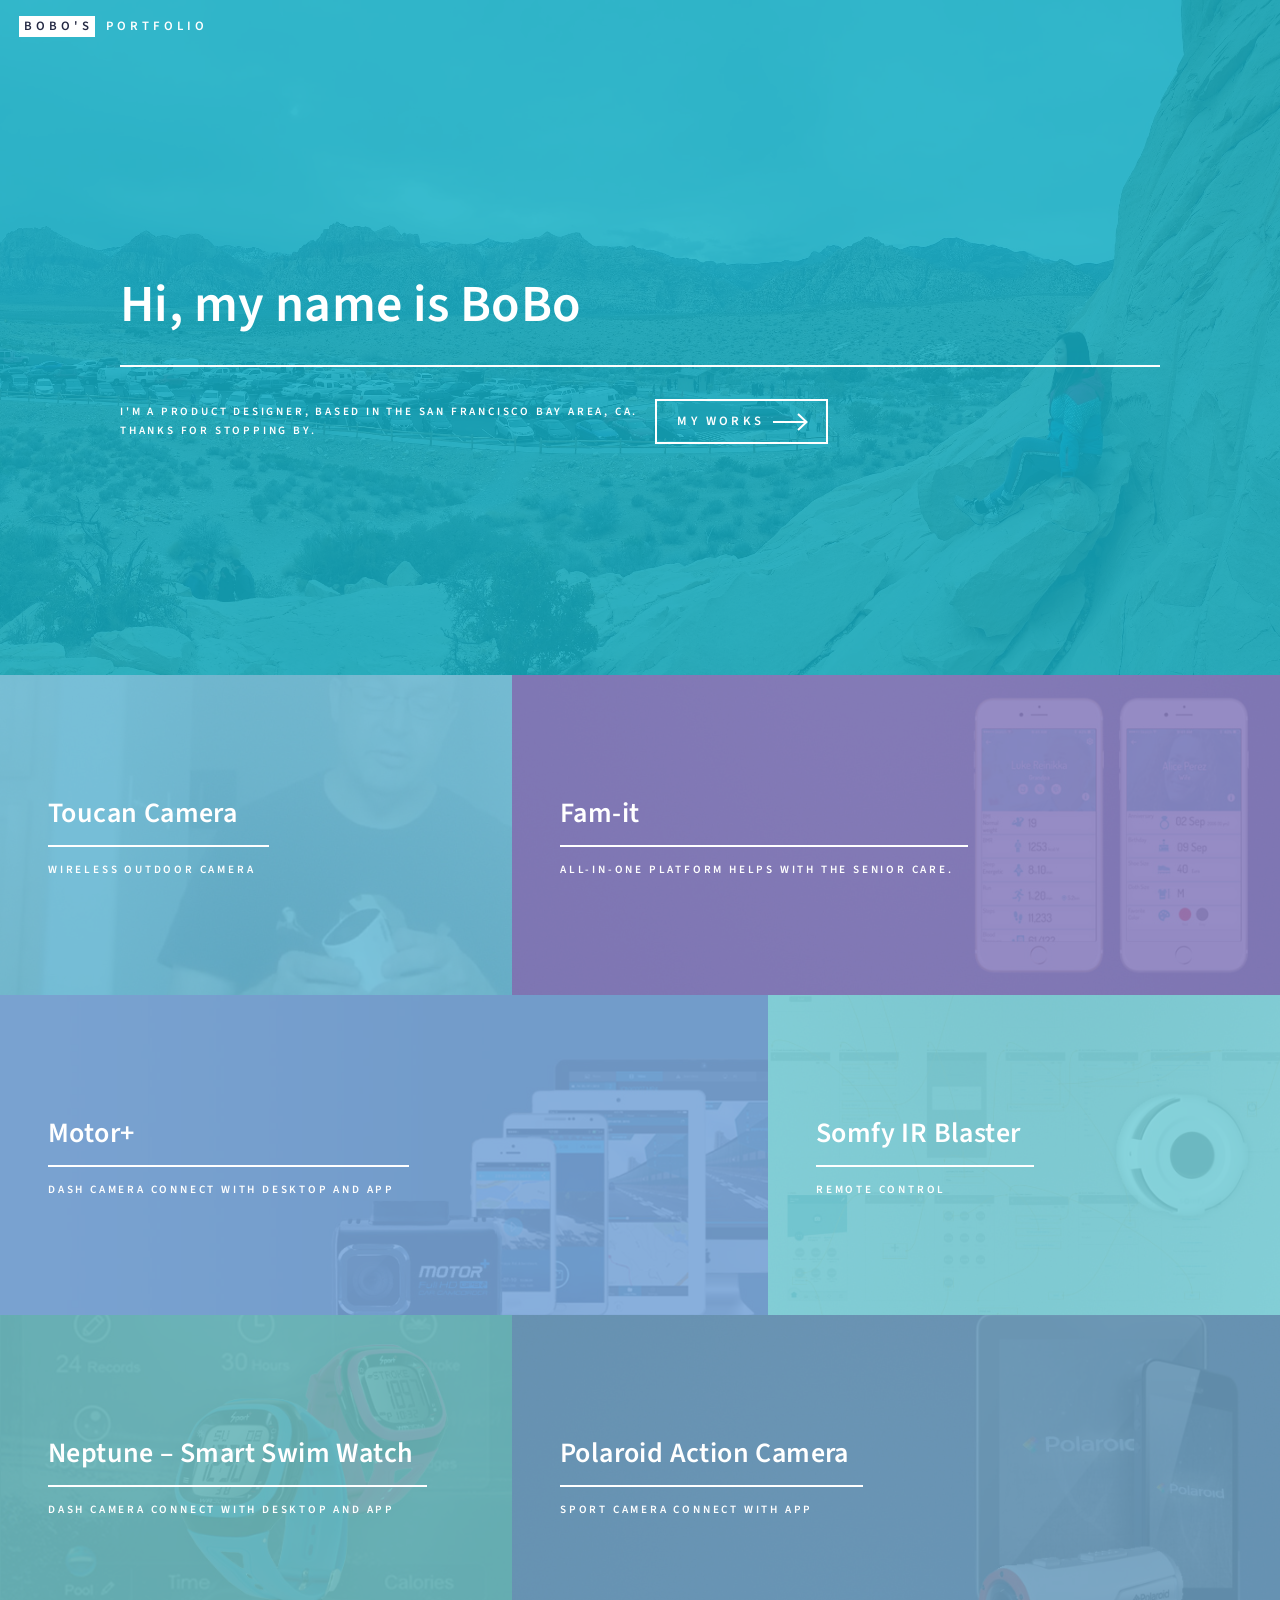
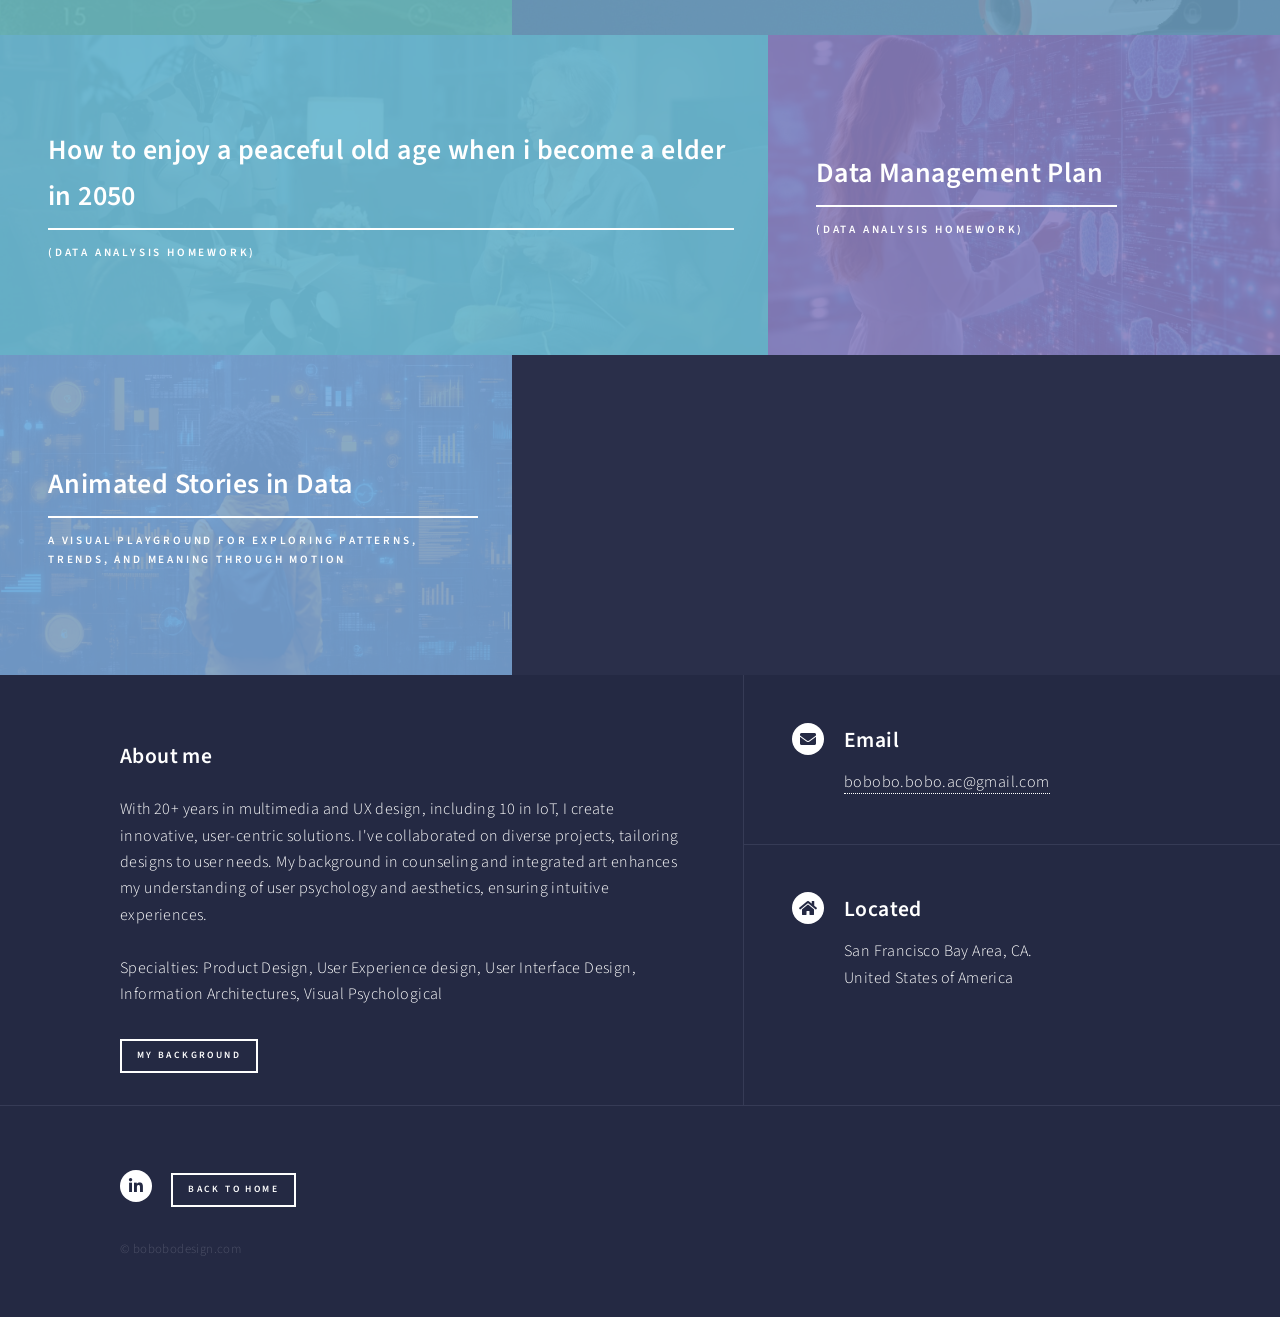
<file: index.html>
<!DOCTYPE HTML>
<html>
	<head>
		<title>BoBoBo's UX design portfolio</title>
		<meta charset="utf-8" />
		<meta name="viewport" content="width=device-width, initial-scale=1, user-scalable=no" />
		<link rel="stylesheet" href="assets/css/main.css" />
		<noscript><link rel="stylesheet" href="assets/css/noscript.css" /></noscript>

		<!-- Google tag (gtag.js) -->
<script async src="https://www.googletagmanager.com/gtag/js?id=G-2B6J5E05LQ"></script>
<script>
  window.dataLayer = window.dataLayer || [];
  function gtag(){dataLayer.push(arguments);}
  gtag('js', new Date());

  gtag('config', 'G-2B6J5E05LQ');
</script>
	</head>
	<body class="is-preload">

		<!-- Wrapper -->
			<div id="wrapper">

				<!-- Header -->
					<header id="header" class="alt">
						<a href="index.html" class="logo"><strong>BoBo's</strong> <span>Portfolio</span></a>
						
					</header>
	
				

				<!-- Banner -->
					<section id="banner" class="major">
						<div class="inner">
							<header class="major">
								<h1>Hi, my name is BoBo</h1>
							</header>
							<div class="content">
								<p>I'm a Product designer, based in the San Francisco Bay Area, CA.<br />
								Thanks for stopping by.</p>
								<ul class="actions">
									<li><a href="#one" class="button next scrolly">My works</a></li>
								</ul>
							</div>
						</div>
					</section>

				<!-- Main -->
					<div id="main">

						<!-- One -->
							<section id="one" class="tiles">
								<article>
									<span class="image">
										<img src="images/pic01.jpg" alt="" />
									</span>
									<header class="major">
										<h3><a href="toucan.html" class="link">Toucan Camera</a></h3>
										<p>Wireless Outdoor Camera</p>
									</header>	
								</article>
								<article>
									<span class="image">
										<img src="images/pic02.jpg" alt="" />
									</span>
									<header class="major">
										<h3><a href="famit.html" class="link">Fam-it</a></h3>
										<p>All-in-one platform helps with the senior care.</p>
									</header>
								</article>
								<article>
									<span class="image">
										<img src="images/motor.jpg" alt="" />
									</span>
									<header class="major">
										<h3><a href="Motorplus.html" class="link">Motor+</a></h3>
										<p>Dash Camera connect with desktop and app</p>
									</header>
								</article>
								<article>
									<span class="image">
										<img src="images/pic04.jpg" alt="" />
									</span>
									<header class="major">
										<h3><a href="somfy.html" class="link">Somfy IR Blaster</a></h3>
										<p>Remote Control</p>
									</header>
								</article>
								<article>
									<span class="image">
										<img src="images/pic05.jpg" alt="" />
									</span>
									<header class="major">
										<h3><a href="Neptune.html" class="link">Neptune – Smart Swim Watch</a></h3>
										<p>Dash Camera connect with desktop and app</p>
									</header>
								</article>
								<article>
									<span class="image">
										<img src="images/pic06.jpg" alt="" />
									</span>
									<header class="major">
										<h3><a href="Polaroid.html" class="link">Polaroid Action Camera</a></h3>
										<p>Sport Camera connect with app</p>
									</header>
								</article>
								<article>
									<span class="image">
										<img src="images/da/da.png" alt="" />
									</span>
									<header class="major">
										<h3><a href="da1.html" class="link">How to enjoy a peaceful old age when i become a elder in 2050 </a></h3>
										<p>(Data Analysis Homework)</p>
									</header>
								</article>
								<article>
									<span class="image">
										<img src="images/da2.jpg" alt="" />
									</span>
									<header class="major">
										<h3><a href="da2.html" class="link">Data Management Plan </a></h3>
										<p>(Data Analysis Homework)</p>
									</header>
								</article>

								<article>
									<span class="image">
										<img src="images/da3_1.png" alt="" />
									</span>
									<header class="major">
										<h3><a href="da3.html" class="link">Animated Stories in Data</a></h3>
										<p>A visual playground for exploring patterns, trends, and meaning through motion</p>
									</header>
								</article>
							</section>

						<!-- Two 
							<section id="two">
								<div class="inner">
									<header class="major">
										<h2>Massa libero</h2>
									</header>
									<p>Nullam et orci eu lorem consequat tincidunt vivamus et sagittis libero. Mauris aliquet magna magna sed nunc rhoncus pharetra. Pellentesque condimentum sem. In efficitur ligula tate urna. Maecenas laoreet massa vel lacinia pellentesque lorem ipsum dolor. Nullam et orci eu lorem consequat tincidunt. Vivamus et sagittis libero. Mauris aliquet magna magna sed nunc rhoncus amet pharetra et feugiat tempus.</p>
									<ul class="actions">
										<li><a href="landing.html" class="button next">Get Started</a></li>
									</ul>
								</div>
							</section> -->

					</div>

				<!-- Contact -->
					<section id="contact">
						<div class="inner">
							<section>
								<div>
									<h3>About me</h3>
									<p>With 20+ years in multimedia and UX design, including 10 in IoT, I create innovative, user-centric solutions. I've collaborated on diverse projects, tailoring designs to user needs. 
										My background in counseling and integrated art enhances my understanding of user psychology and aesthetics, ensuring intuitive experiences.</br></br>

										Specialties: Product Design, User Experience design, User Interface Design, Information Architectures, Visual Psychological
									</p>
								<a class="button small" href="cv.html">My background</a>
								</div>
							</section>
							<section class="split">
								<section>
									<div class="contact-method">
										<span class="icon solid alt fa-envelope"></span>
										<h3>Email</h3>
										<a href="#">bobobo.bobo.ac@gmail.com</a>
									</div>
								</section>
							
							
								<section>
									<div class="contact-method">
										<span class="icon solid alt fa-home"></span>
										<h3>Located</h3>
										<span>San Francisco Bay Area, CA.<br />
										United States of America</span>
									</div>
								</section>
							</section>
						</div>
					</section>

				<!-- Footer -->
					<footer id="footer">
						<div class="inner">
							<ul class="icons">
								
								<li><a href="https://www.linkedin.com/in/boboyee/" class="icon brands alt fa-linkedin-in" target="_blank"><span class="label">LinkedIn</span></a></li>
								<li><a class="button small" href="index.html">Back to home</a></li>
							</ul>
							<ul class="copyright">
								<li>&copy; bobobodesign.com</li>
							</ul>
						</div>
					</footer>

			</div>

		<!-- Scripts -->
			<script src="assets/js/jquery.min.js"></script>
			<script src="assets/js/jquery.scrolly.min.js"></script>
			<script src="assets/js/jquery.scrollex.min.js"></script>
			<script src="assets/js/browser.min.js"></script>
			<script src="assets/js/breakpoints.min.js"></script>
			<script src="assets/js/util.js"></script>
			<script src="assets/js/main.js"></script>

	</body>
</html>
</file>
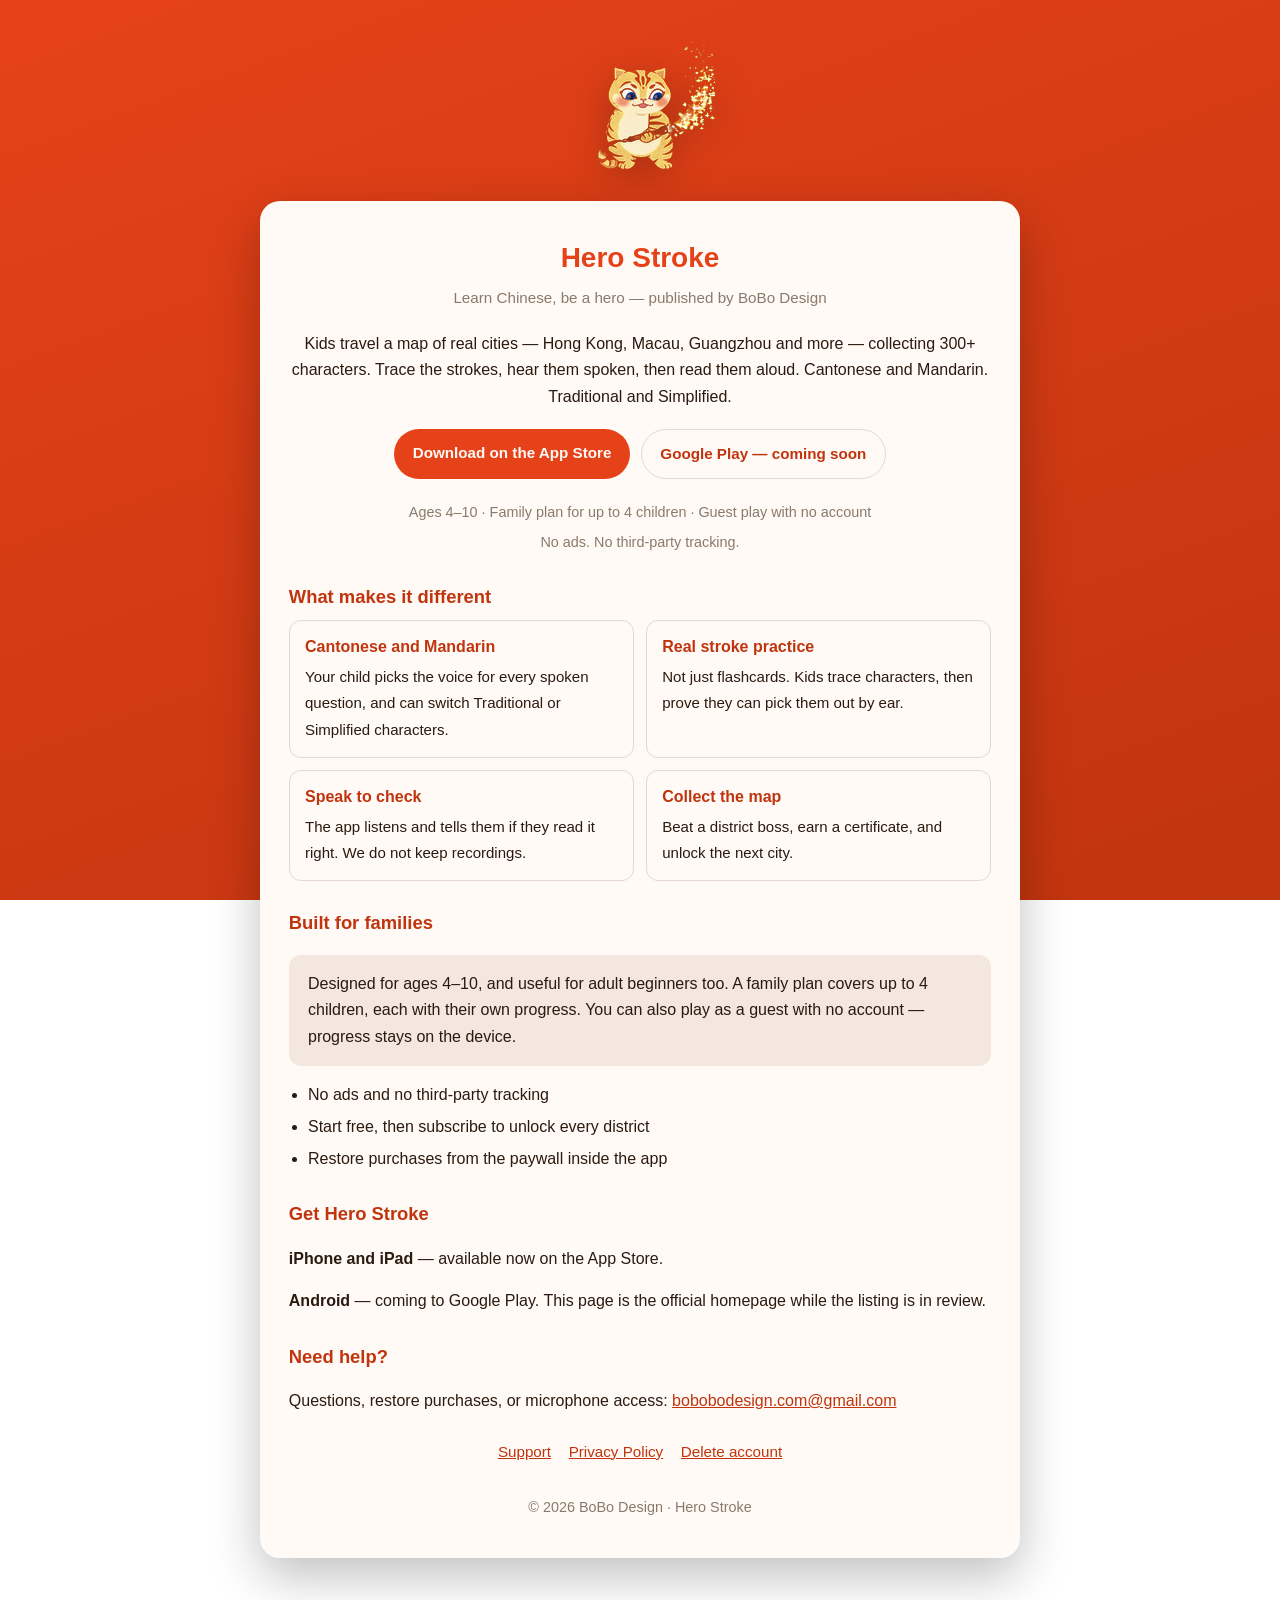
<file: herostroke/index.html>
<!DOCTYPE html>
<html lang="en">
<head>
  <meta charset="utf-8">
  <meta name="viewport" content="width=device-width, initial-scale=1">
  <title>Hero Stroke — Learn Chinese, be a hero</title>
  <meta name="description" content="Hero Stroke turns learning Chinese into an adventure. Kids travel real cities, collect 300+ characters, and practise stroke order, listening, and speaking in Cantonese and Mandarin. No ads. No tracking.">
  <meta name="theme-color" content="#e64219">
  <link rel="canonical" href="https://bobobodesign.com/herostroke/">
  <style>
    * { box-sizing: border-box; }
    body {
      margin: 0;
      padding: 2.2rem 1rem 3.5rem;
      font: 16px/1.65 -apple-system, BlinkMacSystemFont, "Segoe UI", Roboto, Helvetica, Arial, sans-serif;
      color: #2b1a10;
      background: #e64219;
      background: linear-gradient(160deg, #e64219 0%, #c0340e 100%);
      background-attachment: fixed;
    }
    .tiger {
      display: block;
      width: 150px;
      height: 150px;
      margin: 0 auto 1rem;
      filter: drop-shadow(0 8px 18px rgba(0,0,0,.28));
    }
    .card {
      max-width: 760px;
      margin: 0 auto;
      background: #fffaf5;
      border-radius: 20px;
      padding: 2.1rem 1.8rem 2.4rem;
      box-shadow: 0 18px 50px rgba(0,0,0,.25);
    }
    h1 {
      font-size: 1.75rem;
      margin: 0 0 .25rem;
      color: #e64219;
      text-align: center;
    }
    .tag {
      color: #8a7a6c;
      font-size: .95rem;
      margin: 0 0 1.3rem;
      text-align: center;
    }
    .lede {
      margin: 0 0 1.2rem;
      text-align: center;
      color: #2b1a10;
    }
    .cta {
      display: flex;
      flex-wrap: wrap;
      gap: .7rem;
      justify-content: center;
      margin: 0 0 1.4rem;
    }
    .btn {
      display: inline-block;
      text-decoration: none;
      font-weight: 600;
      font-size: .95rem;
      padding: .7rem 1.15rem;
      border-radius: 999px;
    }
    .btn-primary {
      background: #e64219;
      color: #fffaf5;
    }
    .btn-primary:hover { background: #c0340e; }
    .btn-ghost {
      background: #fffaf5;
      color: #c0340e;
      border: 1.5px solid #e6d8ce;
    }
    .fine {
      text-align: center;
      color: #8a7a6c;
      font-size: .9rem;
      margin: 0 0 .4rem;
    }
    h2 {
      font-size: 1.15rem;
      margin: 1.7rem 0 .45rem;
      color: #c0340e;
    }
    a { color: #c0340e; }
    .box {
      background: #f4e7df;
      border-radius: 12px;
      padding: 1rem 1.2rem;
      margin: 1rem 0;
    }
    .grid {
      display: grid;
      grid-template-columns: 1fr 1fr;
      gap: .75rem;
      margin: .4rem 0 0;
    }
    .item {
      background: #fffaf5;
      border: 1px solid #e6d8ce;
      border-radius: 12px;
      padding: .85rem .95rem;
    }
    .item strong {
      display: block;
      color: #c0340e;
      margin-bottom: .2rem;
    }
    .item span { color: #2b1a10; font-size: .94rem; }
    ul { padding-left: 1.2rem; margin: .4rem 0 0; }
    li { margin: .35rem 0; }
    nav.links {
      display: flex;
      flex-wrap: wrap;
      gap: .8rem 1.1rem;
      justify-content: center;
      margin-top: 1.5rem;
      font-size: .95rem;
    }
    footer {
      margin-top: 2rem;
      color: #8a7a6c;
      font-size: .9rem;
      text-align: center;
    }
    @media (max-width: 640px) {
      .grid { grid-template-columns: 1fr; }
      .card { padding: 1.6rem 1.2rem 2rem; }
    }
  </style>
</head>
<body>
  <img class="tiger" src="tiger.apng" alt="Hero Stroke tiger">

  <div class="card">
    <h1>Hero Stroke</h1>
    <p class="tag">Learn Chinese, be a hero — published by BoBo Design</p>
    <p class="lede">
      Kids travel a map of real cities — Hong Kong, Macau, Guangzhou and more —
      collecting 300+ characters. Trace the strokes, hear them spoken, then
      read them aloud. Cantonese and Mandarin. Traditional and Simplified.
    </p>

    <div class="cta">
      <a class="btn btn-primary" href="https://apps.apple.com/us/app/herostroke-learn-chinese/id6792329033">Download on the App Store</a>
      <a class="btn btn-ghost" href="#android">Google Play — coming soon</a>
    </div>
    <p class="fine">Ages 4–10 · Family plan for up to 4 children · Guest play with no account</p>
    <p class="fine">No ads. No third-party tracking.</p>

    <h2>What makes it different</h2>
    <div class="grid">
      <div class="item">
        <strong>Cantonese and Mandarin</strong>
        <span>Your child picks the voice for every spoken question, and can switch Traditional or Simplified characters.</span>
      </div>
      <div class="item">
        <strong>Real stroke practice</strong>
        <span>Not just flashcards. Kids trace characters, then prove they can pick them out by ear.</span>
      </div>
      <div class="item">
        <strong>Speak to check</strong>
        <span>The app listens and tells them if they read it right. We do not keep recordings.</span>
      </div>
      <div class="item">
        <strong>Collect the map</strong>
        <span>Beat a district boss, earn a certificate, and unlock the next city.</span>
      </div>
    </div>

    <h2>Built for families</h2>
    <div class="box">
      Designed for ages 4–10, and useful for adult beginners too. A family plan
      covers up to 4 children, each with their own progress. You can also play
      as a guest with no account — progress stays on the device.
    </div>
    <ul>
      <li>No ads and no third-party tracking</li>
      <li>Start free, then subscribe to unlock every district</li>
      <li>Restore purchases from the paywall inside the app</li>
    </ul>

    <h2 id="android">Get Hero Stroke</h2>
    <p><strong>iPhone and iPad</strong> — available now on the App Store.</p>
    <p><strong>Android</strong> — coming to Google Play. This page is the official homepage while the listing is in review.</p>

    <h2>Need help?</h2>
    <p>
      Questions, restore purchases, or microphone access:
      <a href="mailto:bobobodesign.com@gmail.com">bobobodesign.com@gmail.com</a>
    </p>
    <nav class="links">
      <a href="support.html">Support</a>
      <a href="privacy.html">Privacy Policy</a>
      <a href="delete-account.html">Delete account</a>
    </nav>

    <footer>© 2026 BoBo Design · Hero Stroke</footer>
  </div>
</body>
</html>
</file>
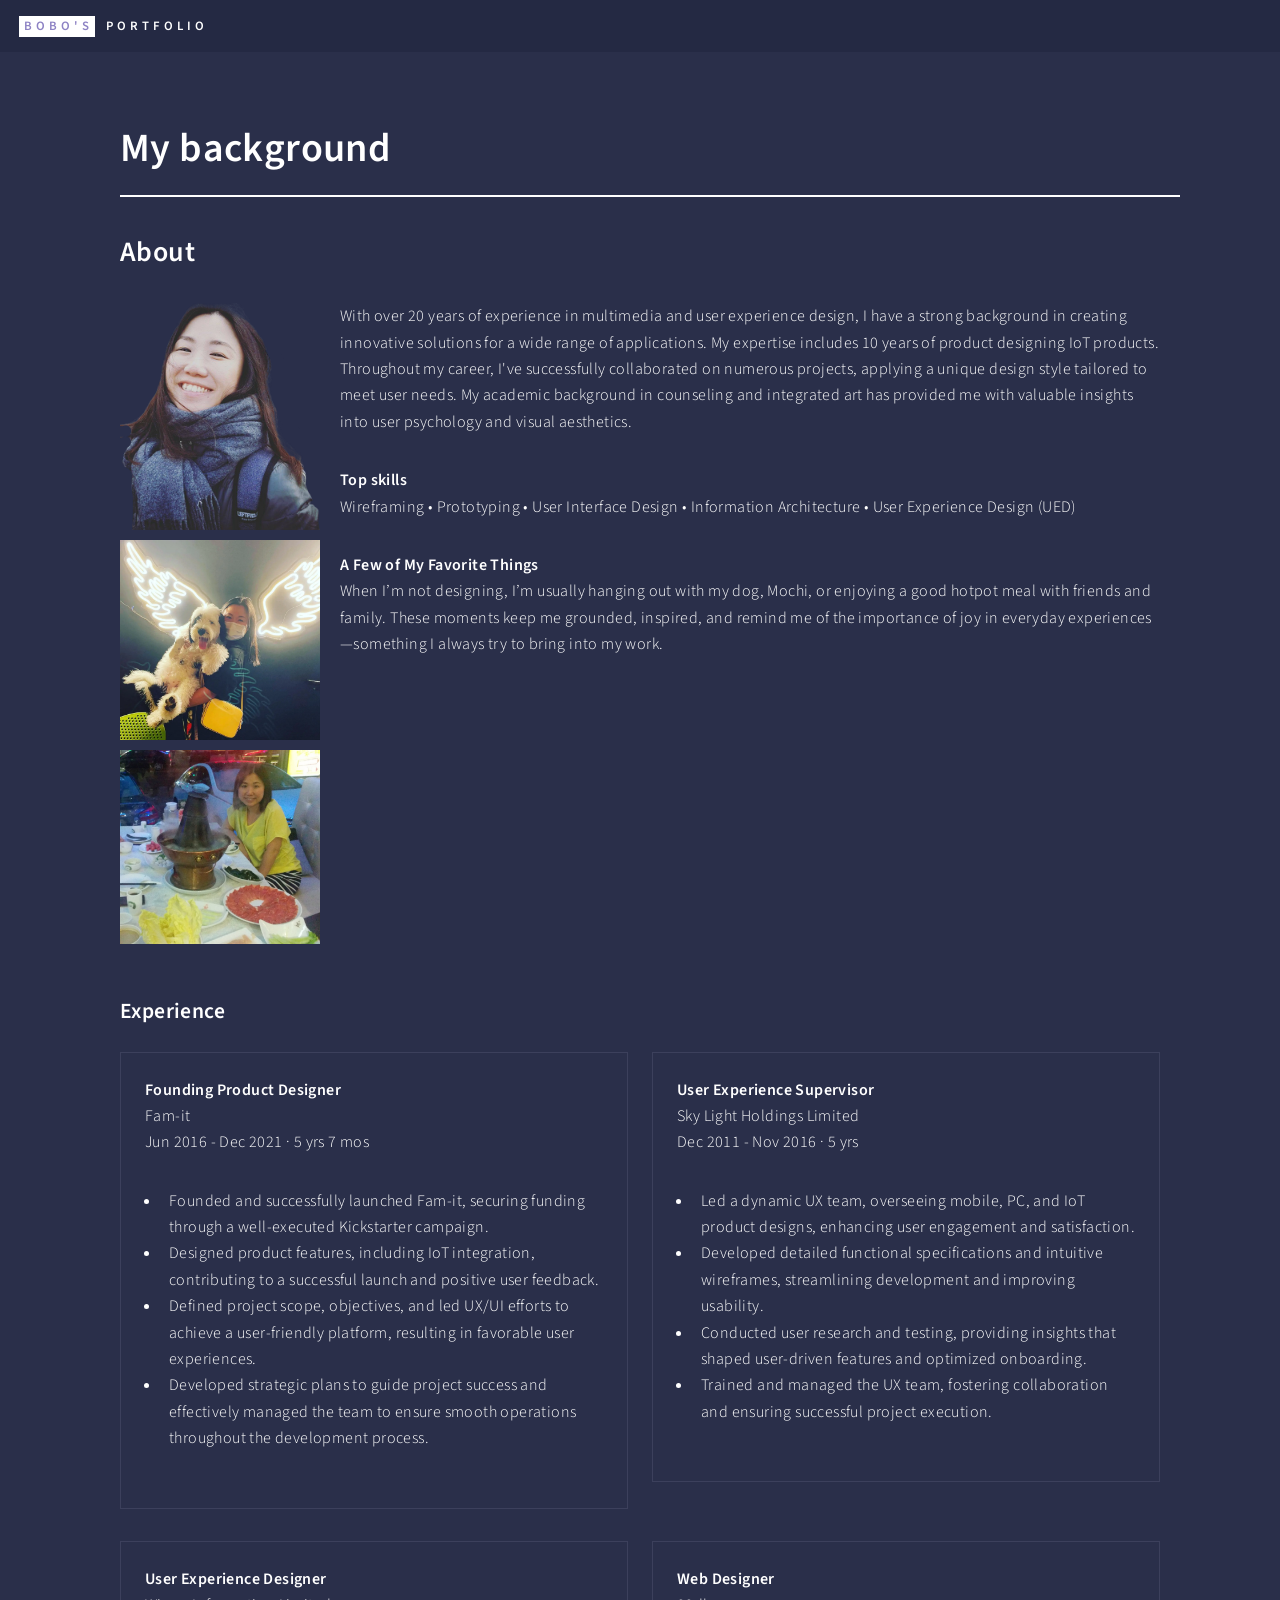
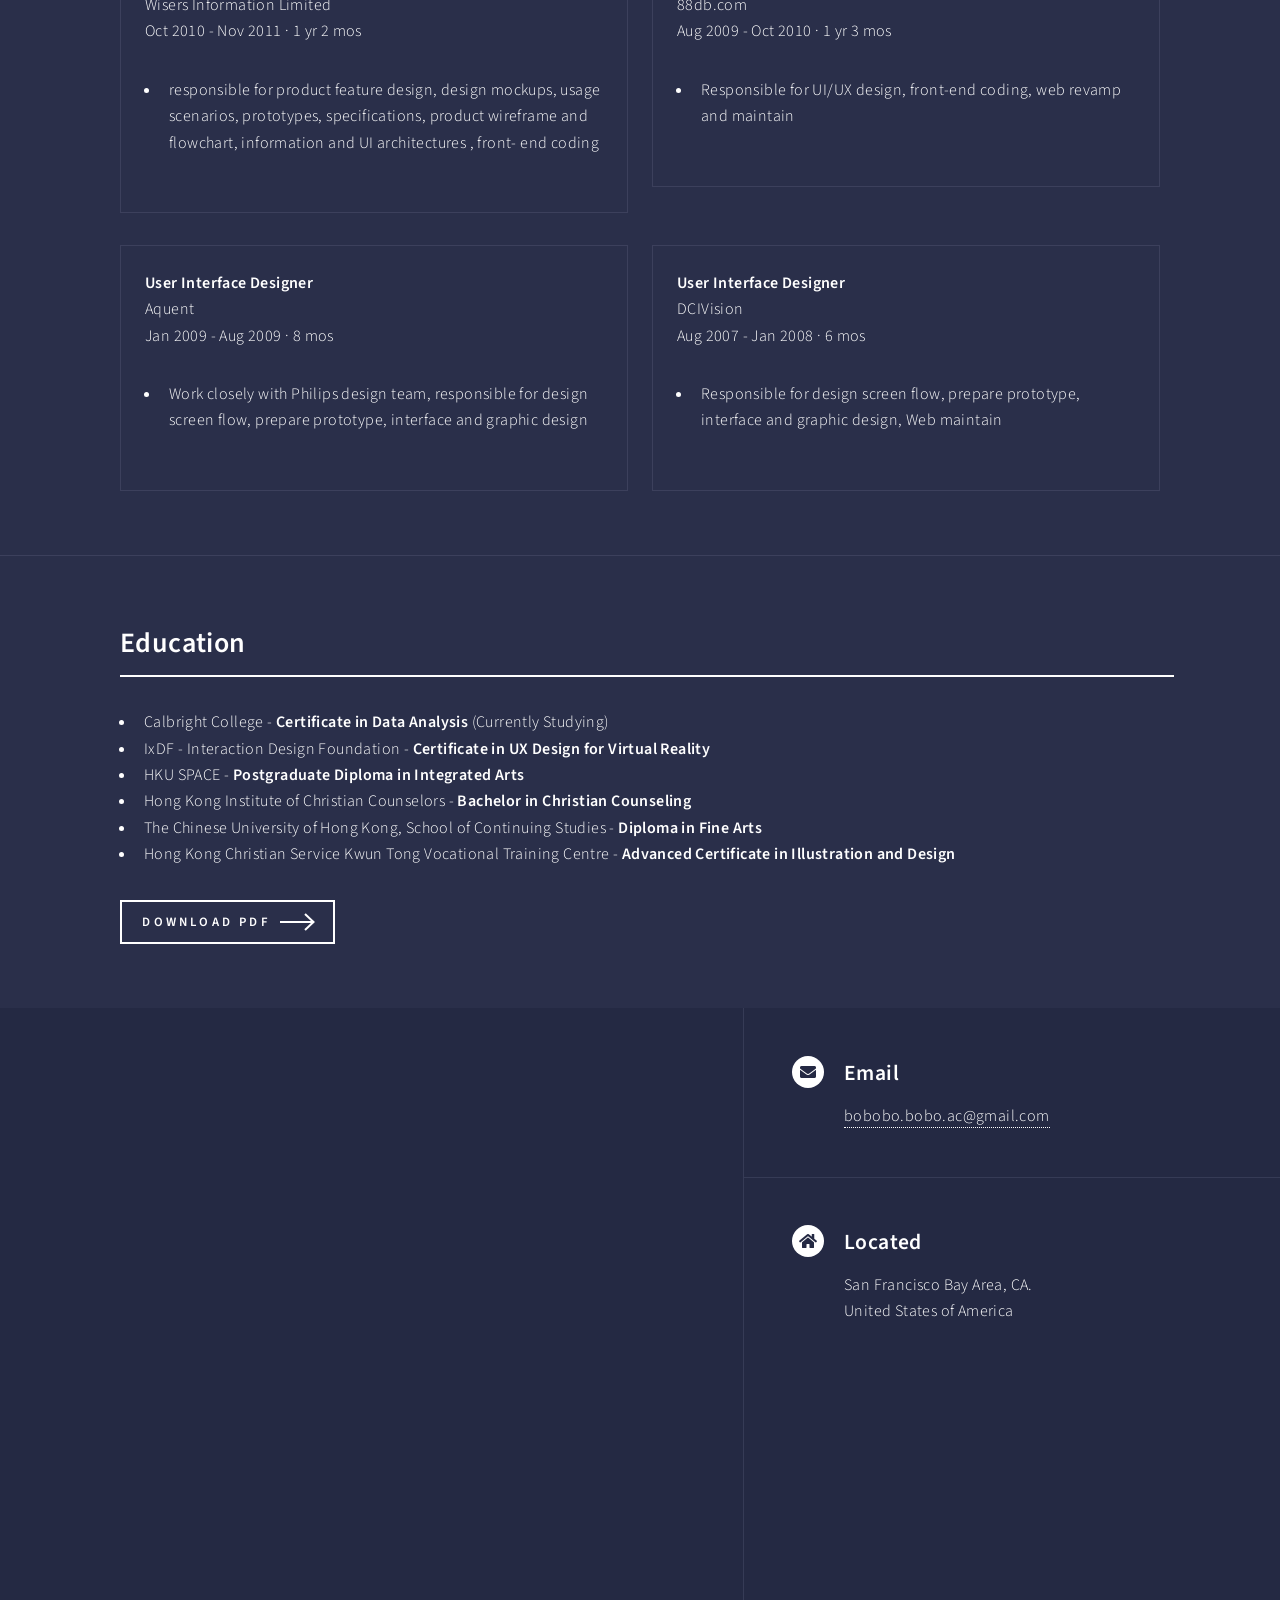
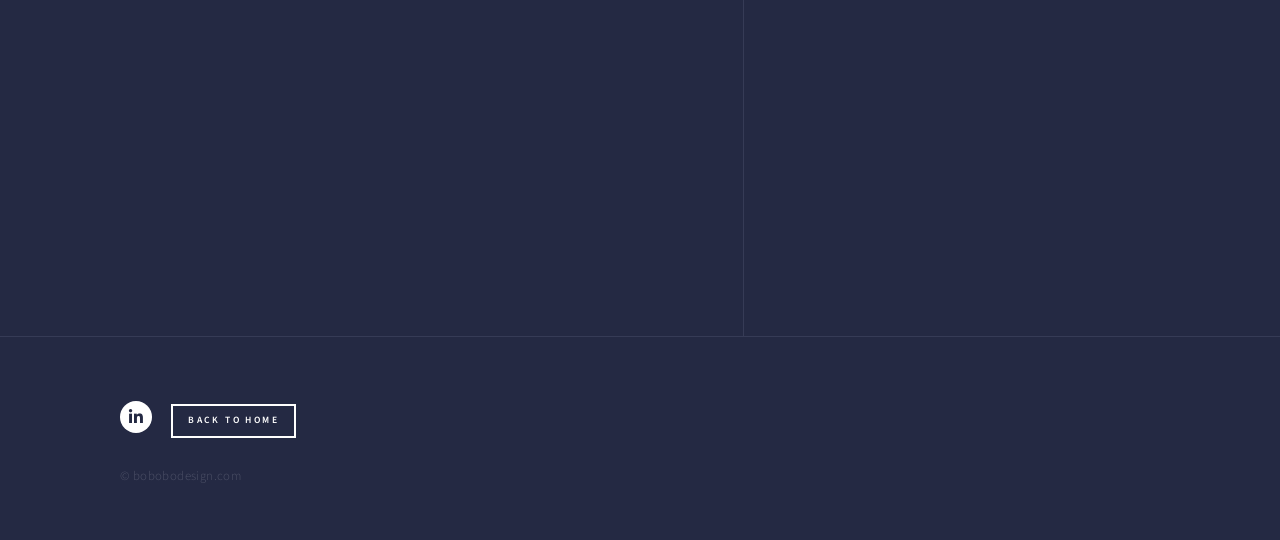
<file: CV.html>
<html>
	<head>
		<title>My background</title>
		<meta charset="utf-8" />
		<meta name="viewport" content="width=device-width, initial-scale=1, user-scalable=no" />
		<link rel="stylesheet" href="assets/css/main.css" />
		<noscript><link rel="stylesheet" href="assets/css/noscript.css" /></noscript>

<!-- Google tag (gtag.js) -->
<script async src="https://www.googletagmanager.com/gtag/js?id=G-2B6J5E05LQ"></script>
<script>
  window.dataLayer = window.dataLayer || [];
  function gtag(){dataLayer.push(arguments);}
  gtag('js', new Date());

  gtag('config', 'G-2B6J5E05LQ');
</script>

	</head>
	<body class="is-preload">

		<!-- Wrapper -->
			<div id="wrapper">

				<!-- Header -->
				<!-- Note: The "styleN" class below should match that of the banner element. -->
					<header id="header" class="alt style2">
						<a href="index.html" class="logo"><strong>BoBo's</strong> <span>Portfolio</span></a>
						
						
					</header>


				<!-- Main -->
					<div id="main">

					<!-- One-->
                     <section id="one">
                        <div class="inner">
                            <header class="major">
                                <h1>My background </h1>     
                            </header>
                        <h2 id="content">About</h2>
                        <div style="display: flex; align-items: flex-start;">
                            <!-- Left: Images stacked vertically -->
                            <div style="display: flex; flex-direction: column; gap: 10px; margin-right: 20px; margin-bottom: 50px;">
                              <img src="images/id.png" alt="ID Photo" style="width: 200px; height: auto;">
                              <img src="images/mochi.jpeg.webp" alt="Mochi" style="width: 200px; height: auto;">
                              <img src="images/hotpot.jpg" alt="Hotpot" style="width: 200px; height: auto;">
                            </div>
                          
                            <!-- Right: Text content -->
                            <div>
                              <p>
                                With over 20 years of experience in multimedia and user experience design, I have a strong background in creating innovative solutions for a wide range of applications. My expertise includes 10 years of product designing IoT products. Throughout my career, I've successfully collaborated on numerous projects, applying a unique design style tailored to meet user needs. 
                                My academic background in counseling and integrated art has provided me with valuable insights into user psychology and visual aesthetics.
                              </p> 
                          
                              <p>
                                <b>Top skills</b><br/>
                                Wireframing • Prototyping • User Interface Design • Information Architecture • User Experience Design (UED)
                              </p>
                          
                              <p>
                                <b>A Few of My Favorite Things</b><br/>
                                When I’m not designing, I’m usually hanging out with my dog, Mochi, or enjoying a good hotpot meal with friends and family. These moments keep me grounded, inspired, and remind me of the importance of joy in everyday experiences—something I always try to bring into my work.
                              </p>
                            </div>
                          </div>
                          
                            
                        <div class="newblock">
                            <h3>Experience</h3>
                            <div class="row">

                      
                            <div class="col-6 col-12-small">
                               
                            <div class="box">
                                <p><b> Founding Product Designer</b><br/>
                                Fam-it<br/>
                                Jun 2016 - Dec 2021 · 5 yrs 7 mos<br/>
                            <ul>
                                <li>Founded and successfully launched Fam-it, securing funding through a well-executed Kickstarter campaign.</li>
                                 <li>Designed product features, including IoT integration, contributing to a successful launch and positive user feedback.</li>
                                <li>Defined project scope, objectives, and led UX/UI efforts to achieve a user-friendly platform, resulting in favorable user experiences.</li>
                                 <li>Developed strategic plans to guide project success and effectively managed the team to ensure smooth operations throughout the development process.</li>
                            </ul>
                                </p>
                               </div>
                                
                            </div>
                            <div class="col-6 col-12-small">
                                
                                <div class="box">
                                    <p><b>User Experience Supervisor</b><br/>
                                        Sky Light Holdings Limited<br/>
                                        Dec 2011 - Nov 2016 · 5 yrs<br/>
                                <ul>
                                    <li>Led a dynamic UX team, overseeing mobile, PC, and IoT product designs, enhancing user engagement and satisfaction.</li>  
                                    <li>Developed detailed functional specifications and intuitive wireframes, streamlining development and improving usability.</li>  
                                    <li>Conducted user research and testing, providing insights that shaped user-driven features and optimized onboarding.</li>  
                                    <li>Trained and managed the UX team, fostering collaboration and ensuring successful project execution.</li>
                                    
                                </ul>
                                    </p>
                                   </div>

                                   
                            </div>
                        
                            </div>

                            <div class="row">

                      
                                <div class="col-6 col-12-small">
                                   
                                <div class="box">
                                    <p><b>User Experience Designer</b><br/>
                                    Wisers Information Limited<br/>
                                    Oct 2010 - Nov 2011 · 1 yr 2 mos<br/>
                                <ul>
                                    <li>responsible for product feature design, design mockups, usage scenarios, prototypes,
                                        specifications, product wireframe and flowchart, information and UI architectures , front-
                                        end coding</li>
                                    
                                </ul>
                                    </p>
                                   </div>
                                    
                                </div>
                                <div class="col-6 col-12-small">
                                    
                                    <div class="box">
                                        <p><b>Web Designer</b><br/>
                                            88db.com<br/>
                                            Aug 2009 - Oct 2010 · 1 yr 3 mos<br/>
                                    <ul>
                                        <li>Responsible for UI/UX design, front-end coding, web revamp and maintain</li>  
                                        
                                        
                                    </ul>
                                        </p>
                                       </div>
    
                                       
                                </div>
                            
                                </div>

                                <div class="row">

                      
                                    <div class="col-6 col-12-small">
                                       
                                    <div class="box">
                                        <p><b>User Interface Designer</b><br/>
                                            Aquent<br/>
                                            Jan 2009 - Aug 2009 · 8 mos<br/>
                                    <ul>
                                        <li>Work closely with Philips design team, responsible for design screen flow, prepare prototype, interface and graphic design</li>
                                        
                                    </ul>
                                        </p>
                                       </div>
                                        
                                    </div>
                                    <div class="col-6 col-12-small">
                                        
                                        <div class="box">
                                            <p><b>User Interface Designer</b><br/>
                                                DCIVision<br/>
                                                Aug 2007 - Jan 2008 · 6 mos<br/>
                                        <ul>
                                            <li>Responsible for design screen flow, prepare prototype, interface and graphic design, Web
                                                maintain</li>  
                                            
                                            
                                        </ul>
                                            </p>
                                           </div>
        
                                           
                                    </div>
                                
                                    </div>

                        </div>
                    </div>

                     </section>

            

						<!-- Two -->
							

						<!-- Three -->
							<section id="three">
								<div class="inner">
									<header class="major">
										<h2>Education</h2>
									</header>
									<ul>
                                        <li>Calbright College - <strong>Certificate in Data Analysis</strong> (Currently Studying)</li>
                                        <li>IxDF - Interaction Design Foundation - <strong>Certificate in UX Design for Virtual Reality</strong></li>
                                        <li>HKU SPACE - <strong>Postgraduate Diploma in Integrated Arts</strong></li>
                                        <li>Hong Kong Institute of Christian Counselors - <strong>Bachelor in Christian Counseling</strong></li>
                                        <li>The Chinese University of Hong Kong, School of Continuing Studies - <strong>Diploma in Fine Arts</strong></li>
                                        <li>Hong Kong Christian Service Kwun Tong Vocational Training Centre - <strong>Advanced Certificate in Illustration and Design</strong></li>
                                    </ul>
                                    
									
									<ul class="actions">
                                        <li><a href="assets/cv.pdf" class="button next scrolly">Download PDF</a></li>
                                    </ul>
								</div> 
                                
							</section>

					</div>

				<!-- Contact -->
				<section id="contact">
					<div class="inner">
						<section>
							<div>
							
								<p><iframe src="https://docs.google.com/forms/d/e/1FAIpQLSeEJbxubtVZORQdq_fiPaU7hlSPj6AVjhvHzu0TbjJ9cH4Dbw/viewform?embedded=true" width="100%" height="800" frameborder="0" marginheight="0" marginwidth="0">Loading…</iframe>

								</p>
							
							</div>
						</section>
						<section class="split">
							<section>
								<div class="contact-method">
									<span class="icon solid alt fa-envelope"></span>
									<h3>Email</h3>
									<a href="#">bobobo.bobo.ac@gmail.com</a>
								</div>
							</section>
						
						
							<section>
								<div class="contact-method">
									<span class="icon solid alt fa-home"></span>
									<h3>Located</h3>
									<span>San Francisco Bay Area, CA.<br />
									United States of America</span>
								</div>
							</section>
						</section>
					</div>
				</section>

				<!-- Footer -->
					<footer id="footer">
                        
						<div class="inner">
							<ul class="icons">
								
								<li><a href="https://www.linkedin.com/in/boboyee/" class="icon brands alt fa-linkedin-in" target="_blank"><span class="label">LinkedIn</span></a></li>
                                <li><a class="button small" href="index.html">Back to home</a></li>
							</ul>
							<ul class="copyright">
									<li>&copy; bobobodesign.com</li>
							</ul>
						</div>
					</footer>

			</div>

		<!-- Scripts -->
			<script src="assets/js/jquery.min.js"></script>
			<script src="assets/js/jquery.scrolly.min.js"></script>
			<script src="assets/js/jquery.scrollex.min.js"></script>
			<script src="assets/js/browser.min.js"></script>
			<script src="assets/js/breakpoints.min.js"></script>
			<script src="assets/js/util.js"></script>
			<script src="assets/js/main.js"></script>

	</body>
</html>
</file>
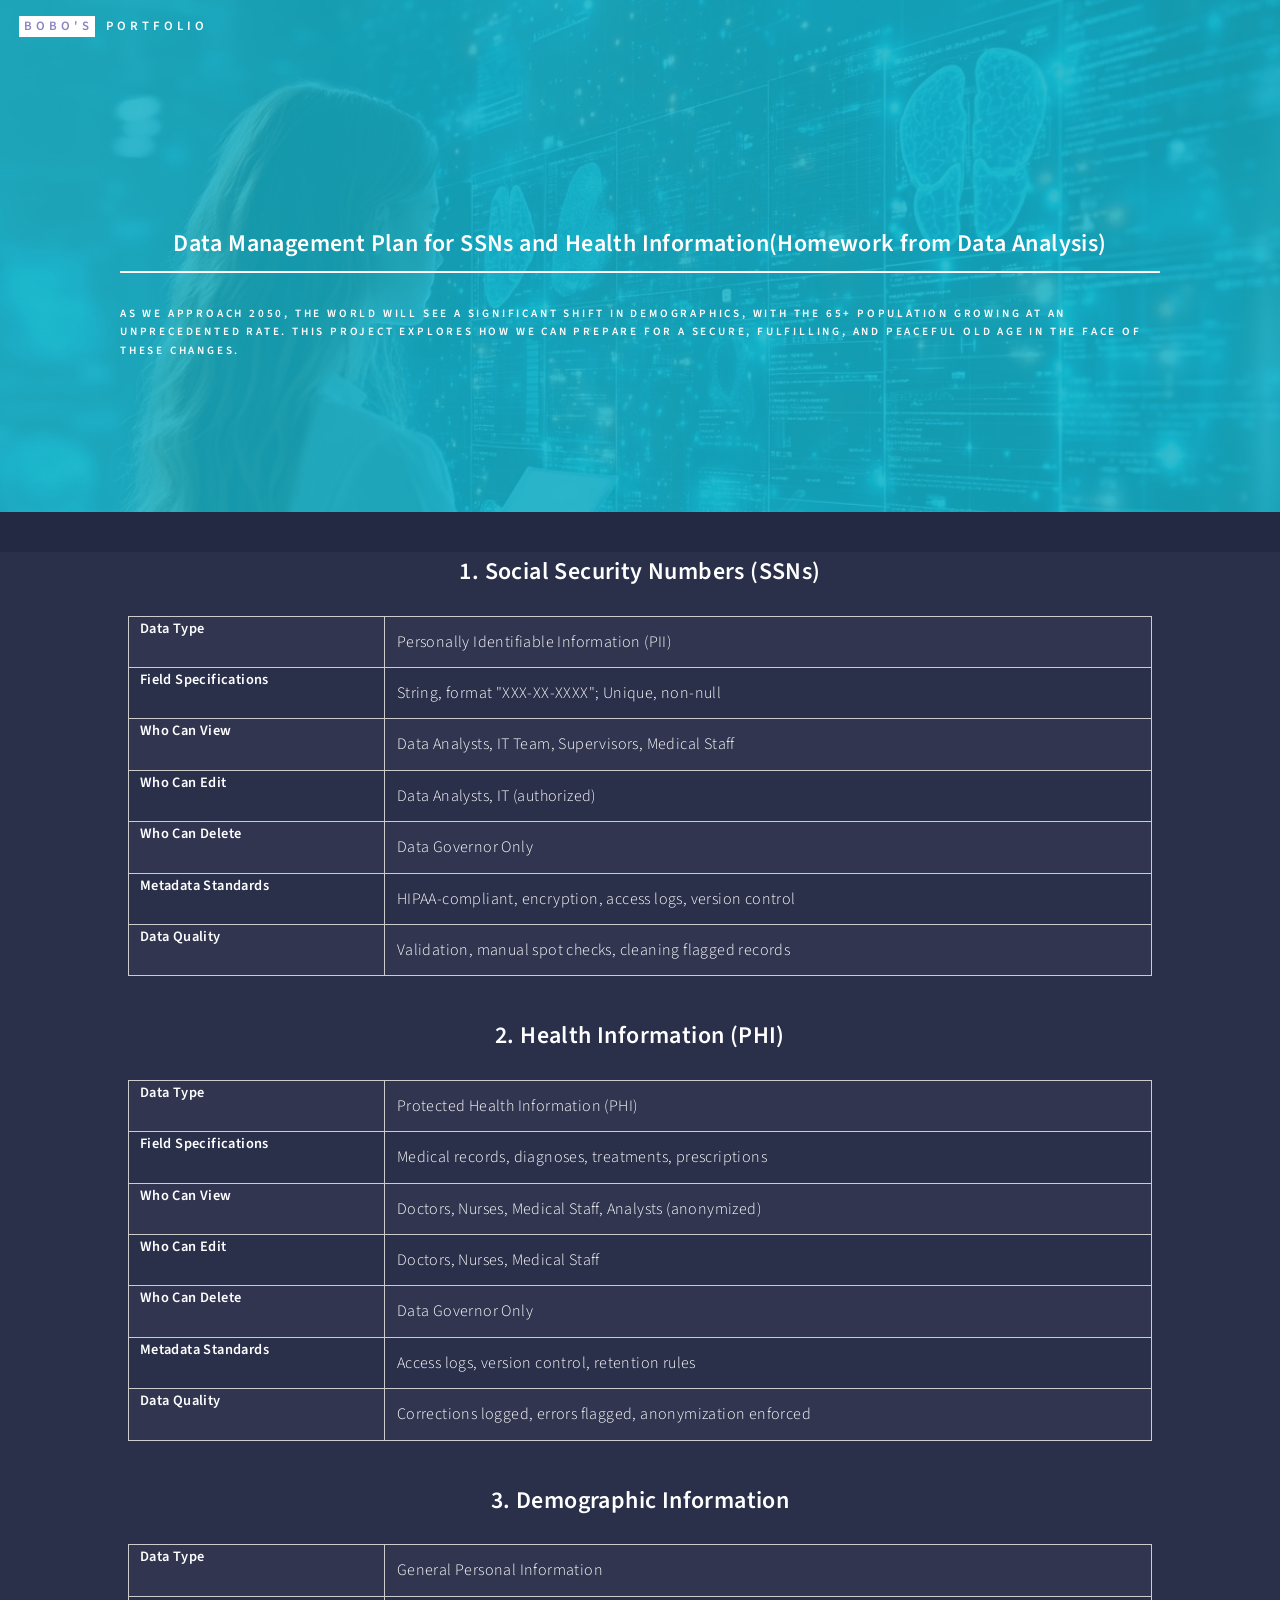
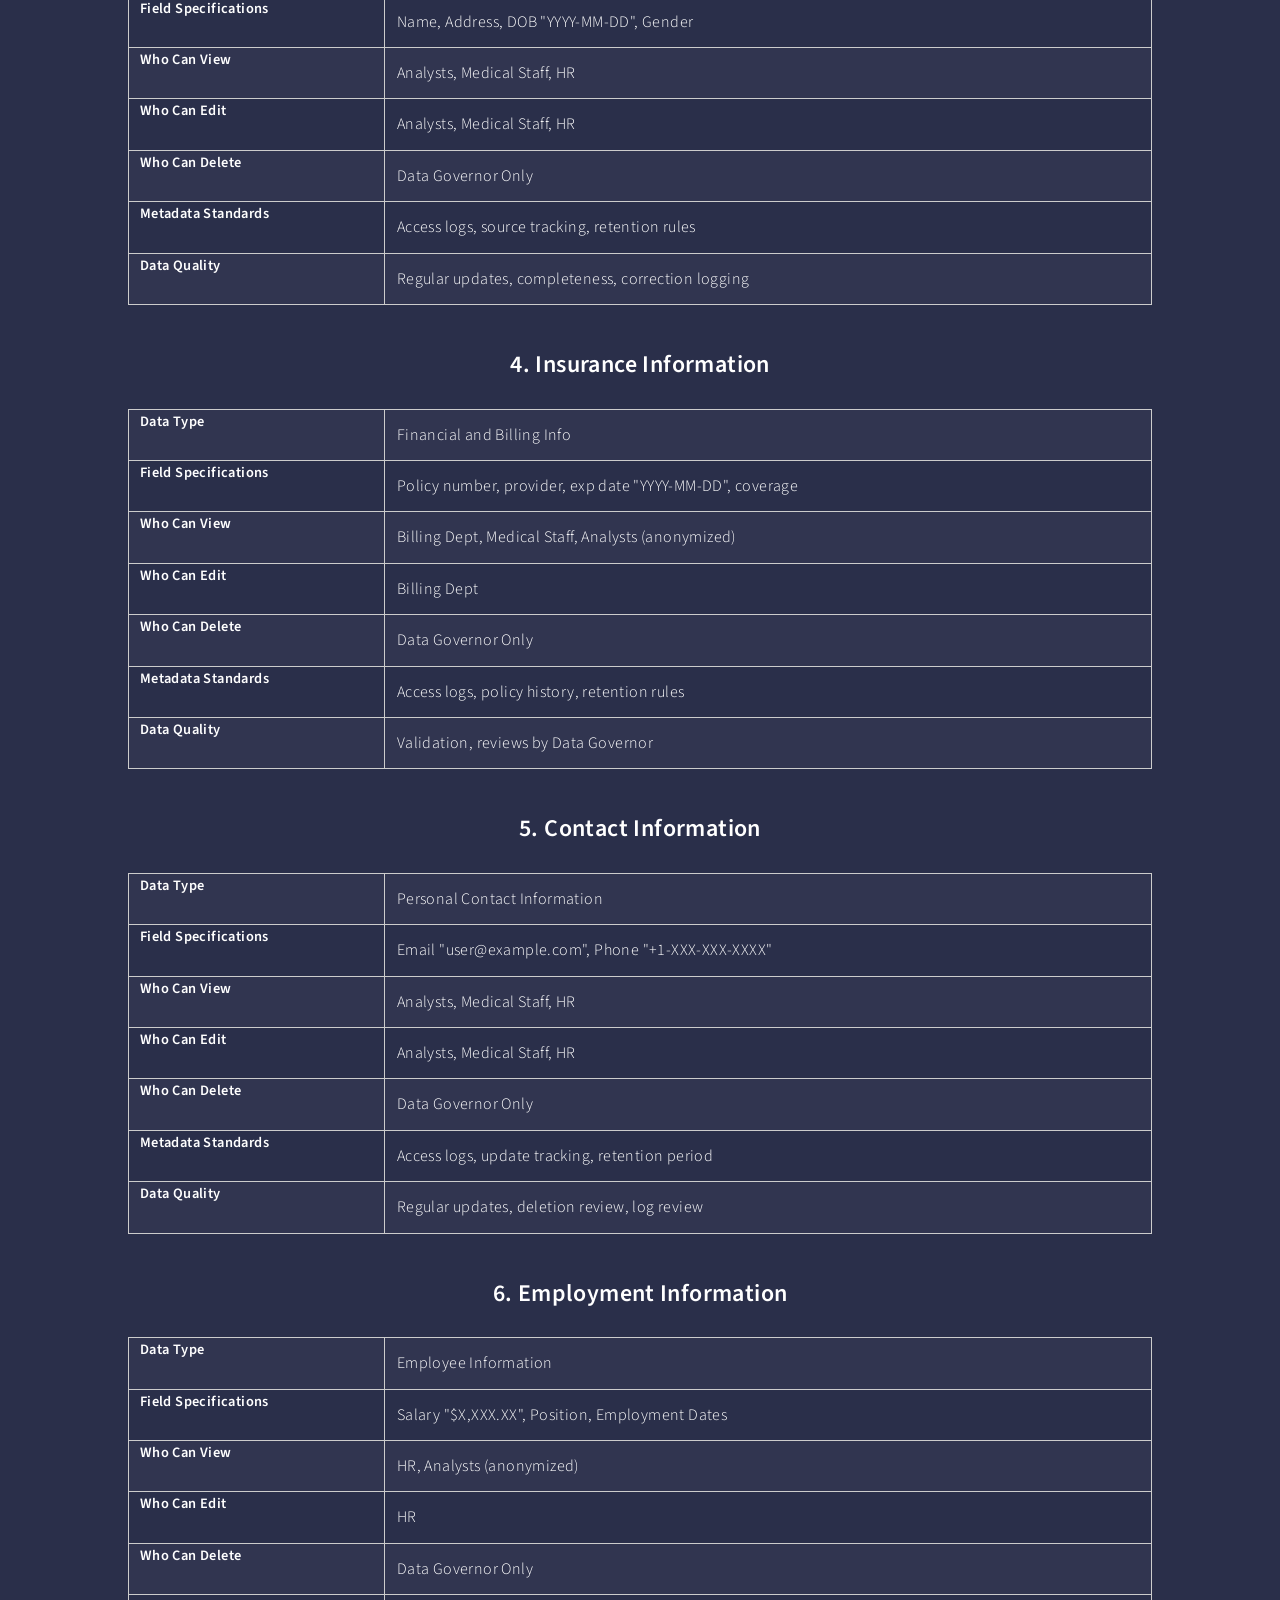
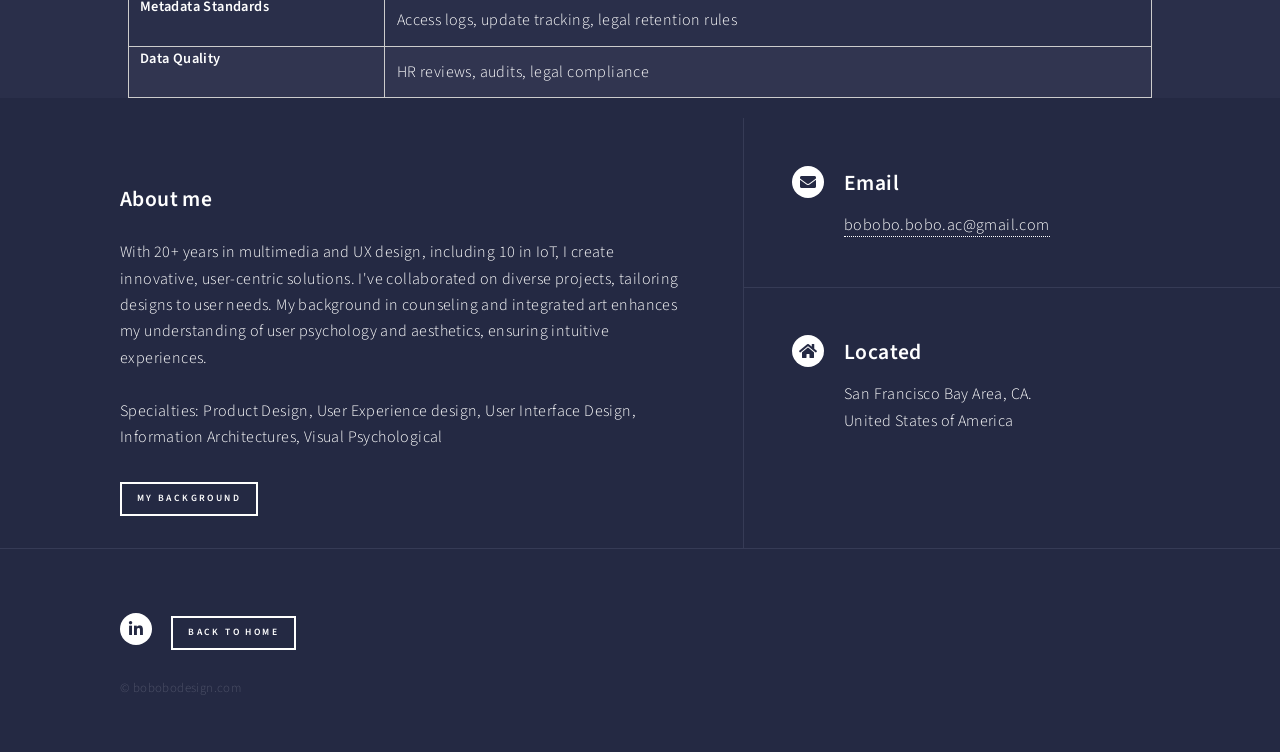
<file: DA2.html>
<html>
	<head>
		<title>Data Management Plan for SSNs and Health
            Information (Data Analysis Homework)
        </title>
		<meta charset="utf-8" />
		<meta name="viewport" content="width=device-width, initial-scale=1, user-scalable=no" />
		<link rel="stylesheet" href="assets/css/main.css" />
		<noscript><link rel="stylesheet" href="assets/css/noscript.css" /></noscript>
		<!-- Google tag (gtag.js) -->
<script async src="https://www.googletagmanager.com/gtag/js?id=G-2B6J5E05LQ"></script>
<script>
  window.dataLayer = window.dataLayer || [];
  function gtag(){dataLayer.push(arguments);}
  gtag('js', new Date());

  gtag('config', 'G-2B6J5E05LQ');
</script>
	</head>
	<body class="is-preload">

		<!-- Wrapper -->
			<div id="wrapper">

				<!-- Header -->
				<!-- Note: The "styleN" class below should match that of the banner element. -->
					<header id="header" class="alt style2">
						<a href="index.html" class="logo"><strong>BoBo's</strong> <span>Portfolio</span></a>
						
						
					</header>

				

				<!-- Banner -->
				<!-- Note: The "styleN" class below should match that of the header element. -->
					<section id="banner" class="style2">
						<div class="inner">
							<span class="image">
								<img src="images/da2.jpg" alt="" />
							</span>
							<header class="major">
								<h2>Data Management Plan for SSNs and Health Information(Homework from Data Analysis)</h2>
							</header>
							<div class="content">
								<p>As we approach 2050, the world will see a significant shift in demographics, with the 65+ population growing at an unprecedented rate. This project explores how we can prepare for a secure, fulfilling, and peaceful old age in the face of these changes.</p>
								
							</div>
						</div>
					</section>

				<!-- Main -->
					<div id="main">

					<section>
                        <style>
                            table {
                                border-collapse: collapse;
                                 width: 80%;
                                 margin: 20px auto;
                            }
                            th, td {
                              border: 1px solid #ccc;
                              padding: 8px 12px;
                              vertical-align: top;
                            }
                            th {
                              background-color: ;
                              text-align: left;
                              width: 25%;
                            }
                            h2 {
    text-align: center;
    margin-top: 40px;
    font-size: 1.5em;
    color: #fff;}
                          </style>
                          
                          <h2>1. Social Security Numbers (SSNs)</h2>
                          <table>
                            <tr><th>Data Type</th><td>Personally Identifiable Information (PII)</td></tr>
                            <tr><th>Field Specifications</th><td>String, format "XXX-XX-XXXX"; Unique, non-null</td></tr>
                            <tr><th>Who Can View</th><td>Data Analysts, IT Team, Supervisors, Medical Staff</td></tr>
                            <tr><th>Who Can Edit</th><td>Data Analysts, IT (authorized)</td></tr>
                            <tr><th>Who Can Delete</th><td>Data Governor Only</td></tr>
                            <tr><th>Metadata Standards</th><td>HIPAA-compliant, encryption, access logs, version control</td></tr>
                            <tr><th>Data Quality</th><td>Validation, manual spot checks, cleaning flagged records</td></tr>
                          </table>
                          
                          <h2>2. Health Information (PHI)</h2>
                          <table>
                            <tr><th>Data Type</th><td>Protected Health Information (PHI)</td></tr>
                            <tr><th>Field Specifications</th><td>Medical records, diagnoses, treatments, prescriptions</td></tr>
                            <tr><th>Who Can View</th><td>Doctors, Nurses, Medical Staff, Analysts (anonymized)</td></tr>
                            <tr><th>Who Can Edit</th><td>Doctors, Nurses, Medical Staff</td></tr>
                            <tr><th>Who Can Delete</th><td>Data Governor Only</td></tr>
                            <tr><th>Metadata Standards</th><td>Access logs, version control, retention rules</td></tr>
                            <tr><th>Data Quality</th><td>Corrections logged, errors flagged, anonymization enforced</td></tr>
                          </table>
                          
                          <h2>3. Demographic Information</h2>
                          <table>
                            <tr><th>Data Type</th><td>General Personal Information</td></tr>
                            <tr><th>Field Specifications</th><td>Name, Address, DOB "YYYY-MM-DD", Gender</td></tr>
                            <tr><th>Who Can View</th><td>Analysts, Medical Staff, HR</td></tr>
                            <tr><th>Who Can Edit</th><td>Analysts, Medical Staff, HR</td></tr>
                            <tr><th>Who Can Delete</th><td>Data Governor Only</td></tr>
                            <tr><th>Metadata Standards</th><td>Access logs, source tracking, retention rules</td></tr>
                            <tr><th>Data Quality</th><td>Regular updates, completeness, correction logging</td></tr>
                          </table>
                          
                          <h2>4. Insurance Information</h2>
                          <table>
                            <tr><th>Data Type</th><td>Financial and Billing Info</td></tr>
                            <tr><th>Field Specifications</th><td>Policy number, provider, exp date "YYYY-MM-DD", coverage</td></tr>
                            <tr><th>Who Can View</th><td>Billing Dept, Medical Staff, Analysts (anonymized)</td></tr>
                            <tr><th>Who Can Edit</th><td>Billing Dept</td></tr>
                            <tr><th>Who Can Delete</th><td>Data Governor Only</td></tr>
                            <tr><th>Metadata Standards</th><td>Access logs, policy history, retention rules</td></tr>
                            <tr><th>Data Quality</th><td>Validation, reviews by Data Governor</td></tr>
                          </table>
                          
                          <h2>5. Contact Information</h2>
                          <table>
                            <tr><th>Data Type</th><td>Personal Contact Information</td></tr>
                            <tr><th>Field Specifications</th><td>Email "user@example.com", Phone "+1-XXX-XXX-XXXX"</td></tr>
                            <tr><th>Who Can View</th><td>Analysts, Medical Staff, HR</td></tr>
                            <tr><th>Who Can Edit</th><td>Analysts, Medical Staff, HR</td></tr>
                            <tr><th>Who Can Delete</th><td>Data Governor Only</td></tr>
                            <tr><th>Metadata Standards</th><td>Access logs, update tracking, retention period</td></tr>
                            <tr><th>Data Quality</th><td>Regular updates, deletion review, log review</td></tr>
                          </table>
                          
                          <h2>6. Employment Information</h2>
                          <table>
                            <tr><th>Data Type</th><td>Employee Information</td></tr>
                            <tr><th>Field Specifications</th><td>Salary "$X,XXX.XX", Position, Employment Dates</td></tr>
                            <tr><th>Who Can View</th><td>HR, Analysts (anonymized)</td></tr>
                            <tr><th>Who Can Edit</th><td>HR</td></tr>
                            <tr><th>Who Can Delete</th><td>Data Governor Only</td></tr>
                            <tr><th>Metadata Standards</th><td>Access logs, update tracking, legal retention rules</td></tr>
                            <tr><th>Data Quality</th><td>HR reviews, audits, legal compliance</td></tr>
                          </table>
                          
                        
                    </section>


					</div>

				<!-- Contact -->
				<section id="contact">
					<div class="inner">
						<section>
							<div>
								<h3>About me</h3>
								<p>With 20+ years in multimedia and UX design, including 10 in IoT, I create innovative, user-centric solutions. I've collaborated on diverse projects, tailoring designs to user needs. 
									My background in counseling and integrated art enhances my understanding of user psychology and aesthetics, ensuring intuitive experiences.</br></br>

									Specialties: Product Design, User Experience design, User Interface Design, Information Architectures, Visual Psychological
								</p>
							<a class="button small" href="cv.html">My background</a>
							</div>
						</section>
						<section class="split">
							<section>
								<div class="contact-method">
									<span class="icon solid alt fa-envelope"></span>
									<h3>Email</h3>
									<a href="#">bobobo.bobo.ac@gmail.com</a>
								</div>
							</section>
						
						
							<section>
								<div class="contact-method">
									<span class="icon solid alt fa-home"></span>
									<h3>Located</h3>
									<span>San Francisco Bay Area, CA.<br />
									United States of America</span>
								</div>
							</section>
						</section>
					</div>
				</section>

			<!-- Footer -->
				<footer id="footer">
					<div class="inner">
						<ul class="icons">
							
							<li><a href="https://www.linkedin.com/in/boboyee/" class="icon brands alt fa-linkedin-in" target="_blank"><span class="label">LinkedIn</span></a></li>
							<li><a class="button small" href="index.html">Back to home</a></li>
						</ul>
						<ul class="copyright">
							<li>&copy; bobobodesign.com</li>
						</ul>
					</div>
				</footer>

			</div>

		<!-- Scripts -->
			<script src="assets/js/jquery.min.js"></script>
			<script src="assets/js/jquery.scrolly.min.js"></script>
			<script src="assets/js/jquery.scrollex.min.js"></script>
			<script src="assets/js/browser.min.js"></script>
			<script src="assets/js/breakpoints.min.js"></script>
			<script src="assets/js/util.js"></script>
			<script src="assets/js/main.js"></script>

	</body>
</html>
</file>
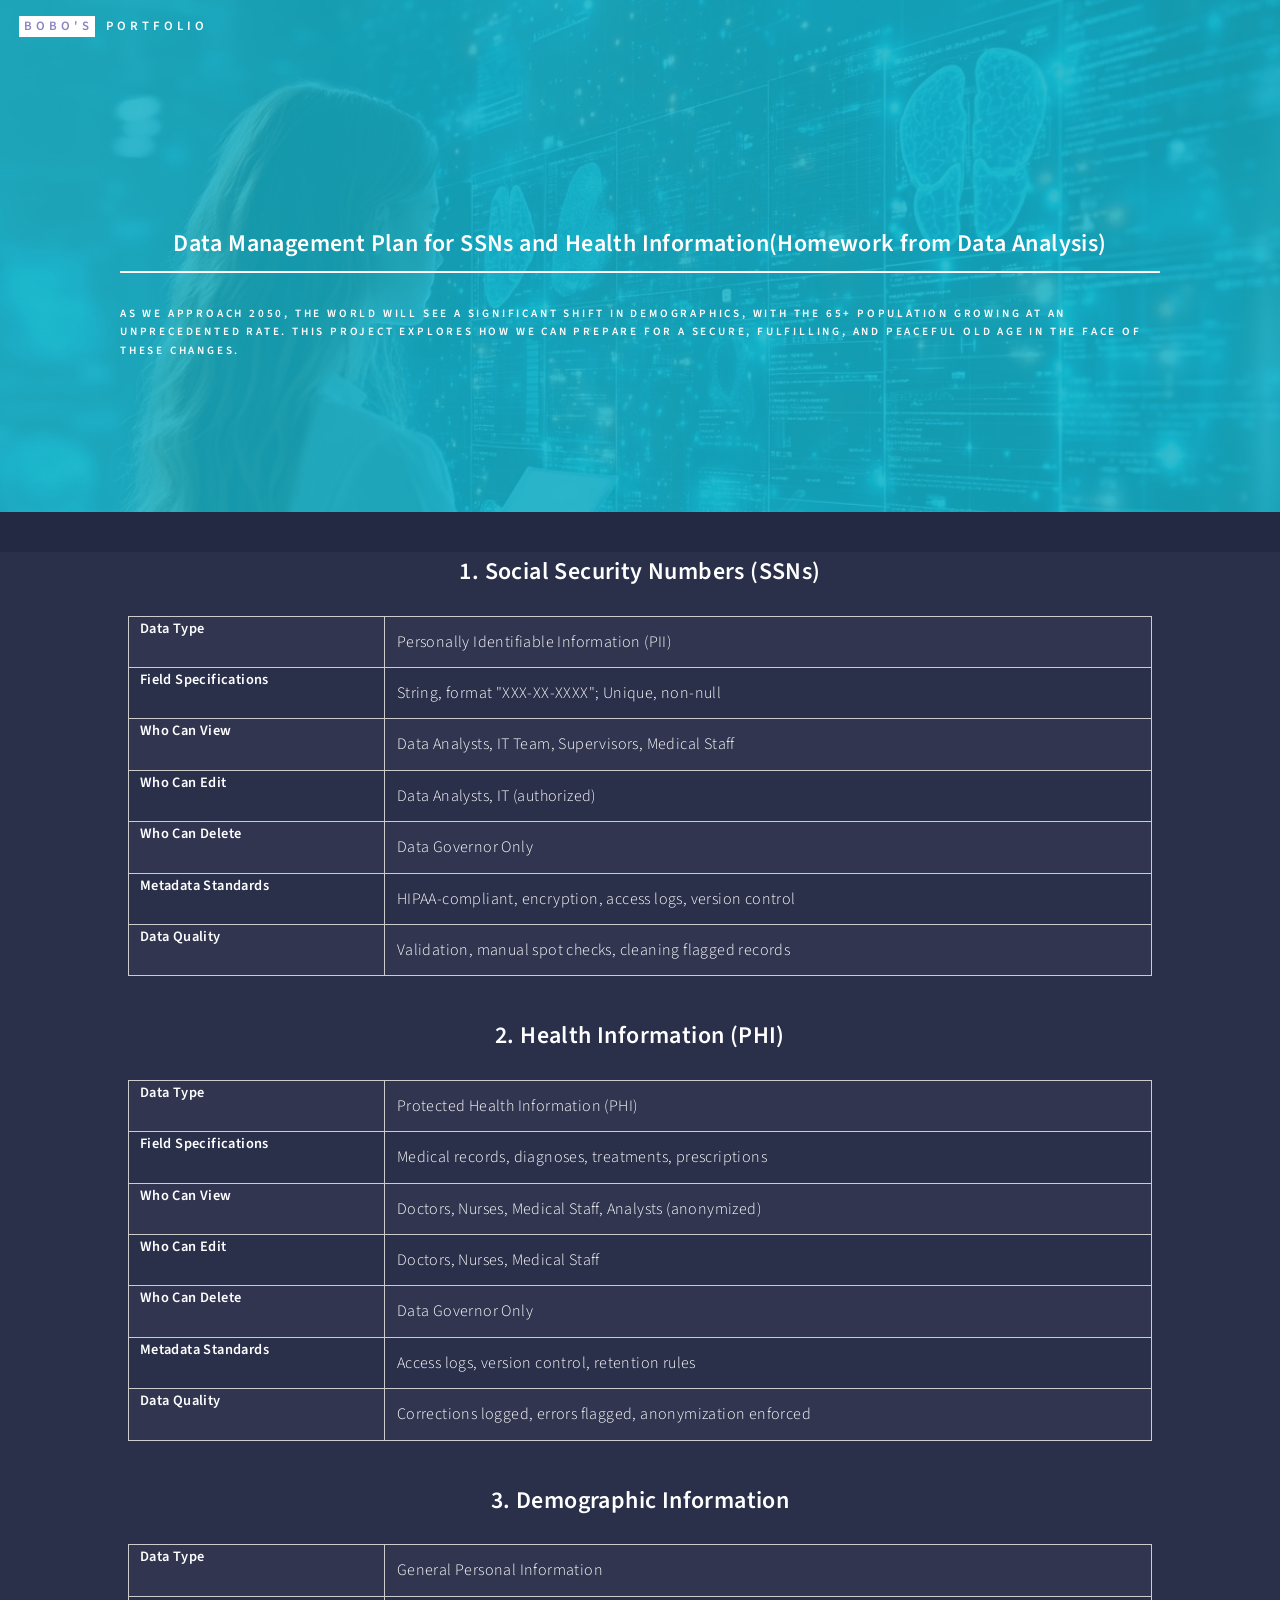
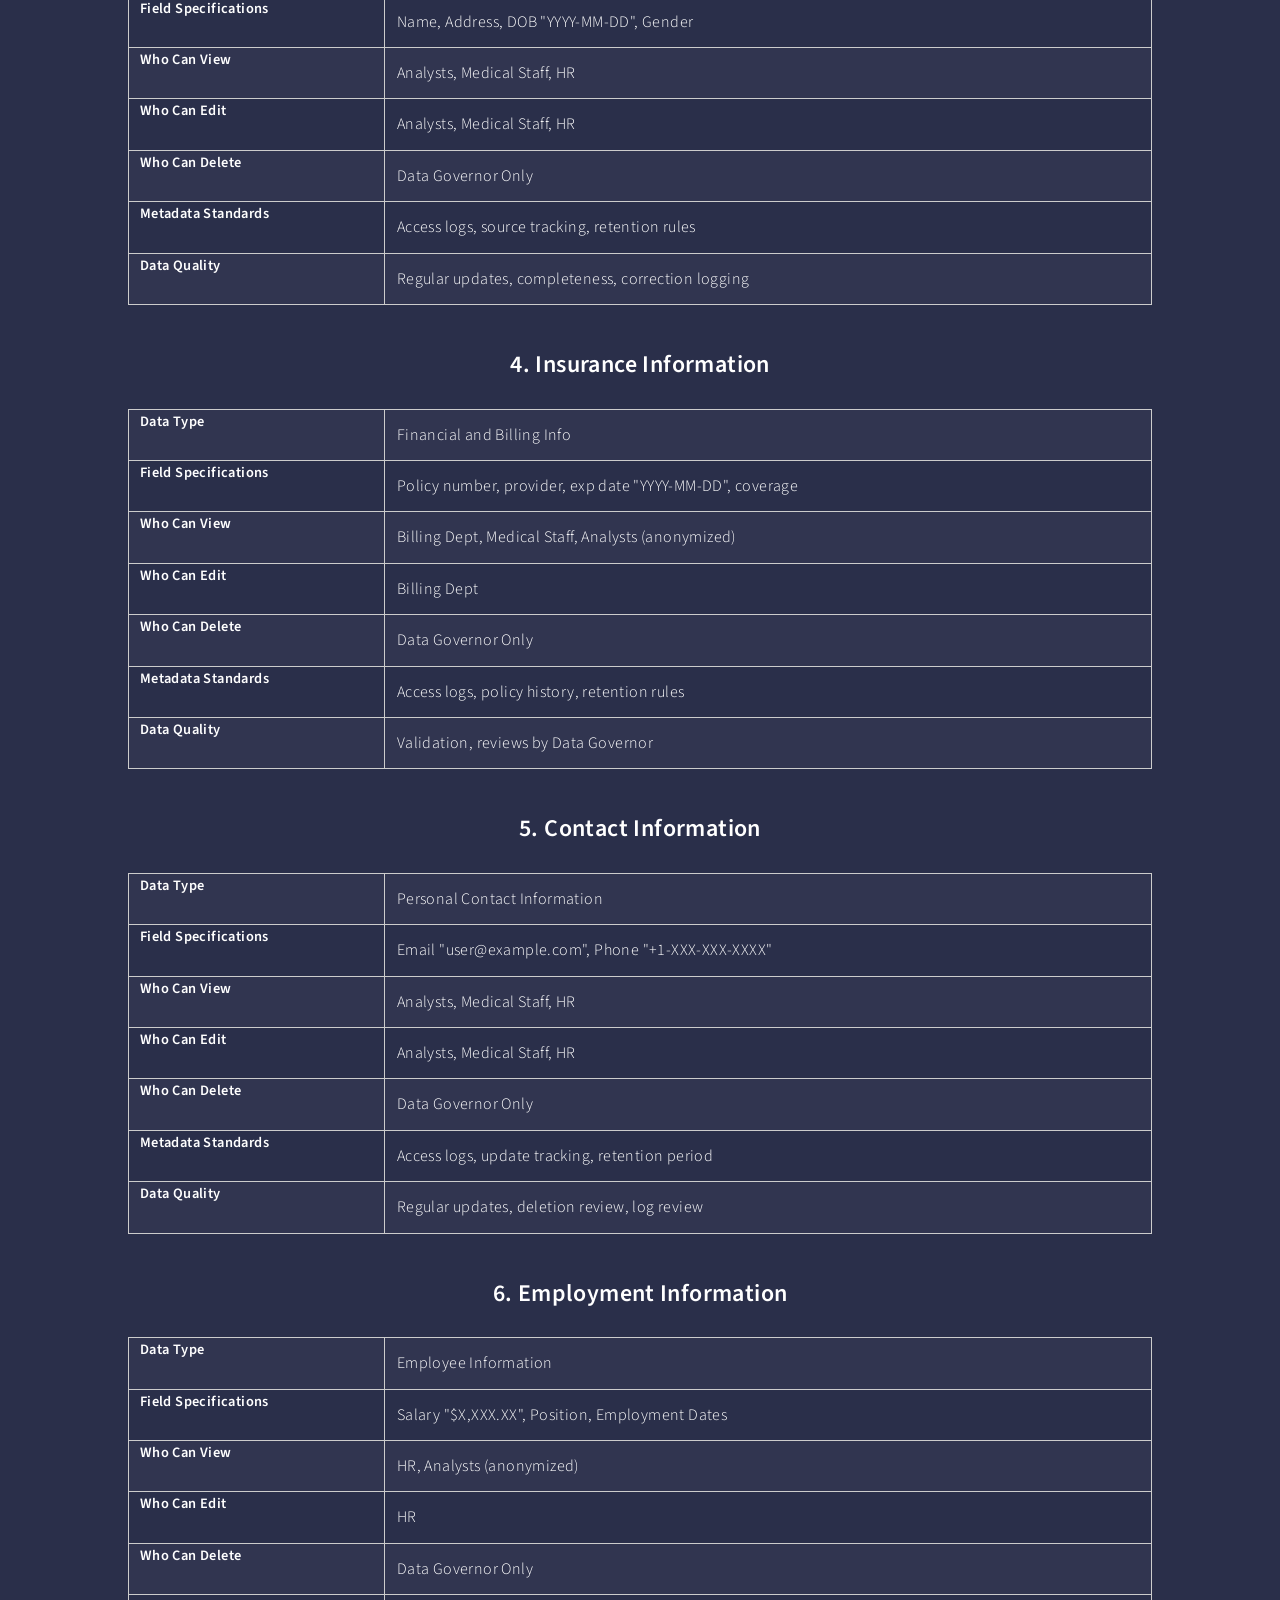
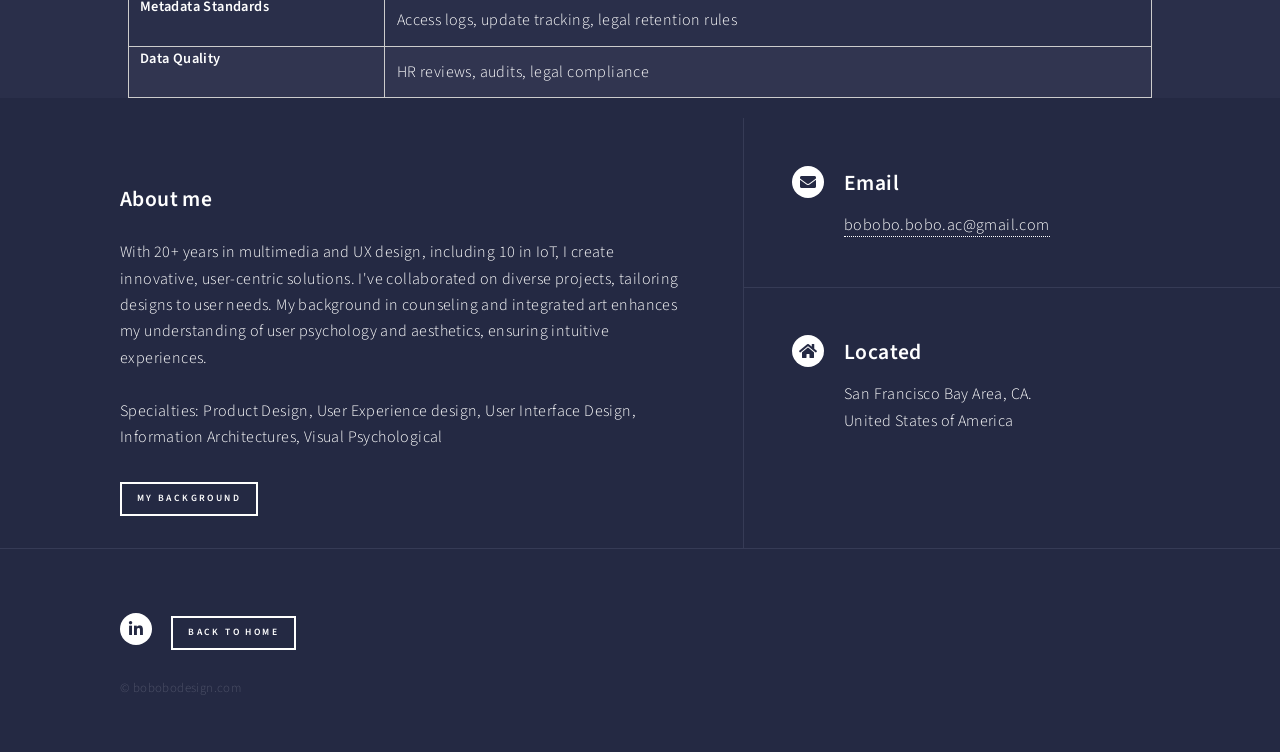
<file: da2.html>
<html>
	<head>
		<title>Data Management Plan for SSNs and Health
            Information (Data Analysis Homework)
        </title>
		<meta charset="utf-8" />
		<meta name="viewport" content="width=device-width, initial-scale=1, user-scalable=no" />
		<link rel="stylesheet" href="assets/css/main.css" />
		<noscript><link rel="stylesheet" href="assets/css/noscript.css" /></noscript>
		<!-- Google tag (gtag.js) -->
<script async src="https://www.googletagmanager.com/gtag/js?id=G-2B6J5E05LQ"></script>
<script>
  window.dataLayer = window.dataLayer || [];
  function gtag(){dataLayer.push(arguments);}
  gtag('js', new Date());

  gtag('config', 'G-2B6J5E05LQ');
</script>
	</head>
	<body class="is-preload">

		<!-- Wrapper -->
			<div id="wrapper">

				<!-- Header -->
				<!-- Note: The "styleN" class below should match that of the banner element. -->
					<header id="header" class="alt style2">
						<a href="index.html" class="logo"><strong>BoBo's</strong> <span>Portfolio</span></a>
						
						
					</header>

				

				<!-- Banner -->
				<!-- Note: The "styleN" class below should match that of the header element. -->
					<section id="banner" class="style2">
						<div class="inner">
							<span class="image">
								<img src="images/da2.jpg" alt="" />
							</span>
							<header class="major">
								<h2>Data Management Plan for SSNs and Health Information(Homework from Data Analysis)</h2>
							</header>
							<div class="content">
								<p>As we approach 2050, the world will see a significant shift in demographics, with the 65+ population growing at an unprecedented rate. This project explores how we can prepare for a secure, fulfilling, and peaceful old age in the face of these changes.</p>
								
							</div>
						</div>
					</section>

				<!-- Main -->
					<div id="main">

					<section>
                        <style>
                            table {
                                border-collapse: collapse;
                                 width: 80%;
                                 margin: 20px auto;
                            }
                            th, td {
                              border: 1px solid #ccc;
                              padding: 8px 12px;
                              vertical-align: top;
                            }
                            th {
                              background-color: ;
                              text-align: left;
                              width: 25%;
                            }
                            h2 {
    text-align: center;
    margin-top: 40px;
    font-size: 1.5em;
    color: #fff;}
                          </style>
                          
                          <h2>1. Social Security Numbers (SSNs)</h2>
                          <table>
                            <tr><th>Data Type</th><td>Personally Identifiable Information (PII)</td></tr>
                            <tr><th>Field Specifications</th><td>String, format "XXX-XX-XXXX"; Unique, non-null</td></tr>
                            <tr><th>Who Can View</th><td>Data Analysts, IT Team, Supervisors, Medical Staff</td></tr>
                            <tr><th>Who Can Edit</th><td>Data Analysts, IT (authorized)</td></tr>
                            <tr><th>Who Can Delete</th><td>Data Governor Only</td></tr>
                            <tr><th>Metadata Standards</th><td>HIPAA-compliant, encryption, access logs, version control</td></tr>
                            <tr><th>Data Quality</th><td>Validation, manual spot checks, cleaning flagged records</td></tr>
                          </table>
                          
                          <h2>2. Health Information (PHI)</h2>
                          <table>
                            <tr><th>Data Type</th><td>Protected Health Information (PHI)</td></tr>
                            <tr><th>Field Specifications</th><td>Medical records, diagnoses, treatments, prescriptions</td></tr>
                            <tr><th>Who Can View</th><td>Doctors, Nurses, Medical Staff, Analysts (anonymized)</td></tr>
                            <tr><th>Who Can Edit</th><td>Doctors, Nurses, Medical Staff</td></tr>
                            <tr><th>Who Can Delete</th><td>Data Governor Only</td></tr>
                            <tr><th>Metadata Standards</th><td>Access logs, version control, retention rules</td></tr>
                            <tr><th>Data Quality</th><td>Corrections logged, errors flagged, anonymization enforced</td></tr>
                          </table>
                          
                          <h2>3. Demographic Information</h2>
                          <table>
                            <tr><th>Data Type</th><td>General Personal Information</td></tr>
                            <tr><th>Field Specifications</th><td>Name, Address, DOB "YYYY-MM-DD", Gender</td></tr>
                            <tr><th>Who Can View</th><td>Analysts, Medical Staff, HR</td></tr>
                            <tr><th>Who Can Edit</th><td>Analysts, Medical Staff, HR</td></tr>
                            <tr><th>Who Can Delete</th><td>Data Governor Only</td></tr>
                            <tr><th>Metadata Standards</th><td>Access logs, source tracking, retention rules</td></tr>
                            <tr><th>Data Quality</th><td>Regular updates, completeness, correction logging</td></tr>
                          </table>
                          
                          <h2>4. Insurance Information</h2>
                          <table>
                            <tr><th>Data Type</th><td>Financial and Billing Info</td></tr>
                            <tr><th>Field Specifications</th><td>Policy number, provider, exp date "YYYY-MM-DD", coverage</td></tr>
                            <tr><th>Who Can View</th><td>Billing Dept, Medical Staff, Analysts (anonymized)</td></tr>
                            <tr><th>Who Can Edit</th><td>Billing Dept</td></tr>
                            <tr><th>Who Can Delete</th><td>Data Governor Only</td></tr>
                            <tr><th>Metadata Standards</th><td>Access logs, policy history, retention rules</td></tr>
                            <tr><th>Data Quality</th><td>Validation, reviews by Data Governor</td></tr>
                          </table>
                          
                          <h2>5. Contact Information</h2>
                          <table>
                            <tr><th>Data Type</th><td>Personal Contact Information</td></tr>
                            <tr><th>Field Specifications</th><td>Email "user@example.com", Phone "+1-XXX-XXX-XXXX"</td></tr>
                            <tr><th>Who Can View</th><td>Analysts, Medical Staff, HR</td></tr>
                            <tr><th>Who Can Edit</th><td>Analysts, Medical Staff, HR</td></tr>
                            <tr><th>Who Can Delete</th><td>Data Governor Only</td></tr>
                            <tr><th>Metadata Standards</th><td>Access logs, update tracking, retention period</td></tr>
                            <tr><th>Data Quality</th><td>Regular updates, deletion review, log review</td></tr>
                          </table>
                          
                          <h2>6. Employment Information</h2>
                          <table>
                            <tr><th>Data Type</th><td>Employee Information</td></tr>
                            <tr><th>Field Specifications</th><td>Salary "$X,XXX.XX", Position, Employment Dates</td></tr>
                            <tr><th>Who Can View</th><td>HR, Analysts (anonymized)</td></tr>
                            <tr><th>Who Can Edit</th><td>HR</td></tr>
                            <tr><th>Who Can Delete</th><td>Data Governor Only</td></tr>
                            <tr><th>Metadata Standards</th><td>Access logs, update tracking, legal retention rules</td></tr>
                            <tr><th>Data Quality</th><td>HR reviews, audits, legal compliance</td></tr>
                          </table>
                          
                        
                    </section>


					</div>

				<!-- Contact -->
				<section id="contact">
					<div class="inner">
						<section>
							<div>
								<h3>About me</h3>
								<p>With 20+ years in multimedia and UX design, including 10 in IoT, I create innovative, user-centric solutions. I've collaborated on diverse projects, tailoring designs to user needs. 
									My background in counseling and integrated art enhances my understanding of user psychology and aesthetics, ensuring intuitive experiences.</br></br>

									Specialties: Product Design, User Experience design, User Interface Design, Information Architectures, Visual Psychological
								</p>
							<a class="button small" href="cv.html">My background</a>
							</div>
						</section>
						<section class="split">
							<section>
								<div class="contact-method">
									<span class="icon solid alt fa-envelope"></span>
									<h3>Email</h3>
									<a href="#">bobobo.bobo.ac@gmail.com</a>
								</div>
							</section>
						
						
							<section>
								<div class="contact-method">
									<span class="icon solid alt fa-home"></span>
									<h3>Located</h3>
									<span>San Francisco Bay Area, CA.<br />
									United States of America</span>
								</div>
							</section>
						</section>
					</div>
				</section>

			<!-- Footer -->
				<footer id="footer">
					<div class="inner">
						<ul class="icons">
							
							<li><a href="https://www.linkedin.com/in/boboyee/" class="icon brands alt fa-linkedin-in" target="_blank"><span class="label">LinkedIn</span></a></li>
							<li><a class="button small" href="index.html">Back to home</a></li>
						</ul>
						<ul class="copyright">
							<li>&copy; bobobodesign.com</li>
						</ul>
					</div>
				</footer>

			</div>

		<!-- Scripts -->
			<script src="assets/js/jquery.min.js"></script>
			<script src="assets/js/jquery.scrolly.min.js"></script>
			<script src="assets/js/jquery.scrollex.min.js"></script>
			<script src="assets/js/browser.min.js"></script>
			<script src="assets/js/breakpoints.min.js"></script>
			<script src="assets/js/util.js"></script>
			<script src="assets/js/main.js"></script>

	</body>
</html>
</file>
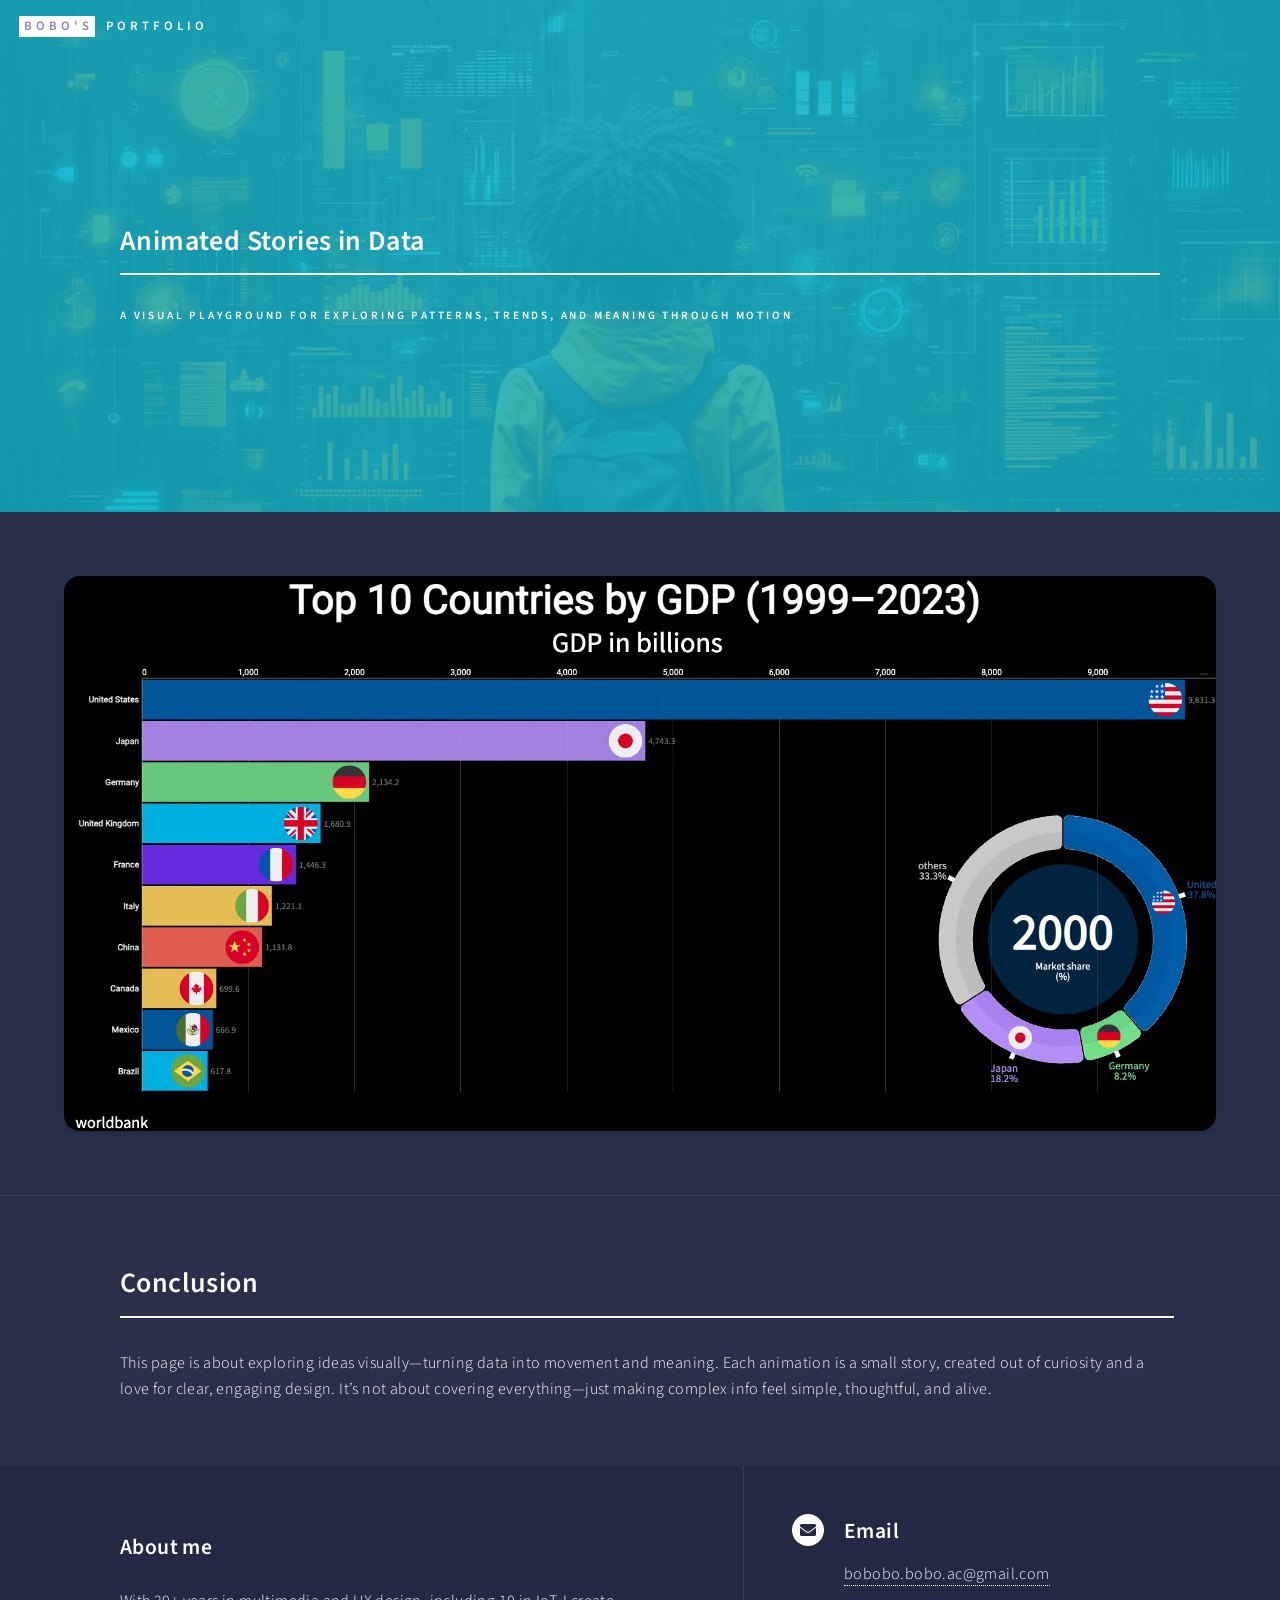
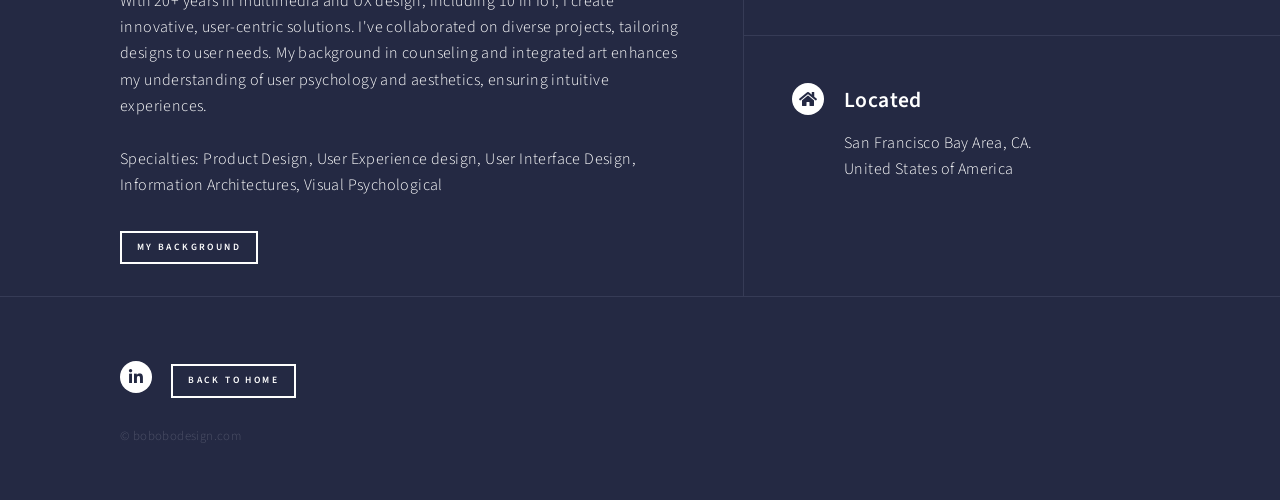
<file: DA3.html>
<html>
	<head>
		<title>Data Management Plan for SSNs and Health
            Information (Data Analysis Homework)
        </title>
		<meta charset="utf-8" />
		<meta name="viewport" content="width=device-width, initial-scale=1, user-scalable=no" />
		<link rel="stylesheet" href="assets/css/main.css" />
		<noscript><link rel="stylesheet" href="assets/css/noscript.css" /></noscript>
		<!-- Google tag (gtag.js) -->
<script async src="https://www.googletagmanager.com/gtag/js?id=G-2B6J5E05LQ"></script>
<script>
  window.dataLayer = window.dataLayer || [];
  function gtag(){dataLayer.push(arguments);}
  gtag('js', new Date());

  gtag('config', 'G-2B6J5E05LQ');
</script>
	</head>
	<body class="is-preload">

		<!-- Wrapper -->
			<div id="wrapper">

				<!-- Header -->
				<!-- Note: The "styleN" class below should match that of the banner element. -->
					<header id="header" class="alt style2">
						<a href="index.html" class="logo"><strong>BoBo's</strong> <span>Portfolio</span></a>
						
						
					</header>

				

				<!-- Banner -->
				<!-- Note: The "styleN" class below should match that of the header element. -->
					<section id="banner" class="style2">
						<div class="inner">
							<span class="image">
								<img src="images/da3_1.png" alt="" />
							</span>
							<header class="major">
								<h2>Animated Stories in Data</h2>
							</header>
							<div class="content">
								<p>A visual playground for exploring patterns, trends, and meaning through motion</p>
								
							</div>
						</div>
					</section>

				<!-- Main -->
					<div id="main">

					<section>
                       
                    

                          <div class="video-container">
                            <video autoplay muted loop playsinline>
                              <source src="assets/plotset.webm" type="video/webm">
                              Your browser does not support the video tag.
                            </video>
                          </div>
                          
                        
                    </section>
                    <!-- Three -->
							<section id="three">
								<div class="inner">
									<header class="major">
										<h2>Conclusion</h2>
									</header>
									<p>
                                        This page is about exploring ideas visually—turning data into movement and meaning. Each animation is a small story, created out of curiosity and a love for clear, engaging design. It’s not about covering everything—just making complex info feel simple, thoughtful, and alive.
									</p>	
								</div>
							</section>

					</div>

				<!-- Contact -->
				<section id="contact">
					<div class="inner">
						<section>
							<div>
								<h3>About me</h3>
								<p>With 20+ years in multimedia and UX design, including 10 in IoT, I create innovative, user-centric solutions. I've collaborated on diverse projects, tailoring designs to user needs. 
									My background in counseling and integrated art enhances my understanding of user psychology and aesthetics, ensuring intuitive experiences.</br></br>

									Specialties: Product Design, User Experience design, User Interface Design, Information Architectures, Visual Psychological
								</p>
							<a class="button small" href="cv.html">My background</a>
							</div>
						</section>
						<section class="split">
							<section>
								<div class="contact-method">
									<span class="icon solid alt fa-envelope"></span>
									<h3>Email</h3>
									<a href="#">bobobo.bobo.ac@gmail.com</a>
								</div>
							</section>
						
						
							<section>
								<div class="contact-method">
									<span class="icon solid alt fa-home"></span>
									<h3>Located</h3>
									<span>San Francisco Bay Area, CA.<br />
									United States of America</span>
								</div>
							</section>
						</section>
					</div>
				</section>

			<!-- Footer -->
				<footer id="footer">
					<div class="inner">
						<ul class="icons">
							
							<li><a href="https://www.linkedin.com/in/boboyee/" class="icon brands alt fa-linkedin-in" target="_blank"><span class="label">LinkedIn</span></a></li>
							<li><a class="button small" href="index.html">Back to home</a></li>
						</ul>
						<ul class="copyright">
							<li>&copy; bobobodesign.com</li>
						</ul>
					</div>
				</footer>

			</div>

		<!-- Scripts -->
			<script src="assets/js/jquery.min.js"></script>
			<script src="assets/js/jquery.scrolly.min.js"></script>
			<script src="assets/js/jquery.scrollex.min.js"></script>
			<script src="assets/js/browser.min.js"></script>
			<script src="assets/js/breakpoints.min.js"></script>
			<script src="assets/js/util.js"></script>
			<script src="assets/js/main.js"></script>

	</body>
</html>
</file>
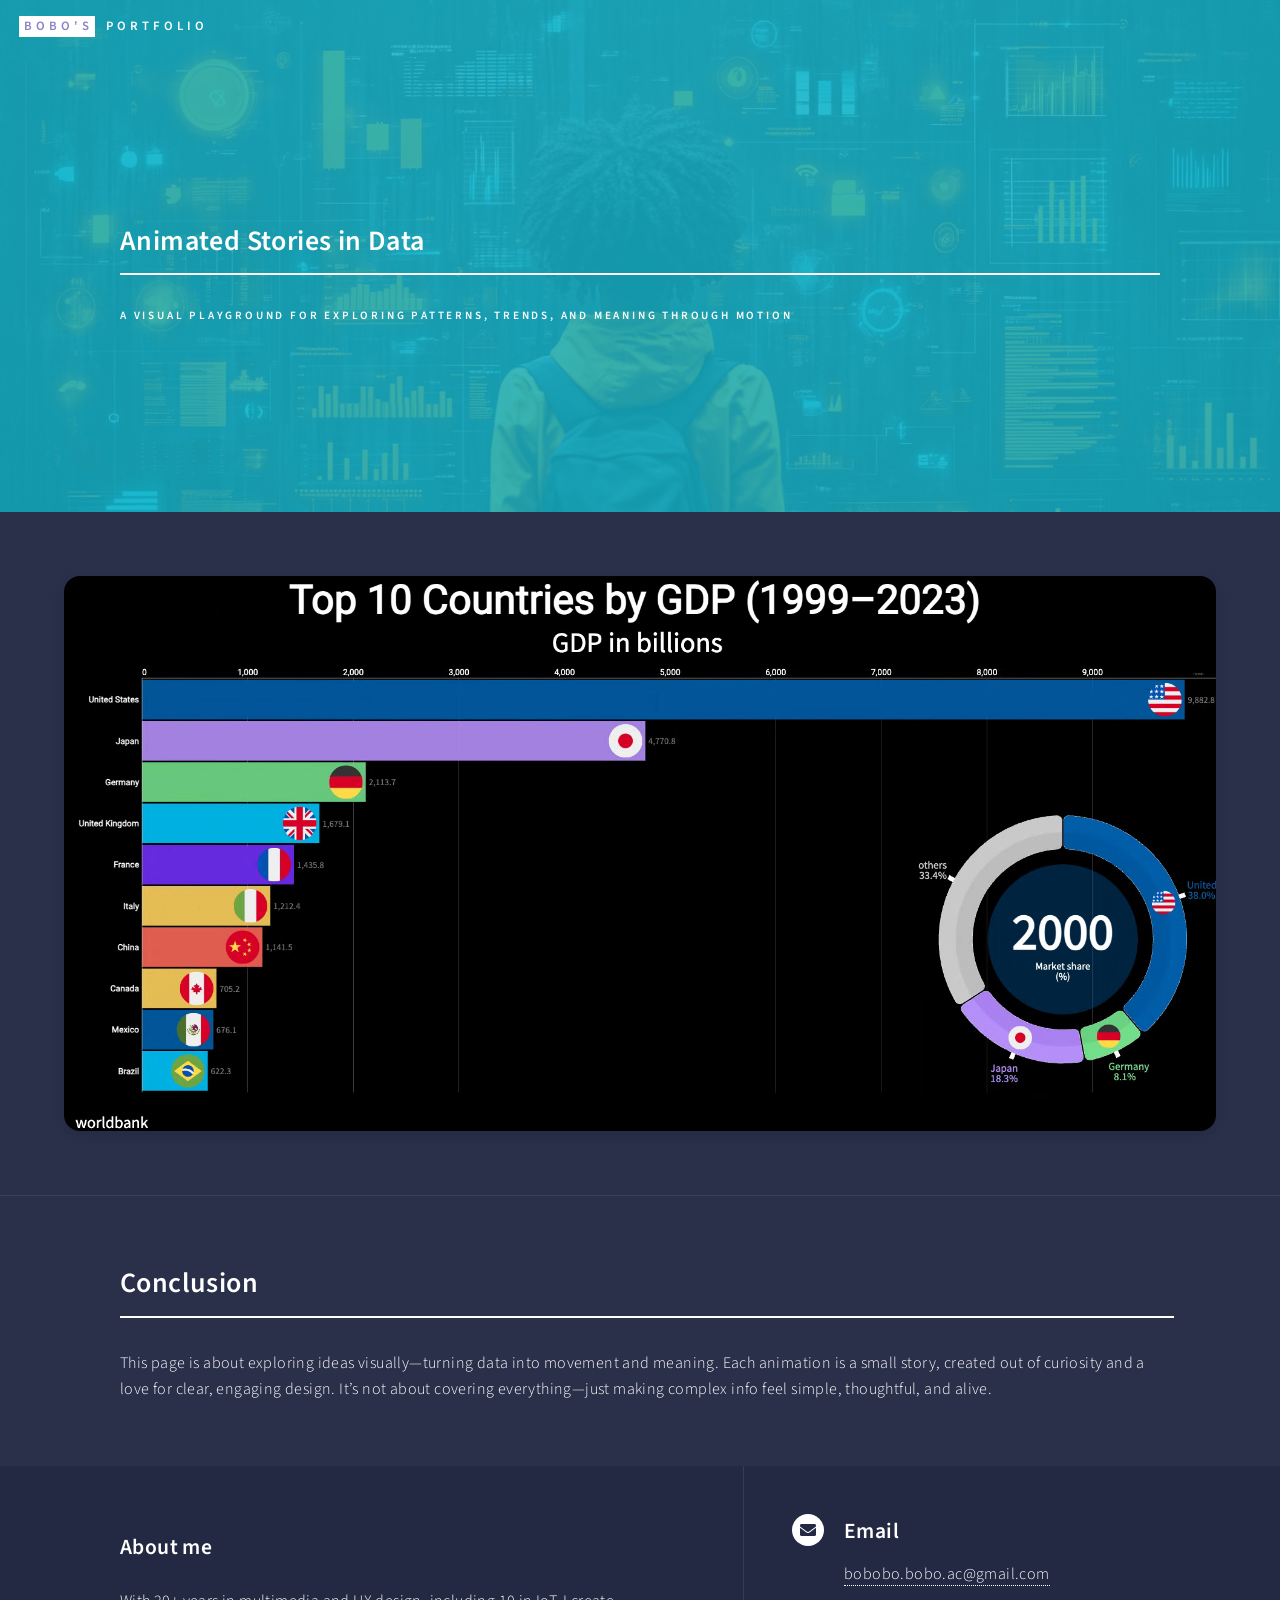
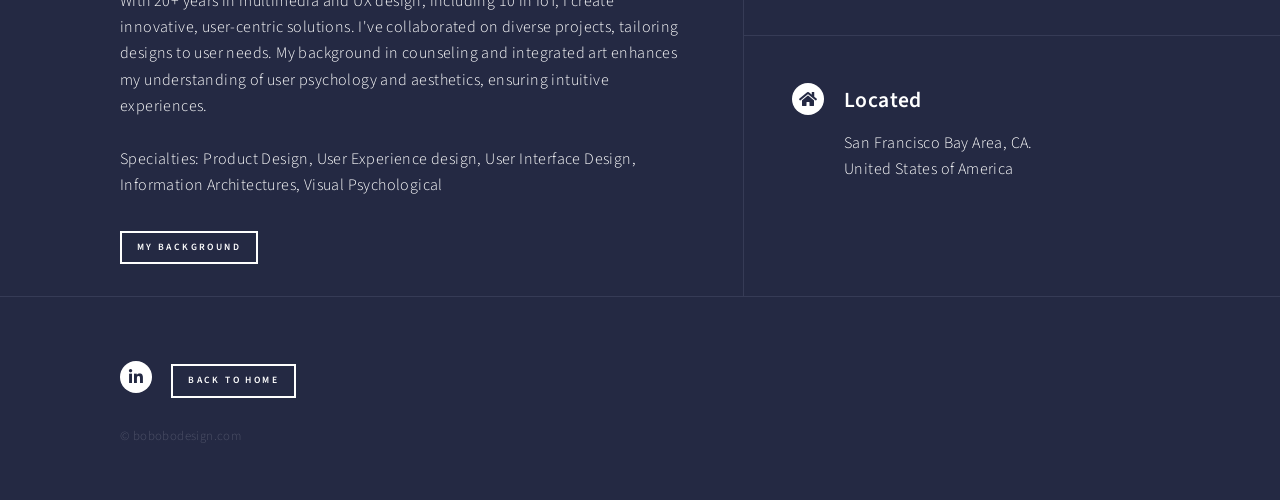
<file: da3.html>
<html>
	<head>
		<title>Data Management Plan for SSNs and Health
            Information (Data Analysis Homework)
        </title>
		<meta charset="utf-8" />
		<meta name="viewport" content="width=device-width, initial-scale=1, user-scalable=no" />
		<link rel="stylesheet" href="assets/css/main.css" />
		<noscript><link rel="stylesheet" href="assets/css/noscript.css" /></noscript>
		<!-- Google tag (gtag.js) -->
<script async src="https://www.googletagmanager.com/gtag/js?id=G-2B6J5E05LQ"></script>
<script>
  window.dataLayer = window.dataLayer || [];
  function gtag(){dataLayer.push(arguments);}
  gtag('js', new Date());

  gtag('config', 'G-2B6J5E05LQ');
</script>
	</head>
	<body class="is-preload">

		<!-- Wrapper -->
			<div id="wrapper">

				<!-- Header -->
				<!-- Note: The "styleN" class below should match that of the banner element. -->
					<header id="header" class="alt style2">
						<a href="index.html" class="logo"><strong>BoBo's</strong> <span>Portfolio</span></a>
						
						
					</header>

				

				<!-- Banner -->
				<!-- Note: The "styleN" class below should match that of the header element. -->
					<section id="banner" class="style2">
						<div class="inner">
							<span class="image">
								<img src="images/da3_1.png" alt="" />
							</span>
							<header class="major">
								<h2>Animated Stories in Data</h2>
							</header>
							<div class="content">
								<p>A visual playground for exploring patterns, trends, and meaning through motion</p>
								
							</div>
						</div>
					</section>

				<!-- Main -->
					<div id="main">

					<section>
                       
                    

                          <div class="video-container">
                            <video autoplay muted loop playsinline>
                              <source src="assets/plotset.webm" type="video/webm">
                              Your browser does not support the video tag.
                            </video>
                          </div>
                          
                        
                    </section>
                    <!-- Three -->
							<section id="three">
								<div class="inner">
									<header class="major">
										<h2>Conclusion</h2>
									</header>
									<p>
                                        This page is about exploring ideas visually—turning data into movement and meaning. Each animation is a small story, created out of curiosity and a love for clear, engaging design. It’s not about covering everything—just making complex info feel simple, thoughtful, and alive.
									</p>	
								</div>
							</section>

					</div>

				<!-- Contact -->
				<section id="contact">
					<div class="inner">
						<section>
							<div>
								<h3>About me</h3>
								<p>With 20+ years in multimedia and UX design, including 10 in IoT, I create innovative, user-centric solutions. I've collaborated on diverse projects, tailoring designs to user needs. 
									My background in counseling and integrated art enhances my understanding of user psychology and aesthetics, ensuring intuitive experiences.</br></br>

									Specialties: Product Design, User Experience design, User Interface Design, Information Architectures, Visual Psychological
								</p>
							<a class="button small" href="cv.html">My background</a>
							</div>
						</section>
						<section class="split">
							<section>
								<div class="contact-method">
									<span class="icon solid alt fa-envelope"></span>
									<h3>Email</h3>
									<a href="#">bobobo.bobo.ac@gmail.com</a>
								</div>
							</section>
						
						
							<section>
								<div class="contact-method">
									<span class="icon solid alt fa-home"></span>
									<h3>Located</h3>
									<span>San Francisco Bay Area, CA.<br />
									United States of America</span>
								</div>
							</section>
						</section>
					</div>
				</section>

			<!-- Footer -->
				<footer id="footer">
					<div class="inner">
						<ul class="icons">
							
							<li><a href="https://www.linkedin.com/in/boboyee/" class="icon brands alt fa-linkedin-in" target="_blank"><span class="label">LinkedIn</span></a></li>
							<li><a class="button small" href="index.html">Back to home</a></li>
						</ul>
						<ul class="copyright">
							<li>&copy; bobobodesign.com</li>
						</ul>
					</div>
				</footer>

			</div>

		<!-- Scripts -->
			<script src="assets/js/jquery.min.js"></script>
			<script src="assets/js/jquery.scrolly.min.js"></script>
			<script src="assets/js/jquery.scrollex.min.js"></script>
			<script src="assets/js/browser.min.js"></script>
			<script src="assets/js/breakpoints.min.js"></script>
			<script src="assets/js/util.js"></script>
			<script src="assets/js/main.js"></script>

	</body>
</html>
</file>
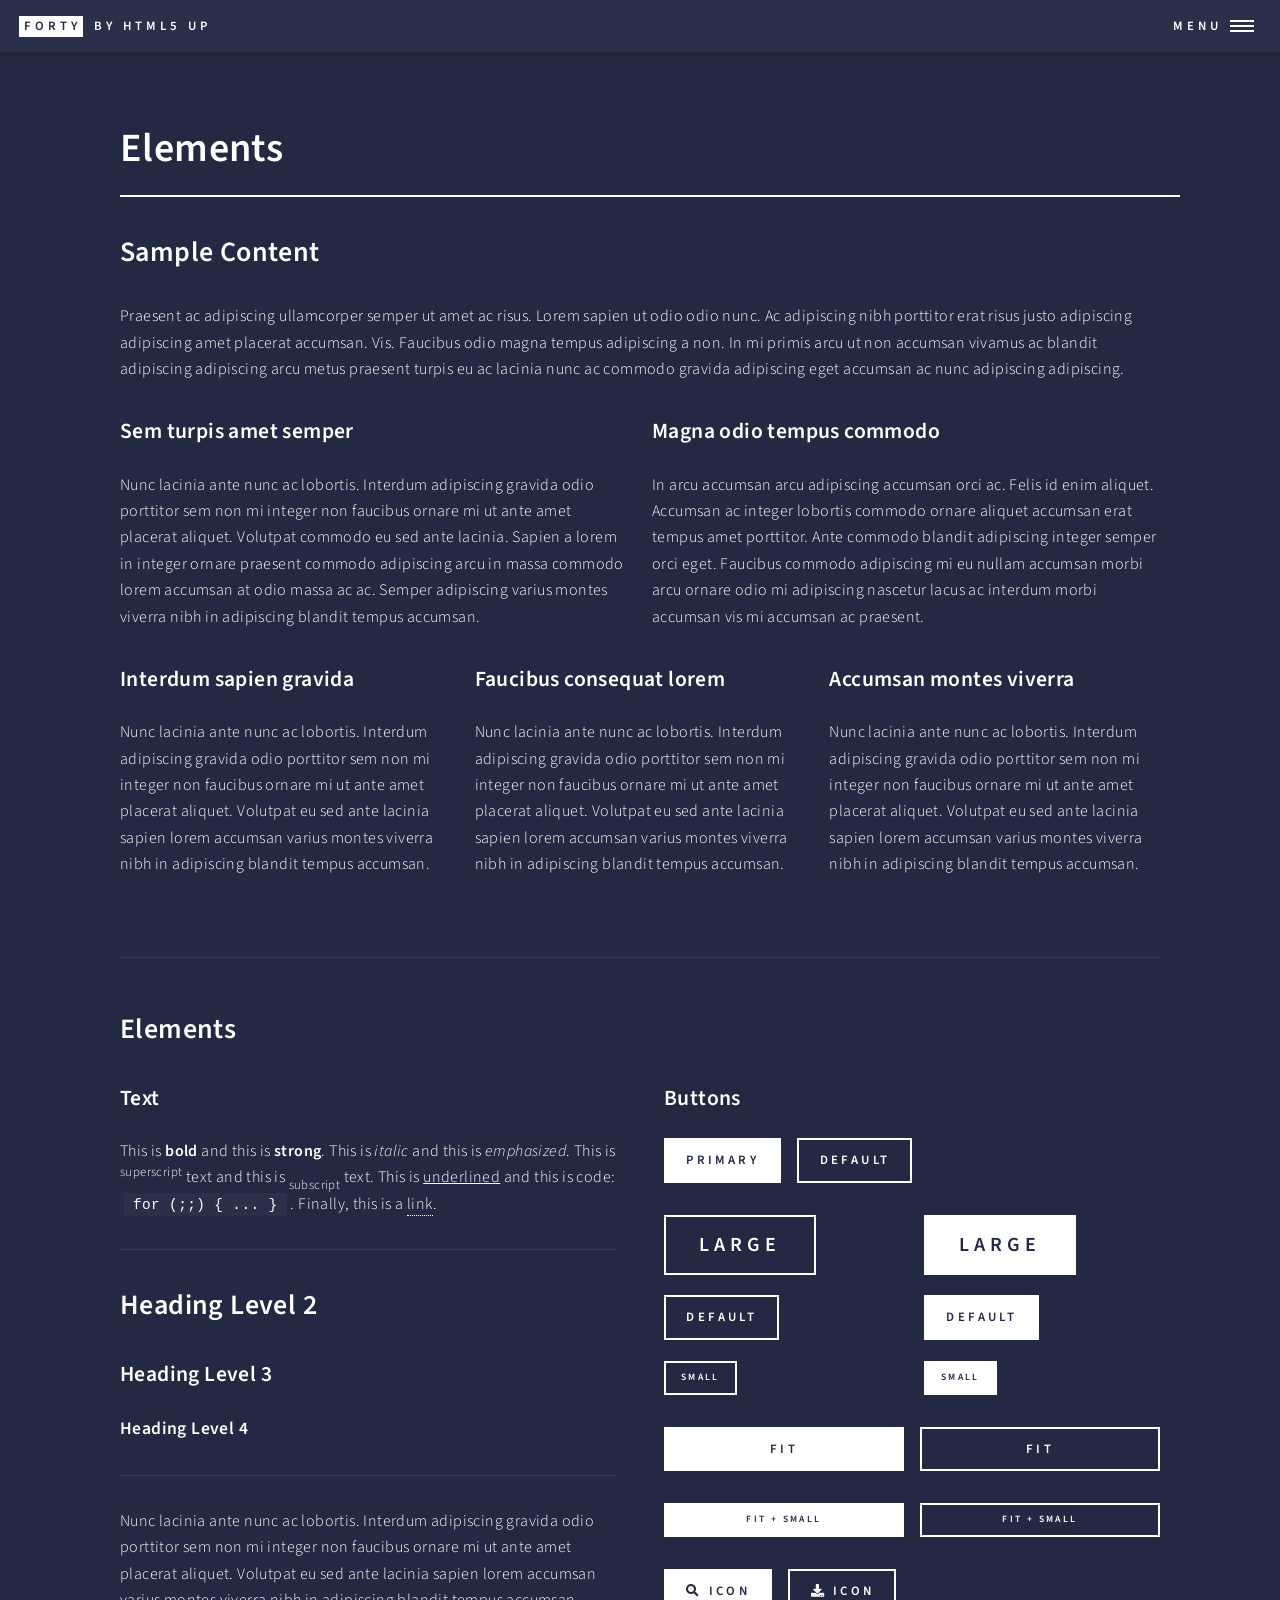
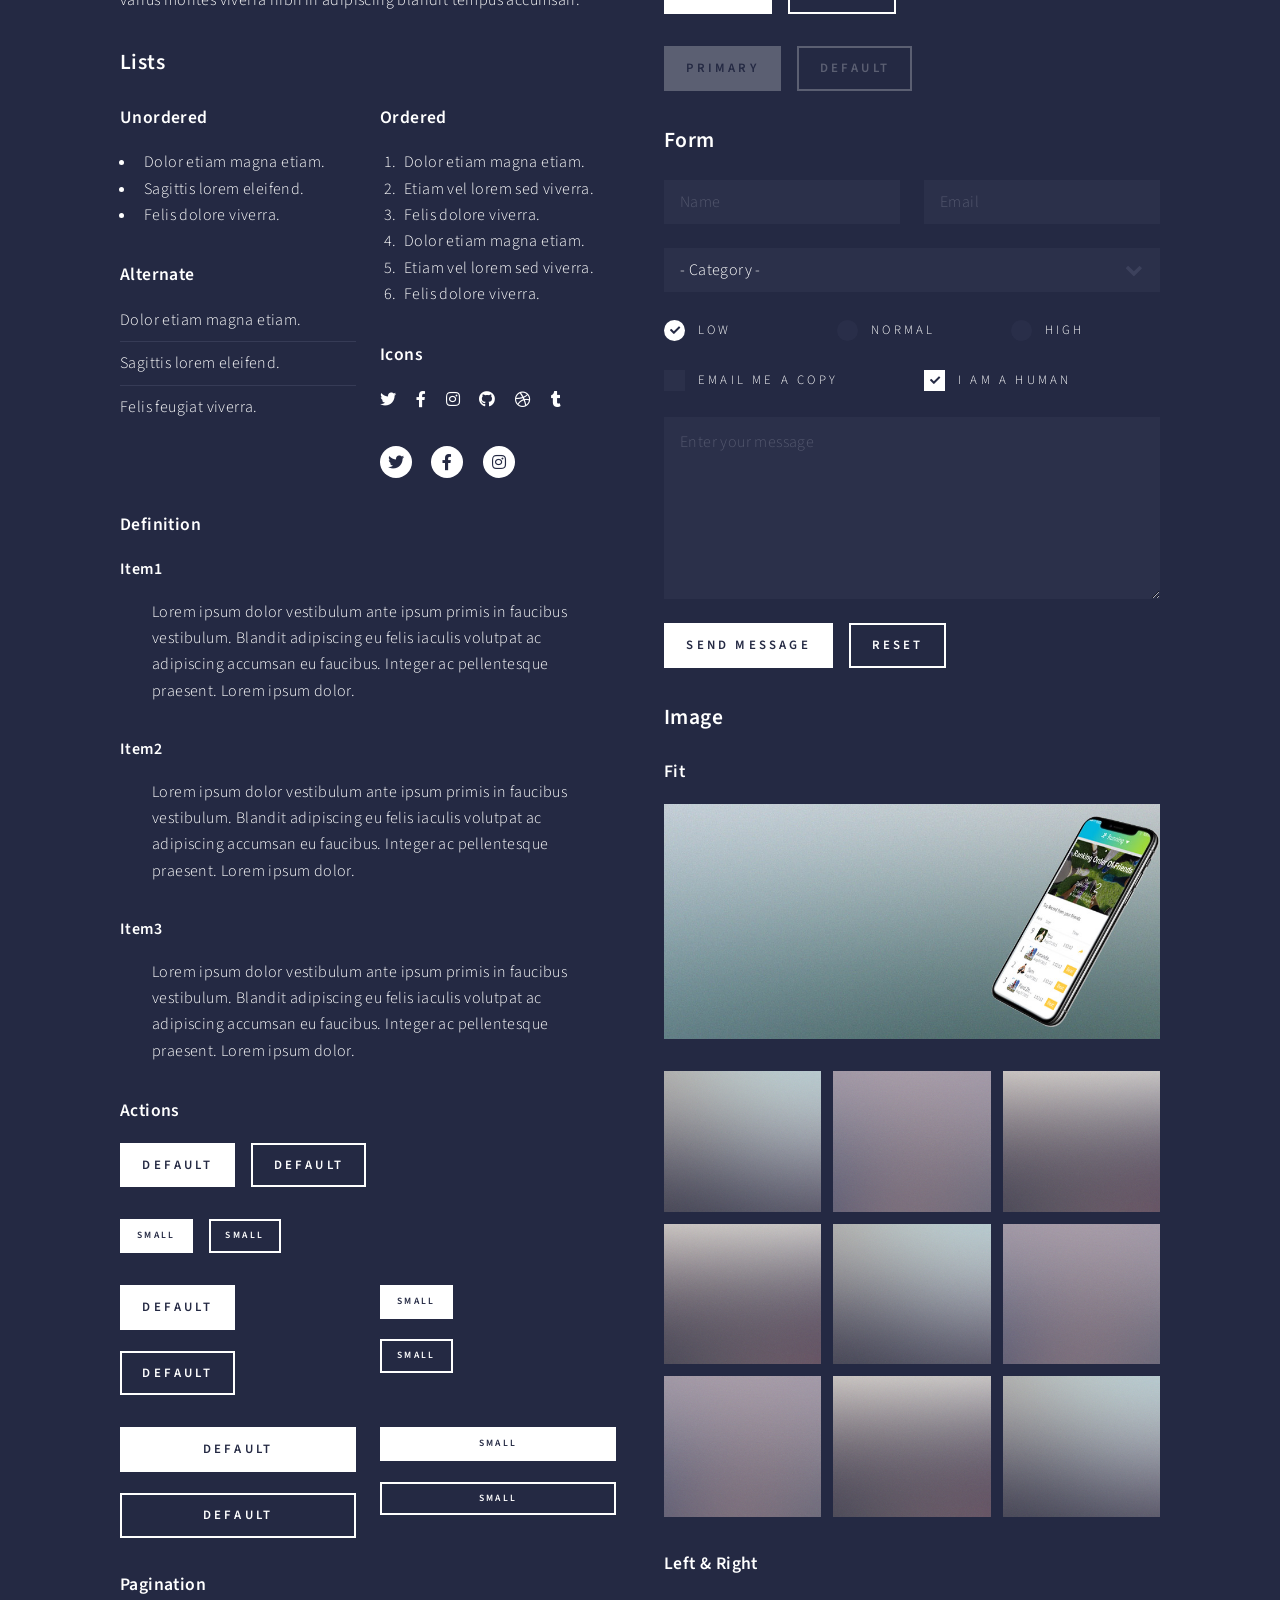
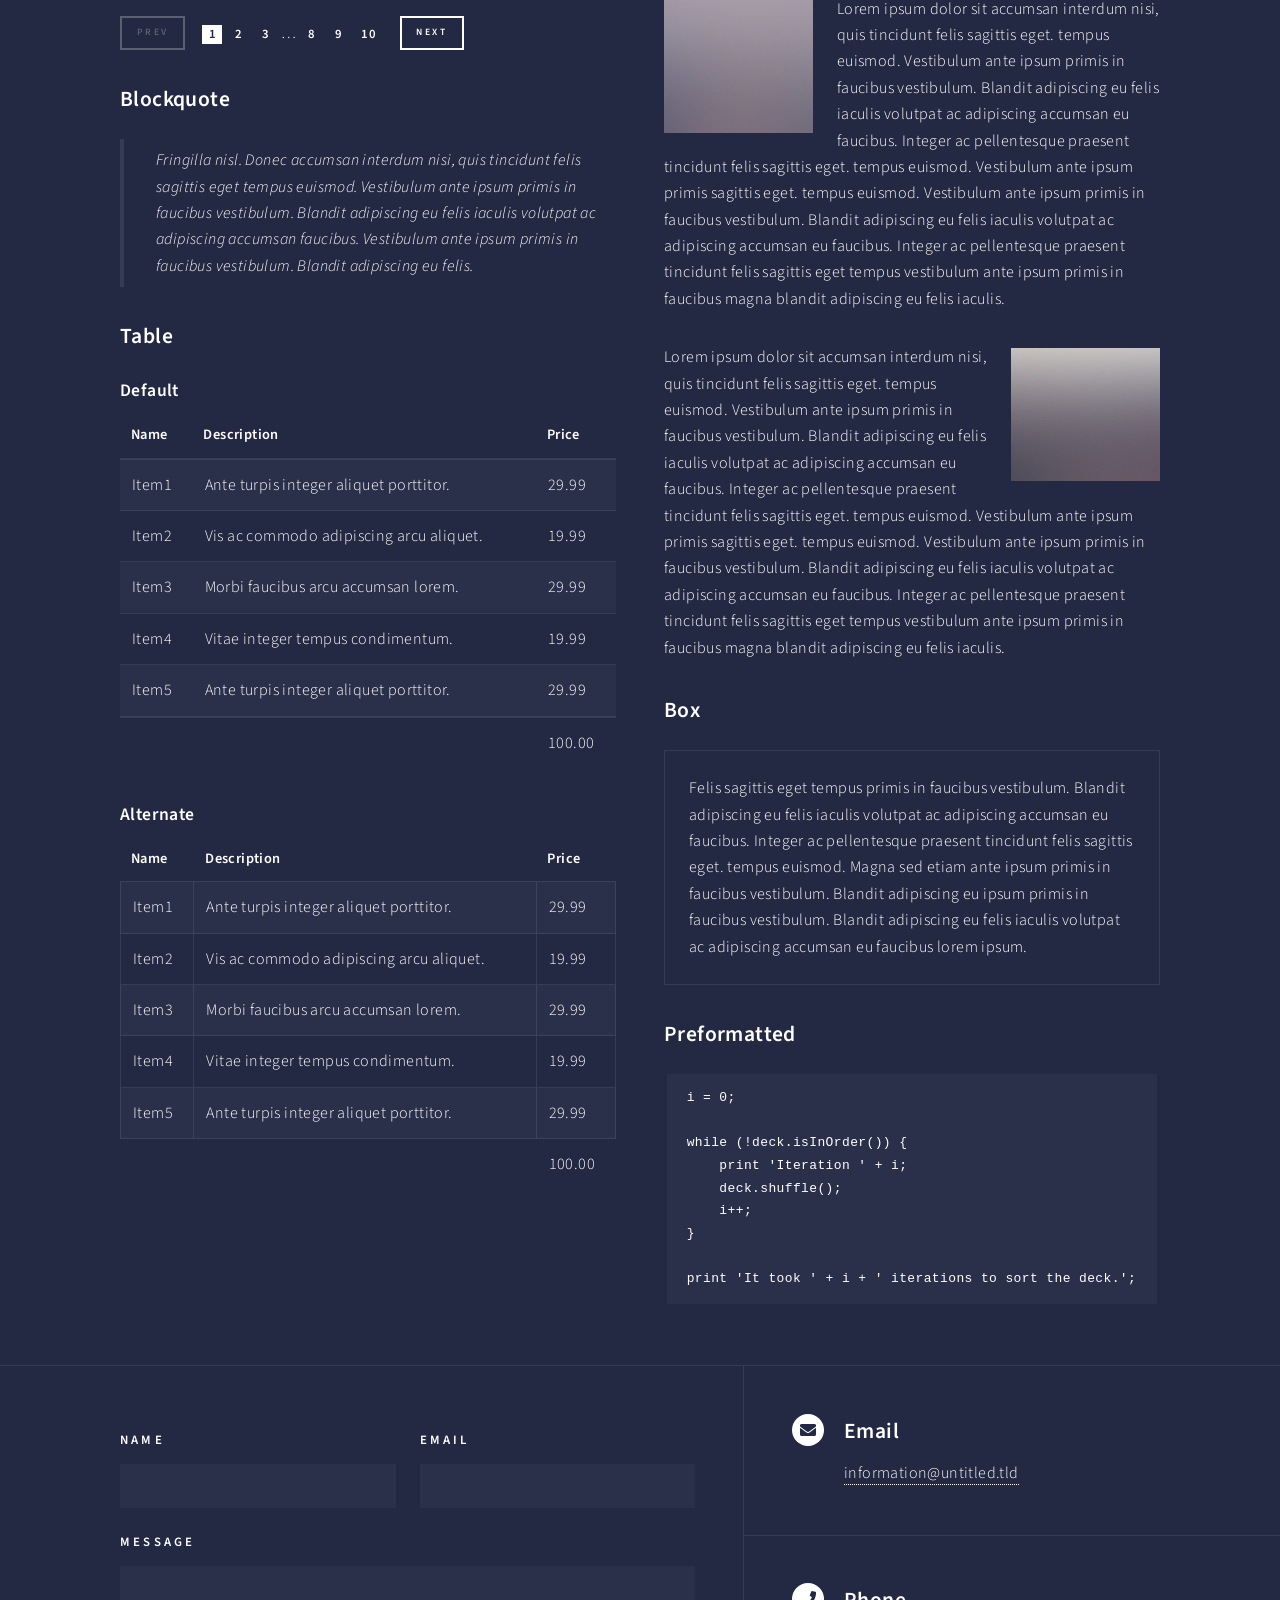
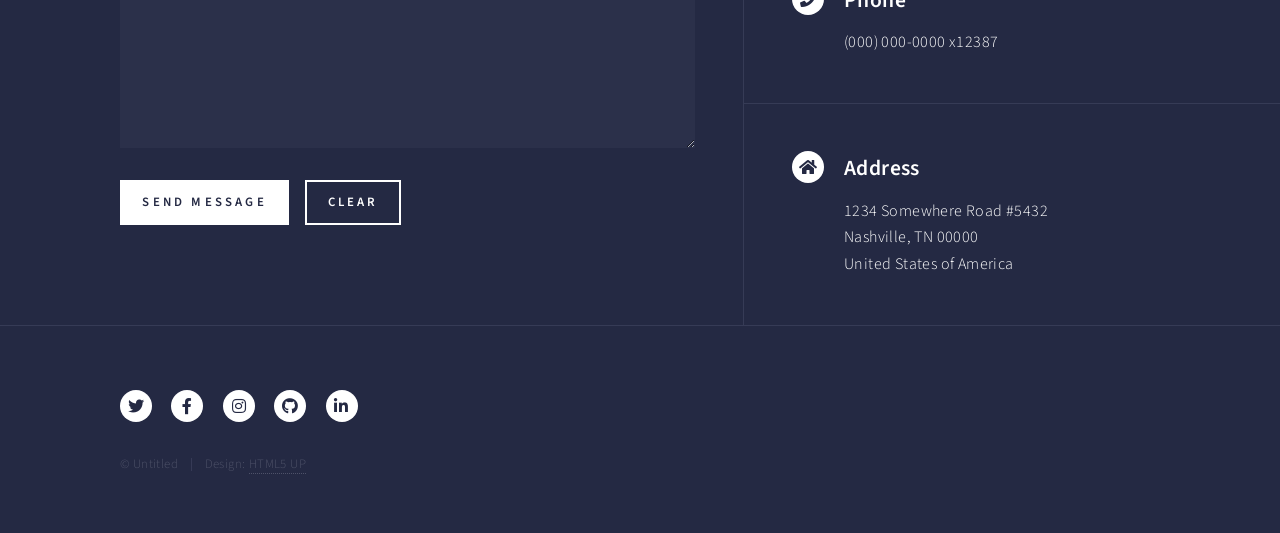
<file: elements.html>
<!DOCTYPE HTML>
<!--
	Forty by HTML5 UP
	html5up.net | @ajlkn
	Free for personal and commercial use under the CCA 3.0 license (html5up.net/license)
-->
<html>
	<head>
		<title>Elements - Forty by HTML5 UP</title>
		<meta charset="utf-8" />
		<meta name="viewport" content="width=device-width, initial-scale=1, user-scalable=no" />
		<link rel="stylesheet" href="assets/css/main.css" />
		<noscript><link rel="stylesheet" href="assets/css/noscript.css" /></noscript>
	</head>
	<body class="is-preload">

		<!-- Wrapper -->
			<div id="wrapper">

				<!-- Header -->
					<header id="header">
						<a href="index.html" class="logo"><strong>Forty</strong> <span>by HTML5 UP</span></a>
						<nav>
							<a href="#menu">Menu</a>
						</nav>
					</header>

				<!-- Menu -->
					<nav id="menu">
						<ul class="links">
							<li><a href="index.html">Home</a></li>
							<li><a href="landing.html">Landing</a></li>
							<li><a href="generic.html">Generic</a></li>
							<li><a href="elements.html">Elements</a></li>
						</ul>
						<ul class="actions stacked">
							<li><a href="#" class="button primary fit">Get Started</a></li>
							<li><a href="#" class="button fit">Log In</a></li>
						</ul>
					</nav>

				<!-- Main -->
					<div id="main" class="alt">

						<!-- One -->
							<section id="one">
								<div class="inner">
									<header class="major">
										<h1>Elements</h1>
									</header>

									<!-- Content -->
										<h2 id="content">Sample Content</h2>
										<p>Praesent ac adipiscing ullamcorper semper ut amet ac risus. Lorem sapien ut odio odio nunc. Ac adipiscing nibh porttitor erat risus justo adipiscing adipiscing amet placerat accumsan. Vis. Faucibus odio magna tempus adipiscing a non. In mi primis arcu ut non accumsan vivamus ac blandit adipiscing adipiscing arcu metus praesent turpis eu ac lacinia nunc ac commodo gravida adipiscing eget accumsan ac nunc adipiscing adipiscing.</p>
										<div class="row">
											<div class="col-6 col-12-small">
												<h3>Sem turpis amet semper</h3>
												<p>Nunc lacinia ante nunc ac lobortis. Interdum adipiscing gravida odio porttitor sem non mi integer non faucibus ornare mi ut ante amet placerat aliquet. Volutpat commodo eu sed ante lacinia. Sapien a lorem in integer ornare praesent commodo adipiscing arcu in massa commodo lorem accumsan at odio massa ac ac. Semper adipiscing varius montes viverra nibh in adipiscing blandit tempus accumsan.</p>
											</div>
											<div class="col-6 col-12-small">
												<h3>Magna odio tempus commodo</h3>
												<p>In arcu accumsan arcu adipiscing accumsan orci ac. Felis id enim aliquet. Accumsan ac integer lobortis commodo ornare aliquet accumsan erat tempus amet porttitor. Ante commodo blandit adipiscing integer semper orci eget. Faucibus commodo adipiscing mi eu nullam accumsan morbi arcu ornare odio mi adipiscing nascetur lacus ac interdum morbi accumsan vis mi accumsan ac praesent.</p>
											</div>
											<!-- Break -->
											<div class="col-4 col-12-medium">
												<h3>Interdum sapien gravida</h3>
												<p>Nunc lacinia ante nunc ac lobortis. Interdum adipiscing gravida odio porttitor sem non mi integer non faucibus ornare mi ut ante amet placerat aliquet. Volutpat eu sed ante lacinia sapien lorem accumsan varius montes viverra nibh in adipiscing blandit tempus accumsan.</p>
											</div>
											<div class="col-4 col-12-medium">
												<h3>Faucibus consequat lorem</h3>
												<p>Nunc lacinia ante nunc ac lobortis. Interdum adipiscing gravida odio porttitor sem non mi integer non faucibus ornare mi ut ante amet placerat aliquet. Volutpat eu sed ante lacinia sapien lorem accumsan varius montes viverra nibh in adipiscing blandit tempus accumsan.</p>
											</div>
											<div class="col-4 col-12-medium">
												<h3>Accumsan montes viverra</h3>
												<p>Nunc lacinia ante nunc ac lobortis. Interdum adipiscing gravida odio porttitor sem non mi integer non faucibus ornare mi ut ante amet placerat aliquet. Volutpat eu sed ante lacinia sapien lorem accumsan varius montes viverra nibh in adipiscing blandit tempus accumsan.</p>
											</div>
										</div>

									<hr class="major" />

									<!-- Elements -->
										<h2 id="elements">Elements</h2>
										<div class="row gtr-200">
											<div class="col-6 col-12-medium">

												<!-- Text stuff -->
													<h3>Text</h3>
													<p>This is <b>bold</b> and this is <strong>strong</strong>. This is <i>italic</i> and this is <em>emphasized</em>.
													This is <sup>superscript</sup> text and this is <sub>subscript</sub> text.
													This is <u>underlined</u> and this is code: <code>for (;;) { ... }</code>.
													Finally, this is a <a href="#">link</a>.</p>
													<hr />
													<h2>Heading Level 2</h2>
													<h3>Heading Level 3</h3>
													<h4>Heading Level 4</h4>
													<hr />
													<p>Nunc lacinia ante nunc ac lobortis. Interdum adipiscing gravida odio porttitor sem non mi integer non faucibus ornare mi ut ante amet placerat aliquet. Volutpat eu sed ante lacinia sapien lorem accumsan varius montes viverra nibh in adipiscing blandit tempus accumsan.</p>

												<!-- Lists -->
													<h3>Lists</h3>
													<div class="row">
														<div class="col-6 col-12-small">

															<h4>Unordered</h4>
															<ul>
																<li>Dolor etiam magna etiam.</li>
																<li>Sagittis lorem eleifend.</li>
																<li>Felis dolore viverra.</li>
															</ul>

															<h4>Alternate</h4>
															<ul class="alt">
																<li>Dolor etiam magna etiam.</li>
																<li>Sagittis lorem eleifend.</li>
																<li>Felis feugiat viverra.</li>
															</ul>

														</div>
														<div class="col-6 col-12-small">

															<h4>Ordered</h4>
															<ol>
																<li>Dolor etiam magna etiam.</li>
																<li>Etiam vel lorem sed viverra.</li>
																<li>Felis dolore viverra.</li>
																<li>Dolor etiam magna etiam.</li>
																<li>Etiam vel lorem sed viverra.</li>
																<li>Felis dolore viverra.</li>
															</ol>

															<h4>Icons</h4>
															<ul class="icons">
																<li><a href="#" class="icon brands fa-twitter"><span class="label">Twitter</span></a></li>
																<li><a href="#" class="icon brands fa-facebook-f"><span class="label">Facebook</span></a></li>
																<li><a href="#" class="icon brands fa-instagram"><span class="label">Instagram</span></a></li>
																<li><a href="#" class="icon brands fa-github"><span class="label">Github</span></a></li>
																<li><a href="#" class="icon brands fa-dribbble"><span class="label">Dribbble</span></a></li>
																<li><a href="#" class="icon brands fa-tumblr"><span class="label">Tumblr</span></a></li>
															</ul>
															<ul class="icons">
																<li><a href="#" class="icon brands alt fa-twitter"><span class="label">Twitter</span></a></li>
																<li><a href="#" class="icon brands alt fa-facebook-f"><span class="label">Facebook</span></a></li>
																<li><a href="#" class="icon brands alt fa-instagram"><span class="label">Instagram</span></a></li>
															</ul>

														</div>
													</div>
													<h4>Definition</h4>
													<dl>
														<dt>Item1</dt>
														<dd>
															<p>Lorem ipsum dolor vestibulum ante ipsum primis in faucibus vestibulum. Blandit adipiscing eu felis iaculis volutpat ac adipiscing accumsan eu faucibus. Integer ac pellentesque praesent. Lorem ipsum dolor.</p>
														</dd>
														<dt>Item2</dt>
														<dd>
															<p>Lorem ipsum dolor vestibulum ante ipsum primis in faucibus vestibulum. Blandit adipiscing eu felis iaculis volutpat ac adipiscing accumsan eu faucibus. Integer ac pellentesque praesent. Lorem ipsum dolor.</p>
														</dd>
														<dt>Item3</dt>
														<dd>
															<p>Lorem ipsum dolor vestibulum ante ipsum primis in faucibus vestibulum. Blandit adipiscing eu felis iaculis volutpat ac adipiscing accumsan eu faucibus. Integer ac pellentesque praesent. Lorem ipsum dolor.</p>
														</dd>
													</dl>

													<h4>Actions</h4>
													<ul class="actions">
														<li><a href="#" class="button primary">Default</a></li>
														<li><a href="#" class="button">Default</a></li>
													</ul>
													<ul class="actions small">
														<li><a href="#" class="button primary small">Small</a></li>
														<li><a href="#" class="button small">Small</a></li>
													</ul>
													<div class="row">
														<div class="col-6 col-12-small">
															<ul class="actions stacked">
																<li><a href="#" class="button primary">Default</a></li>
																<li><a href="#" class="button">Default</a></li>
															</ul>
														</div>
														<div class="col-6 col-12-small">
															<ul class="actions stacked">
																<li><a href="#" class="button primary small">Small</a></li>
																<li><a href="#" class="button small">Small</a></li>
															</ul>
														</div>
														<div class="col-6 col-12-small">
															<ul class="actions stacked">
																<li><a href="#" class="button primary fit">Default</a></li>
																<li><a href="#" class="button fit">Default</a></li>
															</ul>
														</div>
														<div class="col-6 col-12-small">
															<ul class="actions stacked">
																<li><a href="#" class="button primary small fit">Small</a></li>
																<li><a href="#" class="button small fit">Small</a></li>
															</ul>
														</div>
													</div>

													<h4>Pagination</h4>
													<ul class="pagination">
														<li><span class="button small disabled">Prev</span></li>
														<li><a href="#" class="page active">1</a></li>
														<li><a href="#" class="page">2</a></li>
														<li><a href="#" class="page">3</a></li>
														<li><span>&hellip;</span></li>
														<li><a href="#" class="page">8</a></li>
														<li><a href="#" class="page">9</a></li>
														<li><a href="#" class="page">10</a></li>
														<li><a href="#" class="button small">Next</a></li>
													</ul>

												<!-- Blockquote -->
													<h3>Blockquote</h3>
													<blockquote>Fringilla nisl. Donec accumsan interdum nisi, quis tincidunt felis sagittis eget tempus euismod. Vestibulum ante ipsum primis in faucibus vestibulum. Blandit adipiscing eu felis iaculis volutpat ac adipiscing accumsan faucibus. Vestibulum ante ipsum primis in faucibus vestibulum. Blandit adipiscing eu felis.</blockquote>

												<!-- Table -->
													<h3>Table</h3>

													<h4>Default</h4>
													<div class="table-wrapper">
														<table>
															<thead>
																<tr>
																	<th>Name</th>
																	<th>Description</th>
																	<th>Price</th>
																</tr>
															</thead>
															<tbody>
																<tr>
																	<td>Item1</td>
																	<td>Ante turpis integer aliquet porttitor.</td>
																	<td>29.99</td>
																</tr>
																<tr>
																	<td>Item2</td>
																	<td>Vis ac commodo adipiscing arcu aliquet.</td>
																	<td>19.99</td>
																</tr>
																<tr>
																	<td>Item3</td>
																	<td> Morbi faucibus arcu accumsan lorem.</td>
																	<td>29.99</td>
																</tr>
																<tr>
																	<td>Item4</td>
																	<td>Vitae integer tempus condimentum.</td>
																	<td>19.99</td>
																</tr>
																<tr>
																	<td>Item5</td>
																	<td>Ante turpis integer aliquet porttitor.</td>
																	<td>29.99</td>
																</tr>
															</tbody>
															<tfoot>
																<tr>
																	<td colspan="2"></td>
																	<td>100.00</td>
																</tr>
															</tfoot>
														</table>
													</div>

													<h4>Alternate</h4>
													<div class="table-wrapper">
														<table class="alt">
															<thead>
																<tr>
																	<th>Name</th>
																	<th>Description</th>
																	<th>Price</th>
																</tr>
															</thead>
															<tbody>
																<tr>
																	<td>Item1</td>
																	<td>Ante turpis integer aliquet porttitor.</td>
																	<td>29.99</td>
																</tr>
																<tr>
																	<td>Item2</td>
																	<td>Vis ac commodo adipiscing arcu aliquet.</td>
																	<td>19.99</td>
																</tr>
																<tr>
																	<td>Item3</td>
																	<td> Morbi faucibus arcu accumsan lorem.</td>
																	<td>29.99</td>
																</tr>
																<tr>
																	<td>Item4</td>
																	<td>Vitae integer tempus condimentum.</td>
																	<td>19.99</td>
																</tr>
																<tr>
																	<td>Item5</td>
																	<td>Ante turpis integer aliquet porttitor.</td>
																	<td>29.99</td>
																</tr>
															</tbody>
															<tfoot>
																<tr>
																	<td colspan="2"></td>
																	<td>100.00</td>
																</tr>
															</tfoot>
														</table>
													</div>

											</div>
											<div class="col-6 col-12-medium">

												<!-- Buttons -->
													<h3>Buttons</h3>
													<ul class="actions">
														<li><a href="#" class="button primary">Primary</a></li>
														<li><a href="#" class="button">Default</a></li>
													</ul>
													<div class="row">
														<div class="col-6 col-12-xsmall">
															<ul class="actions stacked">
																<li><a href="#" class="button large">Large</a></li>
																<li><a href="#" class="button">Default</a></li>
																<li><a href="#" class="button small">Small</a></li>
															</ul>
														</div>
														<div class="col-6 col-12-xsmall">
															<ul class="actions stacked">
																<li><a href="#" class="button primary large">Large</a></li>
																<li><a href="#" class="button primary">Default</a></li>
																<li><a href="#" class="button primary small">Small</a></li>
															</ul>
														</div>
													</div>
													<ul class="actions fit">
														<li><a href="#" class="button primary fit">Fit</a></li>
														<li><a href="#" class="button fit">Fit</a></li>
													</ul>
													<ul class="actions fit small">
														<li><a href="#" class="button primary fit small">Fit + Small</a></li>
														<li><a href="#" class="button fit small">Fit + Small</a></li>
													</ul>
													<ul class="actions">
														<li><a href="#" class="button primary icon solid fa-search">Icon</a></li>
														<li><a href="#" class="button icon solid fa-download">Icon</a></li>
													</ul>
													<ul class="actions">
														<li><span class="button primary disabled">Primary</span></li>
														<li><span class="button disabled">Default</span></li>
													</ul>

												<!-- Form -->
													<h3>Form</h3>

													<form method="post" action="#">
														<div class="row gtr-uniform">
															<div class="col-6 col-12-xsmall">
																<input type="text" name="demo-name" id="demo-name" value="" placeholder="Name" />
															</div>
															<div class="col-6 col-12-xsmall">
																<input type="email" name="demo-email" id="demo-email" value="" placeholder="Email" />
															</div>
															<!-- Break -->
															<div class="col-12">
																<select name="demo-category" id="demo-category">
																	<option value="">- Category -</option>
																	<option value="1">Manufacturing</option>
																	<option value="1">Shipping</option>
																	<option value="1">Administration</option>
																	<option value="1">Human Resources</option>
																</select>
															</div>
															<!-- Break -->
															<div class="col-4 col-12-small">
																<input type="radio" id="demo-priority-low" name="demo-priority" checked>
																<label for="demo-priority-low">Low</label>
															</div>
															<div class="col-4 col-12-small">
																<input type="radio" id="demo-priority-normal" name="demo-priority">
																<label for="demo-priority-normal">Normal</label>
															</div>
															<div class="col-4 col-12-small">
																<input type="radio" id="demo-priority-high" name="demo-priority">
																<label for="demo-priority-high">High</label>
															</div>
															<!-- Break -->
															<div class="col-6 col-12-small">
																<input type="checkbox" id="demo-copy" name="demo-copy">
																<label for="demo-copy">Email me a copy</label>
															</div>
															<div class="col-6 col-12-small">
																<input type="checkbox" id="demo-human" name="demo-human" checked>
																<label for="demo-human">I am a human</label>
															</div>
															<!-- Break -->
															<div class="col-12">
																<textarea name="demo-message" id="demo-message" placeholder="Enter your message" rows="6"></textarea>
															</div>
															<!-- Break -->
															<div class="col-12">
																<ul class="actions">
																	<li><input type="submit" value="Send Message" class="primary" /></li>
																	<li><input type="reset" value="Reset" /></li>
																</ul>
															</div>
														</div>
													</form>

												<!-- Image -->
													<h3>Image</h3>

													<h4>Fit</h4>
													<span class="image fit"><img src="images/pic03.jpg" alt="" /></span>
													<div class="box alt">
														<div class="row gtr-50 gtr-uniform">
															<div class="col-4"><span class="image fit"><img src="images/pic08.jpg" alt="" /></span></div>
															<div class="col-4"><span class="image fit"><img src="images/pic09.jpg" alt="" /></span></div>
															<div class="col-4"><span class="image fit"><img src="images/pic10.jpg" alt="" /></span></div>
															<!-- Break -->
															<div class="col-4"><span class="image fit"><img src="images/pic10.jpg" alt="" /></span></div>
															<div class="col-4"><span class="image fit"><img src="images/pic08.jpg" alt="" /></span></div>
															<div class="col-4"><span class="image fit"><img src="images/pic09.jpg" alt="" /></span></div>
															<!-- Break -->
															<div class="col-4"><span class="image fit"><img src="images/pic09.jpg" alt="" /></span></div>
															<div class="col-4"><span class="image fit"><img src="images/pic10.jpg" alt="" /></span></div>
															<div class="col-4"><span class="image fit"><img src="images/pic08.jpg" alt="" /></span></div>
														</div>
													</div>

													<h4>Left &amp; Right</h4>
													<p><span class="image left"><img src="images/pic09.jpg" alt="" /></span>Lorem ipsum dolor sit accumsan interdum nisi, quis tincidunt felis sagittis eget. tempus euismod. Vestibulum ante ipsum primis in faucibus vestibulum. Blandit adipiscing eu felis iaculis volutpat ac adipiscing accumsan eu faucibus. Integer ac pellentesque praesent tincidunt felis sagittis eget. tempus euismod. Vestibulum ante ipsum primis sagittis eget. tempus euismod. Vestibulum ante ipsum primis in faucibus vestibulum. Blandit adipiscing eu felis iaculis volutpat ac adipiscing accumsan eu faucibus. Integer ac pellentesque praesent tincidunt felis sagittis eget tempus vestibulum ante ipsum primis in faucibus magna blandit adipiscing eu felis iaculis.</p>
													<p><span class="image right"><img src="images/pic10.jpg" alt="" /></span>Lorem ipsum dolor sit accumsan interdum nisi, quis tincidunt felis sagittis eget. tempus euismod. Vestibulum ante ipsum primis in faucibus vestibulum. Blandit adipiscing eu felis iaculis volutpat ac adipiscing accumsan eu faucibus. Integer ac pellentesque praesent tincidunt felis sagittis eget. tempus euismod. Vestibulum ante ipsum primis sagittis eget. tempus euismod. Vestibulum ante ipsum primis in faucibus vestibulum. Blandit adipiscing eu felis iaculis volutpat ac adipiscing accumsan eu faucibus. Integer ac pellentesque praesent tincidunt felis sagittis eget tempus vestibulum ante ipsum primis in faucibus magna blandit adipiscing eu felis iaculis.</p>

												<!-- Box -->
													<h3>Box</h3>
													<div class="box">
														<p>Felis sagittis eget tempus primis in faucibus vestibulum. Blandit adipiscing eu felis iaculis volutpat ac adipiscing accumsan eu faucibus. Integer ac pellentesque praesent tincidunt felis sagittis eget. tempus euismod. Magna sed etiam ante ipsum primis in faucibus vestibulum. Blandit adipiscing eu ipsum primis in faucibus vestibulum. Blandit adipiscing eu felis iaculis volutpat ac adipiscing accumsan eu faucibus lorem ipsum.</p>
													</div>

												<!-- Preformatted Code -->
													<h3>Preformatted</h3>
													<pre><code>i = 0;

while (!deck.isInOrder()) {
    print 'Iteration ' + i;
    deck.shuffle();
    i++;
}

print 'It took ' + i + ' iterations to sort the deck.';
</code></pre>

											</div>
										</div>

								</div>
							</section>

					</div>

				<!-- Contact -->
					<section id="contact">
						<div class="inner">
							<section>
								<form method="post" action="#">
									<div class="fields">
										<div class="field half">
											<label for="name">Name</label>
											<input type="text" name="name" id="name" />
										</div>
										<div class="field half">
											<label for="email">Email</label>
											<input type="text" name="email" id="email" />
										</div>
										<div class="field">
											<label for="message">Message</label>
											<textarea name="message" id="message" rows="6"></textarea>
										</div>
									</div>
									<ul class="actions">
										<li><input type="submit" value="Send Message" class="primary" /></li>
										<li><input type="reset" value="Clear" /></li>
									</ul>
								</form>
							</section>
							<section class="split">
								<section>
									<div class="contact-method">
										<span class="icon solid alt fa-envelope"></span>
										<h3>Email</h3>
										<a href="#">information@untitled.tld</a>
									</div>
								</section>
								<section>
									<div class="contact-method">
										<span class="icon solid alt fa-phone"></span>
										<h3>Phone</h3>
										<span>(000) 000-0000 x12387</span>
									</div>
								</section>
								<section>
									<div class="contact-method">
										<span class="icon solid alt fa-home"></span>
										<h3>Address</h3>
										<span>1234 Somewhere Road #5432<br />
										Nashville, TN 00000<br />
										United States of America</span>
									</div>
								</section>
							</section>
						</div>
					</section>

				<!-- Footer -->
					<footer id="footer">
						<div class="inner">
							<ul class="icons">
								<li><a href="#" class="icon brands alt fa-twitter"><span class="label">Twitter</span></a></li>
								<li><a href="#" class="icon brands alt fa-facebook-f"><span class="label">Facebook</span></a></li>
								<li><a href="#" class="icon brands alt fa-instagram"><span class="label">Instagram</span></a></li>
								<li><a href="#" class="icon brands alt fa-github"><span class="label">GitHub</span></a></li>
								<li><a href="#" class="icon brands alt fa-linkedin-in"><span class="label">LinkedIn</span></a></li>
							</ul>
							<ul class="copyright">
								<li>&copy; Untitled</li><li>Design: <a href="https://html5up.net">HTML5 UP</a></li>
							</ul>
						</div>
					</footer>

			</div>

		<!-- Scripts -->
			<script src="assets/js/jquery.min.js"></script>
			<script src="assets/js/jquery.scrolly.min.js"></script>
			<script src="assets/js/jquery.scrollex.min.js"></script>
			<script src="assets/js/browser.min.js"></script>
			<script src="assets/js/breakpoints.min.js"></script>
			<script src="assets/js/util.js"></script>
			<script src="assets/js/main.js"></script>

	</body>
</html>
</file>
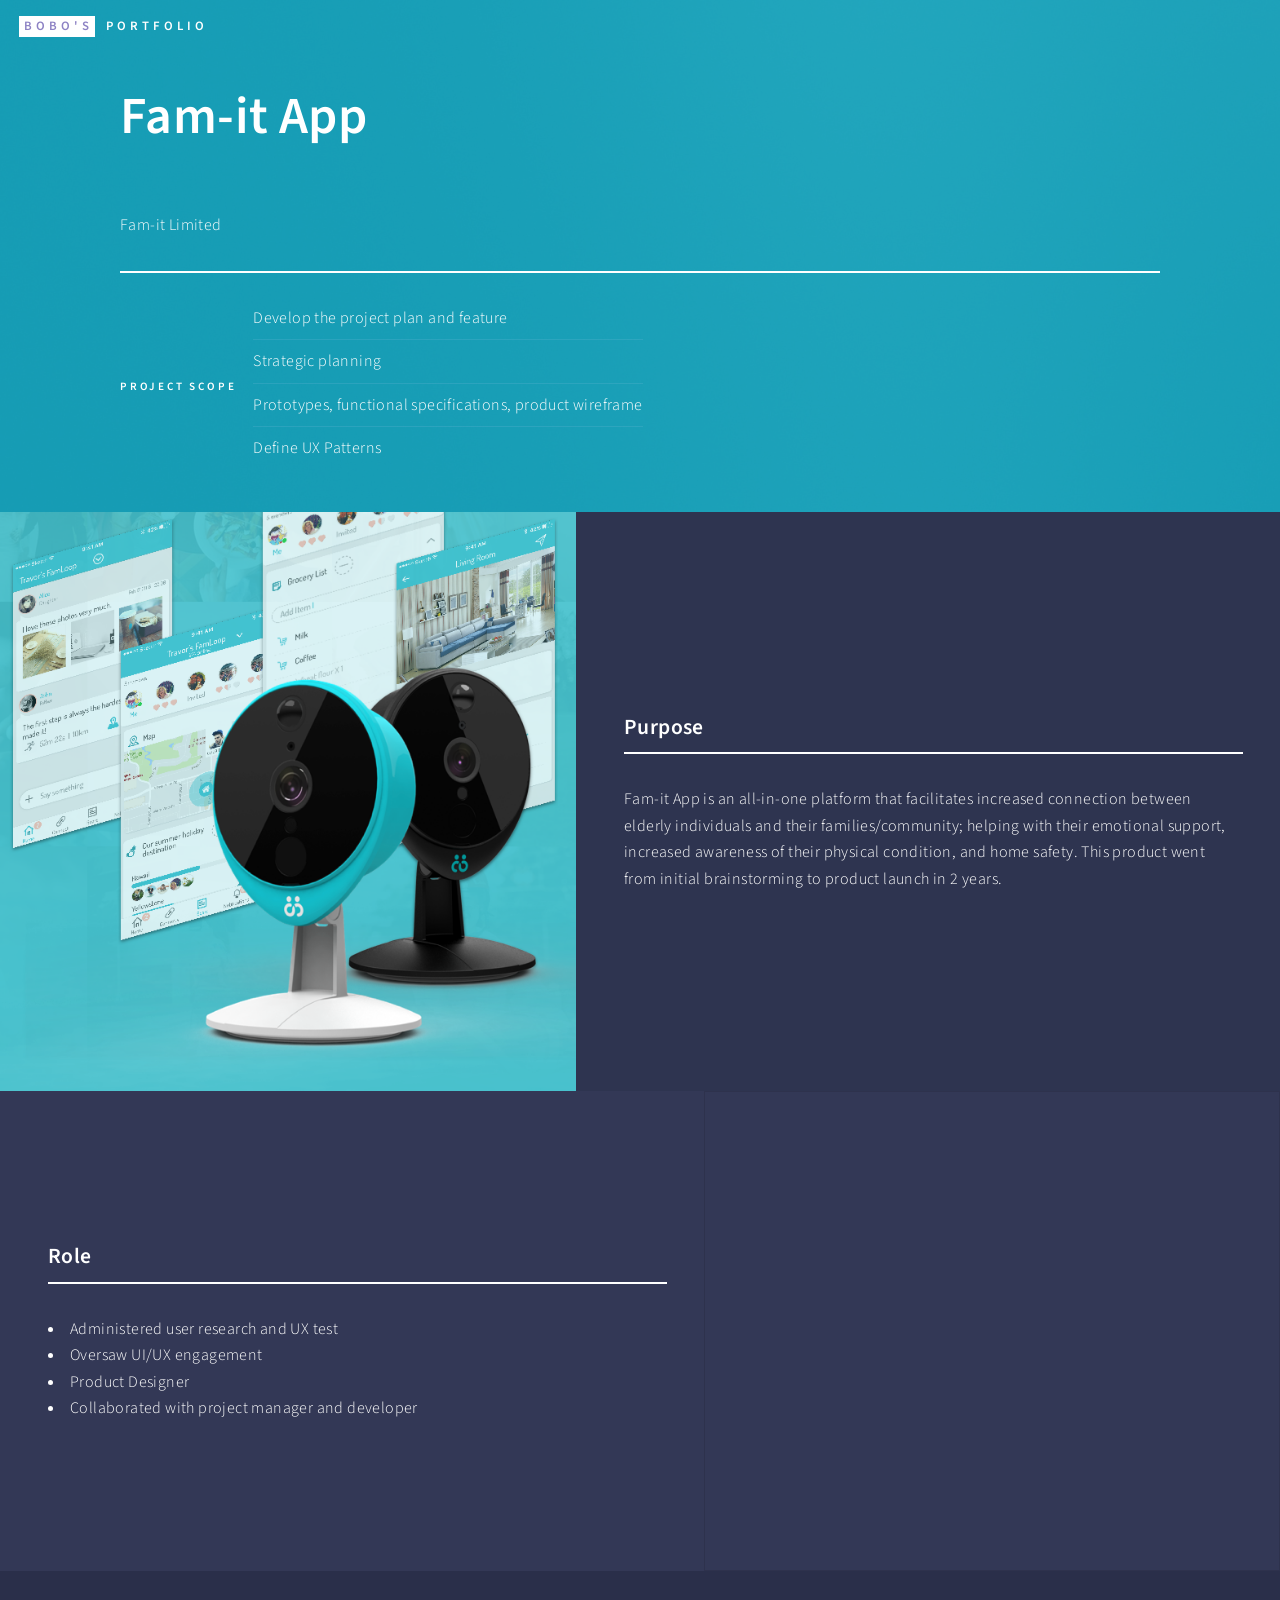
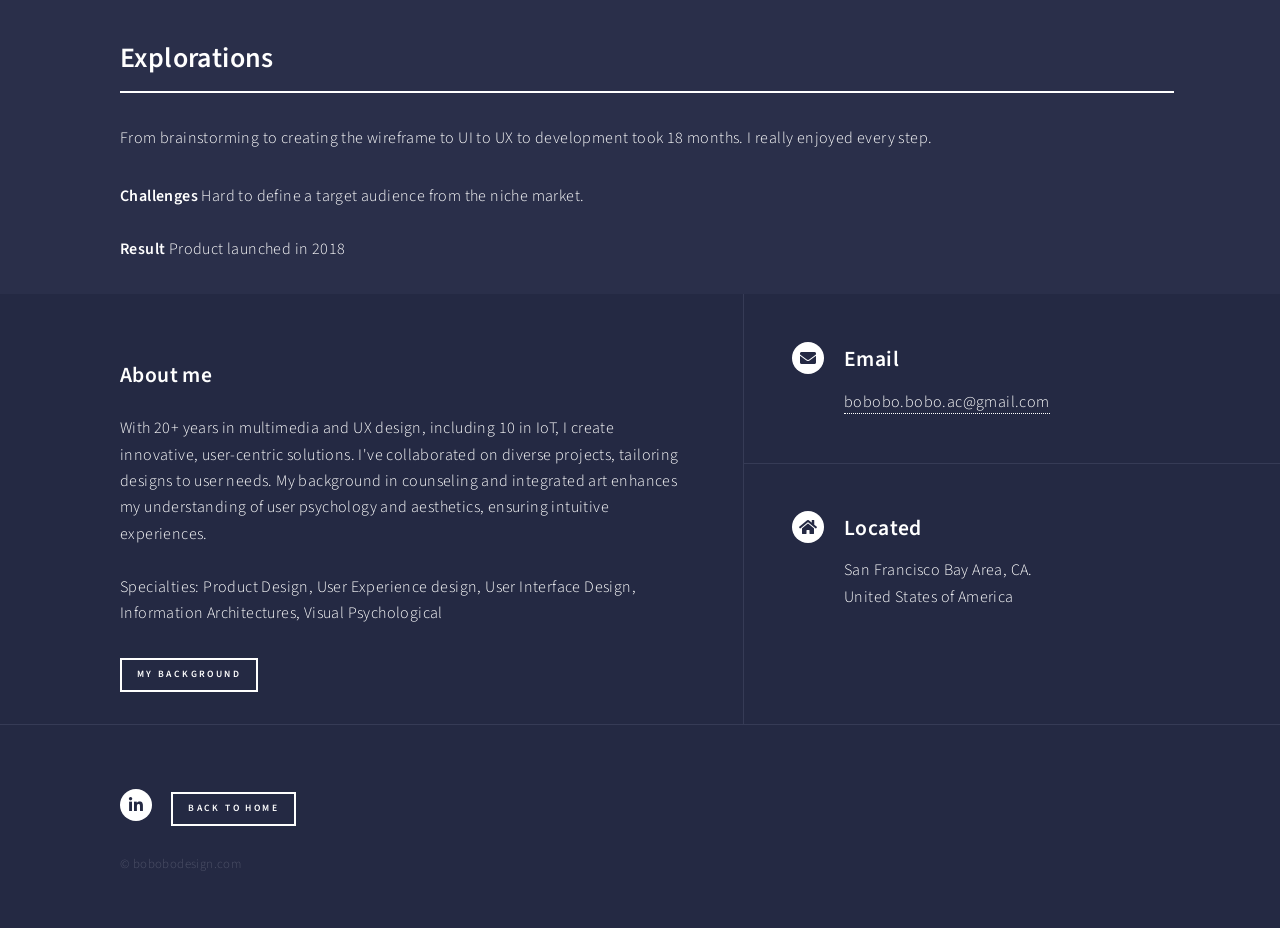
<file: famit.html>
<html>
	<head>
		<title>Fam-it Apps</title>
		<meta charset="utf-8" />
		<meta name="viewport" content="width=device-width, initial-scale=1, user-scalable=no" />
		<link rel="stylesheet" href="assets/css/main.css" />
		<noscript><link rel="stylesheet" href="assets/css/noscript.css" /></noscript>
	</head>

	<!-- Google tag (gtag.js) -->
<script async src="https://www.googletagmanager.com/gtag/js?id=G-2B6J5E05LQ"></script>
<script>
  window.dataLayer = window.dataLayer || [];
  function gtag(){dataLayer.push(arguments);}
  gtag('js', new Date());

  gtag('config', 'G-2B6J5E05LQ');
</script>
	<body class="is-preload">

		<!-- Wrapper -->
			<div id="wrapper">

				<!-- Header -->
				<!-- Note: The "styleN" class below should match that of the banner element. -->
					<header id="header" class="alt style2">
						<a href="index.html" class="logo"><strong>BoBo's</strong> <span>Portfolio</span></a>
						
						
					</header>

				

				<!-- Banner -->
				<!-- Note: The "styleN" class below should match that of the header element. -->
					<section id="banner" class="style2">
						<div class="inner">
							<span class="image">
								<img src="images/pic07.jpg" alt="" />
							</span>
							<header class="major">
								<div class="">
								<h1>Fam-it App</h1>
								<p>Fam-it Limited</p></div>
							</header>
							<div class="content">
								<p>Project scope<br/></p>
								<ul class="alt">
									
									<li>Develop the project plan and feature</li>
									<li>Strategic planning</li>
									<li>Prototypes, functional specifications, product wireframe</li>
									<li>Define UX Patterns</li>
								</ul>
							</div>
						</div>
					</section>

				<!-- Main -->
					<div id="main">

					

						<!-- Two -->
							<section id="two" class="spotlights">
								<section>
									<a href="" class="image">
										<img src="images/top_m.png" alt="" data-position="center center" />
									</a>
									<div class="content">
										<div class="inner">
											<header class="major">
												<h3>Purpose</h3>
											</header>
											<p>Fam-it App is an all-in-one platform that facilitates increased connection between elderly individuals and their families/community; helping with their emotional support, increased awareness of their physical condition, and home safety. This product went from initial brainstorming to product launch in 2 years.	 </p>
											
										</div>
									</div>
								</section>
								
								<section>
									<iframe style="border: 1px solid rgba(0, 0, 0, 0.1)" width="640" height="480" src="https://framer.com/embed/Scroll--dMBVtiClk8CPnGvXCCGi/EtmYk_avt?highlights=0" allowfullscreen></iframe>
									<div class="content">
										<div class="inner">
											<header class="major">
												<h3>Role</h3>
											</header>
											<p>
											<li>Administered user research and UX test </li>
											<li>Oversaw UI/UX engagement</li>
											<li>Product Designer </li>
											<li>Collaborated with project manager and developer	 </li>
										
											
							
											</p>
											
										</div>
									</div>
								</section>
							</section>

						<!-- Three -->
							<section id="three">
								<div class="inner">
									<header class="major">
										<h2>Explorations</h2>
									</header>
									<p>From brainstorming to creating the wireframe to UI to UX to development took 18 months. I really enjoyed every step.  </p>
									<b>Challenges</b> Hard to define a target audience from the niche market. </br></br>
									<b>Result</b> Product launched in 2018
									
									
								</div>
							</section>

					</div>

				<!-- Contact -->
				<section id="contact">
					<div class="inner">
						<section>
							<div>
								<h3>About me</h3>
								<p>With 20+ years in multimedia and UX design, including 10 in IoT, I create innovative, user-centric solutions. I've collaborated on diverse projects, tailoring designs to user needs. 
									My background in counseling and integrated art enhances my understanding of user psychology and aesthetics, ensuring intuitive experiences.</br></br>

									Specialties: Product Design, User Experience design, User Interface Design, Information Architectures, Visual Psychological
								</p>
							<a class="button small" href="cv.html">My background</a>
							</div>
						</section>
						<section class="split">
							<section>
								<div class="contact-method">
									<span class="icon solid alt fa-envelope"></span>
									<h3>Email</h3>
									<a href="#">bobobo.bobo.ac@gmail.com</a>
								</div>
							</section>
						
						
							<section>
								<div class="contact-method">
									<span class="icon solid alt fa-home"></span>
									<h3>Located</h3>
									<span>San Francisco Bay Area, CA.<br />
									United States of America</span>
								</div>
							</section>
						</section>
					</div>
				</section>

			<!-- Footer -->
				<footer id="footer">
					<div class="inner">
						<ul class="icons">
							
							<li><a href="https://www.linkedin.com/in/boboyee/" class="icon brands alt fa-linkedin-in" target="_blank"><span class="label">LinkedIn</span></a></li>
							<li><a class="button small" href="index.html">Back to home</a></li>
						</ul>
						<ul class="copyright">
							<li>&copy; bobobodesign.com</li>
						</ul>
					</div>
				</footer>

			</div>

		<!-- Scripts -->
			<script src="assets/js/jquery.min.js"></script>
			<script src="assets/js/jquery.scrolly.min.js"></script>
			<script src="assets/js/jquery.scrollex.min.js"></script>
			<script src="assets/js/browser.min.js"></script>
			<script src="assets/js/breakpoints.min.js"></script>
			<script src="assets/js/util.js"></script>
			<script src="assets/js/main.js"></script>

	</body>
</html>
</file>
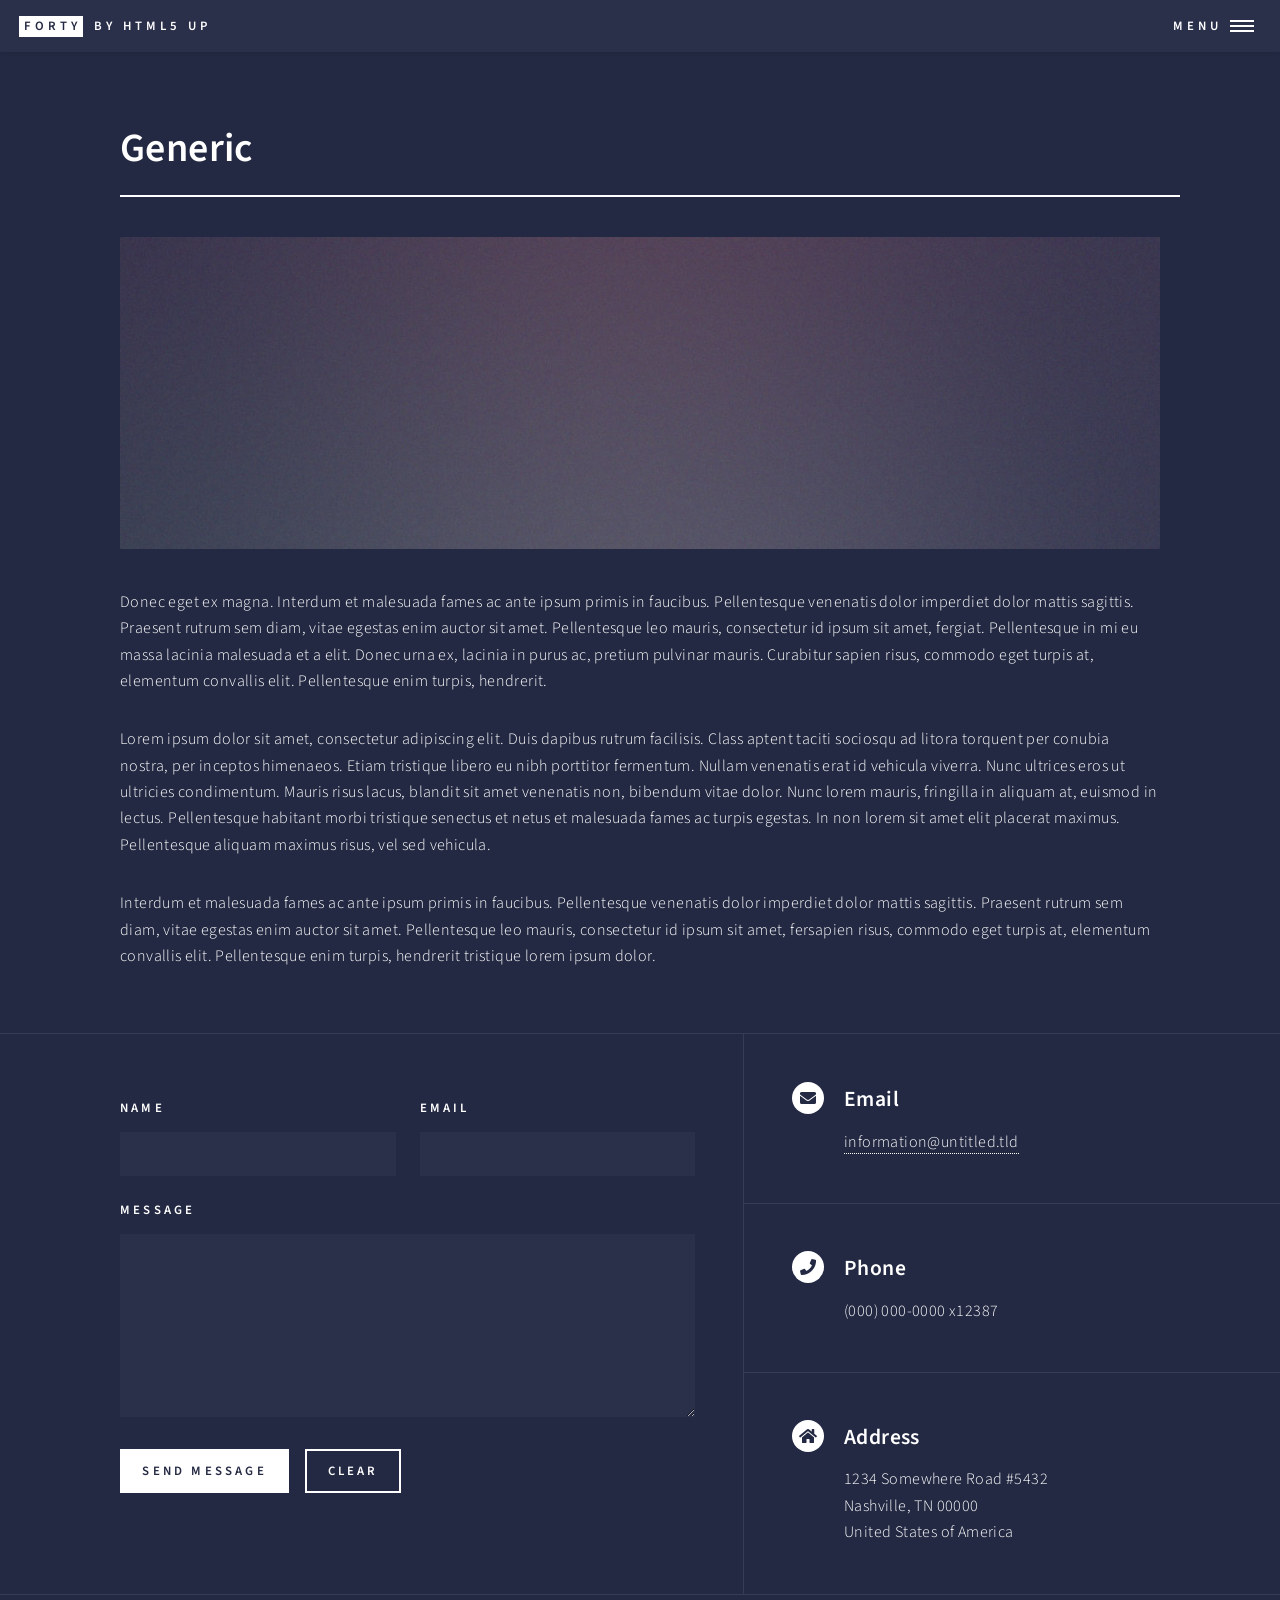
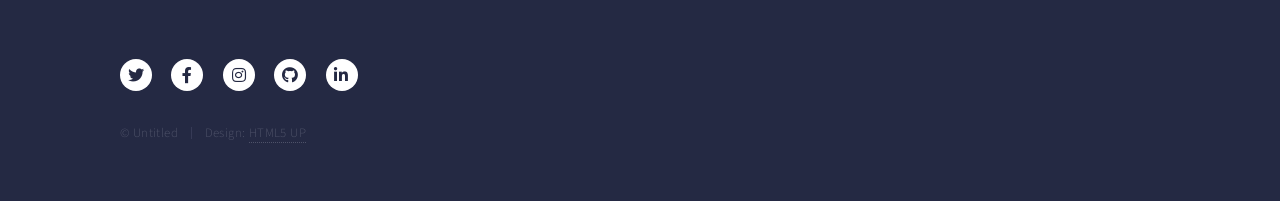
<file: generic.html>
<!DOCTYPE HTML>
<!--
	Forty by HTML5 UP
	html5up.net | @ajlkn
	Free for personal and commercial use under the CCA 3.0 license (html5up.net/license)
-->
<html>
	<head>
		<title>Generic - Forty by HTML5 UP</title>
		<meta charset="utf-8" />
		<meta name="viewport" content="width=device-width, initial-scale=1, user-scalable=no" />
		<link rel="stylesheet" href="assets/css/main.css" />
		<noscript><link rel="stylesheet" href="assets/css/noscript.css" /></noscript>
	</head>
	<body class="is-preload">

		<!-- Wrapper -->
			<div id="wrapper">

				<!-- Header -->
					<header id="header">
						<a href="index.html" class="logo"><strong>Forty</strong> <span>by HTML5 UP</span></a>
						<nav>
							<a href="#menu">Menu</a>
						</nav>
					</header>

				<!-- Menu -->
					<nav id="menu">
						<ul class="links">
							<li><a href="index.html">Home</a></li>
							<li><a href="landing.html">Landing</a></li>
							<li><a href="generic.html">Generic</a></li>
							<li><a href="elements.html">Elements</a></li>
						</ul>
						<ul class="actions stacked">
							<li><a href="#" class="button primary fit">Get Started</a></li>
							<li><a href="#" class="button fit">Log In</a></li>
						</ul>
					</nav>

				<!-- Main -->
					<div id="main" class="alt">

						<!-- One -->
							<section id="one">
								<div class="inner">
									<header class="major">
										<h1>Generic</h1>
									</header>
									<span class="image main"><img src="images/pic11.jpg" alt="" /></span>
									<p>Donec eget ex magna. Interdum et malesuada fames ac ante ipsum primis in faucibus. Pellentesque venenatis dolor imperdiet dolor mattis sagittis. Praesent rutrum sem diam, vitae egestas enim auctor sit amet. Pellentesque leo mauris, consectetur id ipsum sit amet, fergiat. Pellentesque in mi eu massa lacinia malesuada et a elit. Donec urna ex, lacinia in purus ac, pretium pulvinar mauris. Curabitur sapien risus, commodo eget turpis at, elementum convallis elit. Pellentesque enim turpis, hendrerit.</p>
									<p>Lorem ipsum dolor sit amet, consectetur adipiscing elit. Duis dapibus rutrum facilisis. Class aptent taciti sociosqu ad litora torquent per conubia nostra, per inceptos himenaeos. Etiam tristique libero eu nibh porttitor fermentum. Nullam venenatis erat id vehicula viverra. Nunc ultrices eros ut ultricies condimentum. Mauris risus lacus, blandit sit amet venenatis non, bibendum vitae dolor. Nunc lorem mauris, fringilla in aliquam at, euismod in lectus. Pellentesque habitant morbi tristique senectus et netus et malesuada fames ac turpis egestas. In non lorem sit amet elit placerat maximus. Pellentesque aliquam maximus risus, vel sed vehicula.</p>
									<p>Interdum et malesuada fames ac ante ipsum primis in faucibus. Pellentesque venenatis dolor imperdiet dolor mattis sagittis. Praesent rutrum sem diam, vitae egestas enim auctor sit amet. Pellentesque leo mauris, consectetur id ipsum sit amet, fersapien risus, commodo eget turpis at, elementum convallis elit. Pellentesque enim turpis, hendrerit tristique lorem ipsum dolor.</p>
								</div>
							</section>

					</div>

				<!-- Contact -->
					<section id="contact">
						<div class="inner">
							<section>
								<form method="post" action="#">
									<div class="fields">
										<div class="field half">
											<label for="name">Name</label>
											<input type="text" name="name" id="name" />
										</div>
										<div class="field half">
											<label for="email">Email</label>
											<input type="text" name="email" id="email" />
										</div>
										<div class="field">
											<label for="message">Message</label>
											<textarea name="message" id="message" rows="6"></textarea>
										</div>
									</div>
									<ul class="actions">
										<li><input type="submit" value="Send Message" class="primary" /></li>
										<li><input type="reset" value="Clear" /></li>
									</ul>
								</form>
							</section>
							<section class="split">
								<section>
									<div class="contact-method">
										<span class="icon solid alt fa-envelope"></span>
										<h3>Email</h3>
										<a href="#">information@untitled.tld</a>
									</div>
								</section>
								<section>
									<div class="contact-method">
										<span class="icon solid alt fa-phone"></span>
										<h3>Phone</h3>
										<span>(000) 000-0000 x12387</span>
									</div>
								</section>
								<section>
									<div class="contact-method">
										<span class="icon solid alt fa-home"></span>
										<h3>Address</h3>
										<span>1234 Somewhere Road #5432<br />
										Nashville, TN 00000<br />
										United States of America</span>
									</div>
								</section>
							</section>
						</div>
					</section>

				<!-- Footer -->
					<footer id="footer">
						<div class="inner">
							<ul class="icons">
								<li><a href="#" class="icon brands alt fa-twitter"><span class="label">Twitter</span></a></li>
								<li><a href="#" class="icon brands alt fa-facebook-f"><span class="label">Facebook</span></a></li>
								<li><a href="#" class="icon brands alt fa-instagram"><span class="label">Instagram</span></a></li>
								<li><a href="#" class="icon brands alt fa-github"><span class="label">GitHub</span></a></li>
								<li><a href="#" class="icon brands alt fa-linkedin-in"><span class="label">LinkedIn</span></a></li>
							</ul>
							<ul class="copyright">
								<li>&copy; Untitled</li><li>Design: <a href="https://html5up.net">HTML5 UP</a></li>
							</ul>
						</div>
					</footer>

			</div>

		<!-- Scripts -->
			<script src="assets/js/jquery.min.js"></script>
			<script src="assets/js/jquery.scrolly.min.js"></script>
			<script src="assets/js/jquery.scrollex.min.js"></script>
			<script src="assets/js/browser.min.js"></script>
			<script src="assets/js/breakpoints.min.js"></script>
			<script src="assets/js/util.js"></script>
			<script src="assets/js/main.js"></script>

	</body>
</html>
</file>
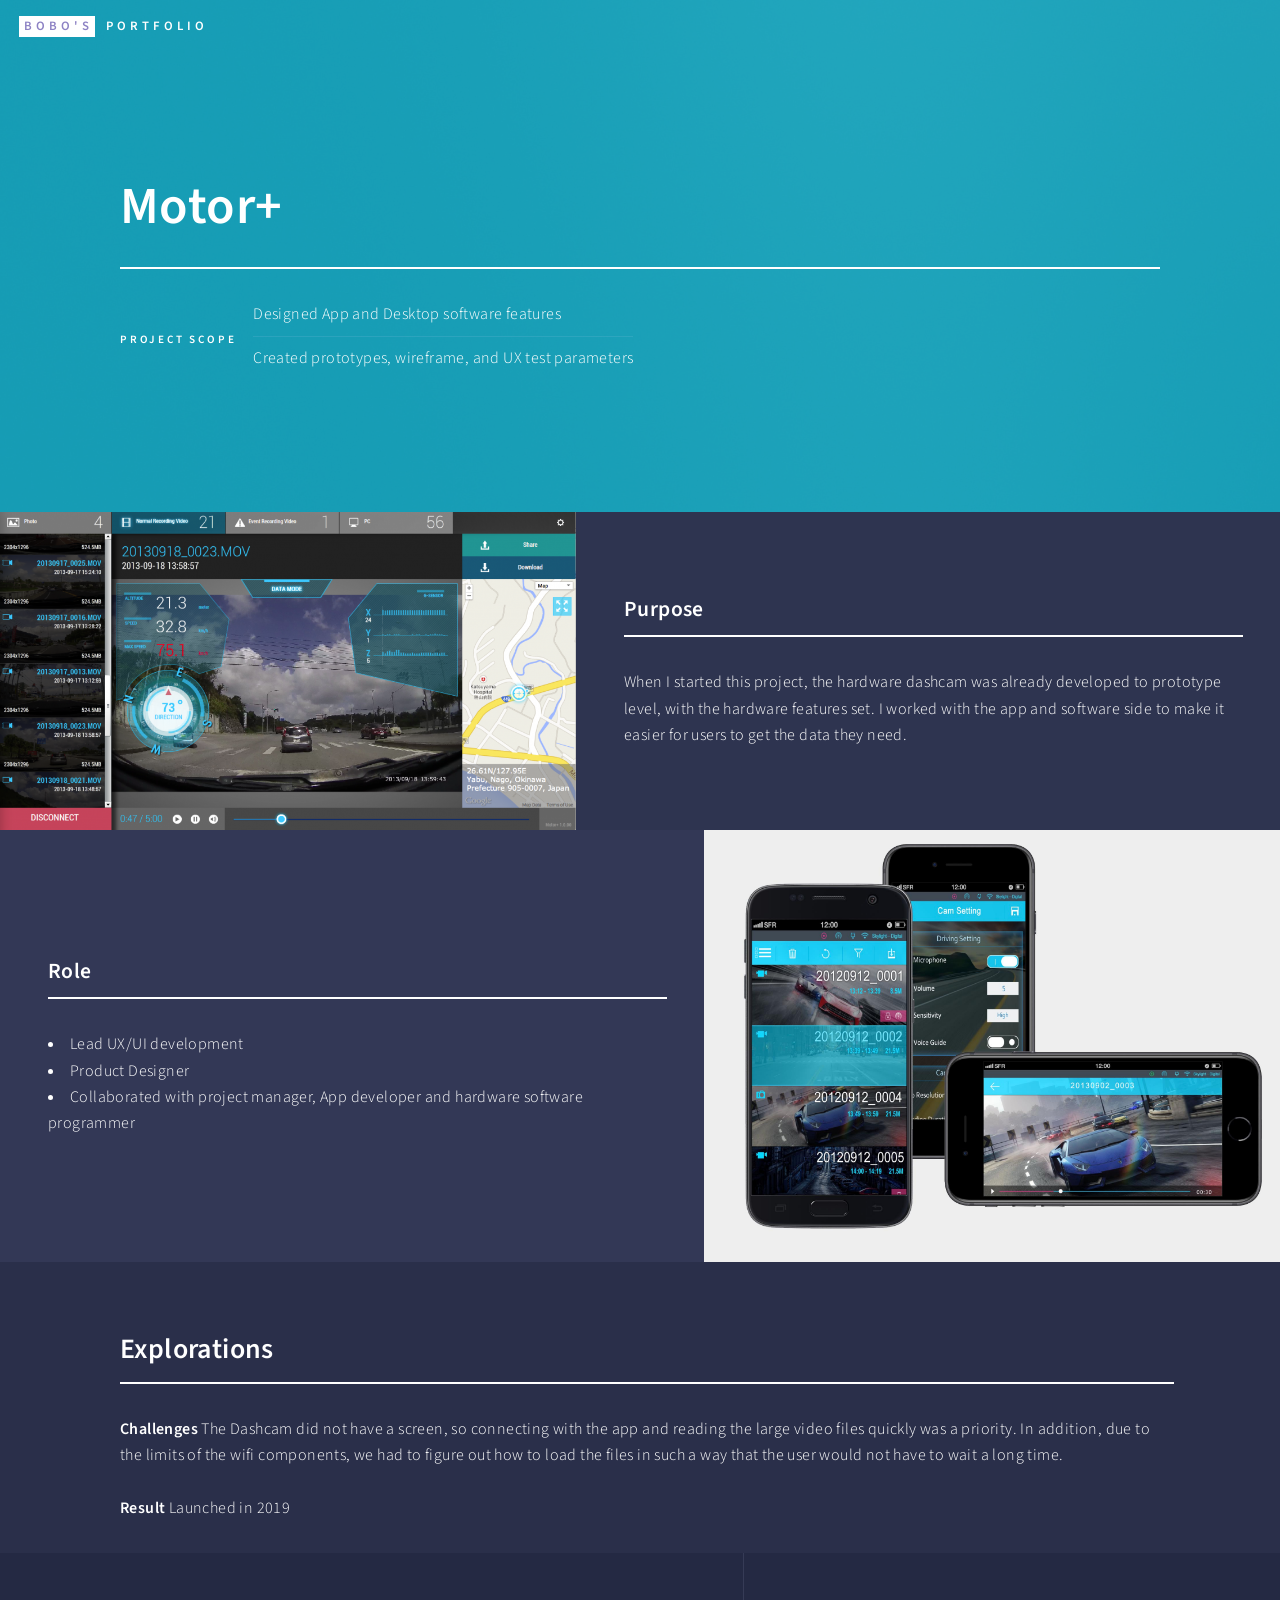
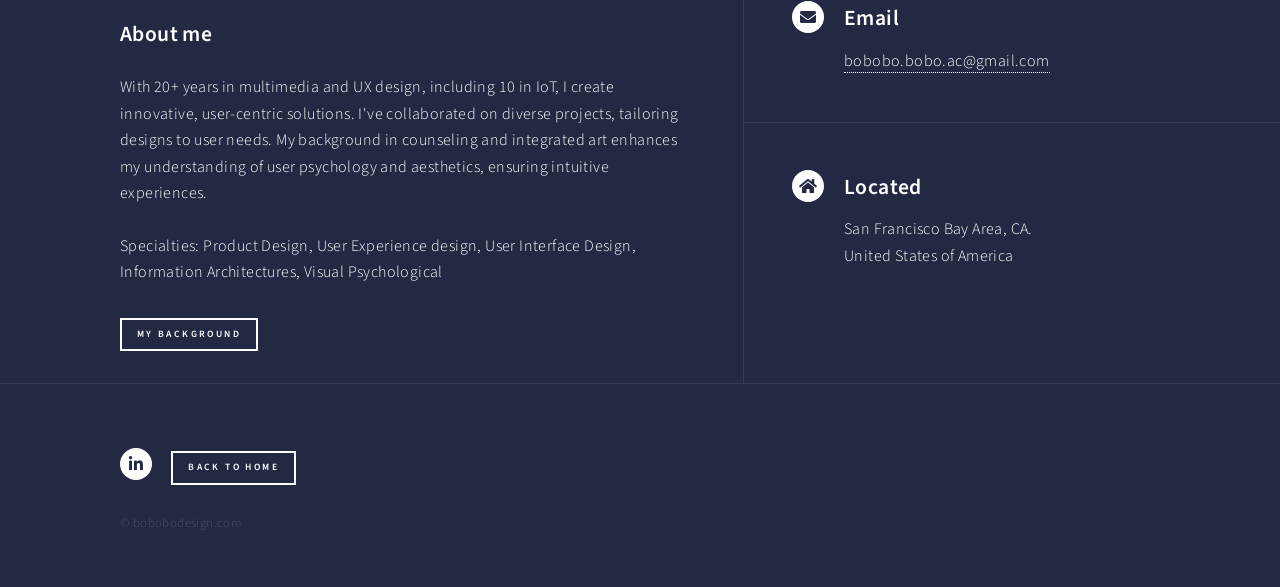
<file: Motorplus.html>
<html>
	<head>
		<title>Motor+</title>
		<meta charset="utf-8" />
		<meta name="viewport" content="width=device-width, initial-scale=1, user-scalable=no" />
		<link rel="stylesheet" href="assets/css/main.css" />
		<noscript><link rel="stylesheet" href="assets/css/noscript.css" /></noscript>

		<!-- Google tag (gtag.js) -->
<script async src="https://www.googletagmanager.com/gtag/js?id=G-2B6J5E05LQ"></script>
<script>
  window.dataLayer = window.dataLayer || [];
  function gtag(){dataLayer.push(arguments);}
  gtag('js', new Date());

  gtag('config', 'G-2B6J5E05LQ');
</script>
	</head>
	<body class="is-preload">

		<!-- Wrapper -->
			<div id="wrapper">

				<!-- Header -->
				<!-- Note: The "styleN" class below should match that of the banner element. -->
					<header id="header" class="alt style2">
						<a href="index.html" class="logo"><strong>BoBo's</strong> <span>Portfolio</span></a>
						
						
					</header>

				

				<!-- Banner -->
				<!-- Note: The "styleN" class below should match that of the header element. -->
					<section id="banner" class="style2">
						<div class="inner">
							<span class="image">
								<img src="images/pic07.jpg" alt="" />
							</span>
							<header class="major">
								<h1>Motor+</h1>
							</header>
							<div class="content">
								<p>Project scope<br/></p>
								<ul class="alt">
									<li>Designed App and Desktop software features</li>
									<li>Created prototypes, wireframe, and UX test parameters</li>
									
								</ul>
							</div>
						</div>
					</section>

				<!-- Main -->
					<div id="main">

					

						<!-- Two -->
							<section id="two" class="spotlights">
								<section>
									<a href="" class="image">
										<img src="images/motorplus_Desktop.png" alt="" data-position="center center" />
									</a>
									<div class="content">
										<div class="inner">
											<header class="major">
												<h3>Purpose</h3>
											</header>
											<p>When I started this project, the hardware dashcam was already developed to prototype level, with the hardware features set. I worked with the app and software side to make it easier for users to get the data they need.	 </p>
											
										</div>
									</div>
								</section>
								
								<section>
								<a href="" class="image">
										<img src="images/motorplusapp.jpg" alt="" data-position="center center" />
									</a>
									<div class="content">
										<div class="inner">
											<header class="major">
												<h3>Role</h3>
											</header>
											<p>
										
											<li>Lead UX/UI development</li>
											<li>Product Designer </li>
											<li>Collaborated with project manager, App developer and hardware software programmer</li>
												
											
										
										
											
							
											</p>
											
										</div>
									</div>
								</section>
							</section>

						<!-- Three -->
							<section id="three">
								<div class="inner">
									<header class="major">
										<h2>Explorations</h2>
									</header>
								
									<b>Challenges</b>  The Dashcam did not have a screen, so connecting with the app and reading the large video files quickly was a priority. In addition, due to the limits of the wifi components, we had to figure out how to load the files in such a way that the user would not have to wait a long time.</br></br>
									<b>Result</b> Launched in 2019
									
									
								</div>
							</section>

					</div>

			<!-- Contact -->
			<section id="contact">
				<div class="inner">
					<section>
						<div>
							<h3>About me</h3>
							<p>With 20+ years in multimedia and UX design, including 10 in IoT, I create innovative, user-centric solutions. I've collaborated on diverse projects, tailoring designs to user needs. 
								My background in counseling and integrated art enhances my understanding of user psychology and aesthetics, ensuring intuitive experiences.</br></br>

								Specialties: Product Design, User Experience design, User Interface Design, Information Architectures, Visual Psychological
							</p>
						<a class="button small" href="cv.html">My background</a>
						</div>
					</section>
					<section class="split">
						<section>
							<div class="contact-method">
								<span class="icon solid alt fa-envelope"></span>
								<h3>Email</h3>
								<a href="#">bobobo.bobo.ac@gmail.com</a>
							</div>
						</section>
					
					
						<section>
							<div class="contact-method">
								<span class="icon solid alt fa-home"></span>
								<h3>Located</h3>
								<span>San Francisco Bay Area, CA.<br />
								United States of America</span>
							</div>
						</section>
					</section>
				</div>
			</section>

		<!-- Footer -->
			<footer id="footer">
				<div class="inner">
					<ul class="icons">
						
						<li><a href="https://www.linkedin.com/in/boboyee/" class="icon brands alt fa-linkedin-in" target="_blank"><span class="label">LinkedIn</span></a></li>
						<li><a class="button small" href="index.html">Back to home</a></li>
					</ul>
					<ul class="copyright">
						<li>&copy; bobobodesign.com</li>
					</ul>
				</div>
			</footer>

			</div>

		<!-- Scripts -->
			<script src="assets/js/jquery.min.js"></script>
			<script src="assets/js/jquery.scrolly.min.js"></script>
			<script src="assets/js/jquery.scrollex.min.js"></script>
			<script src="assets/js/browser.min.js"></script>
			<script src="assets/js/breakpoints.min.js"></script>
			<script src="assets/js/util.js"></script>
			<script src="assets/js/main.js"></script>

	</body>
</html>
</file>
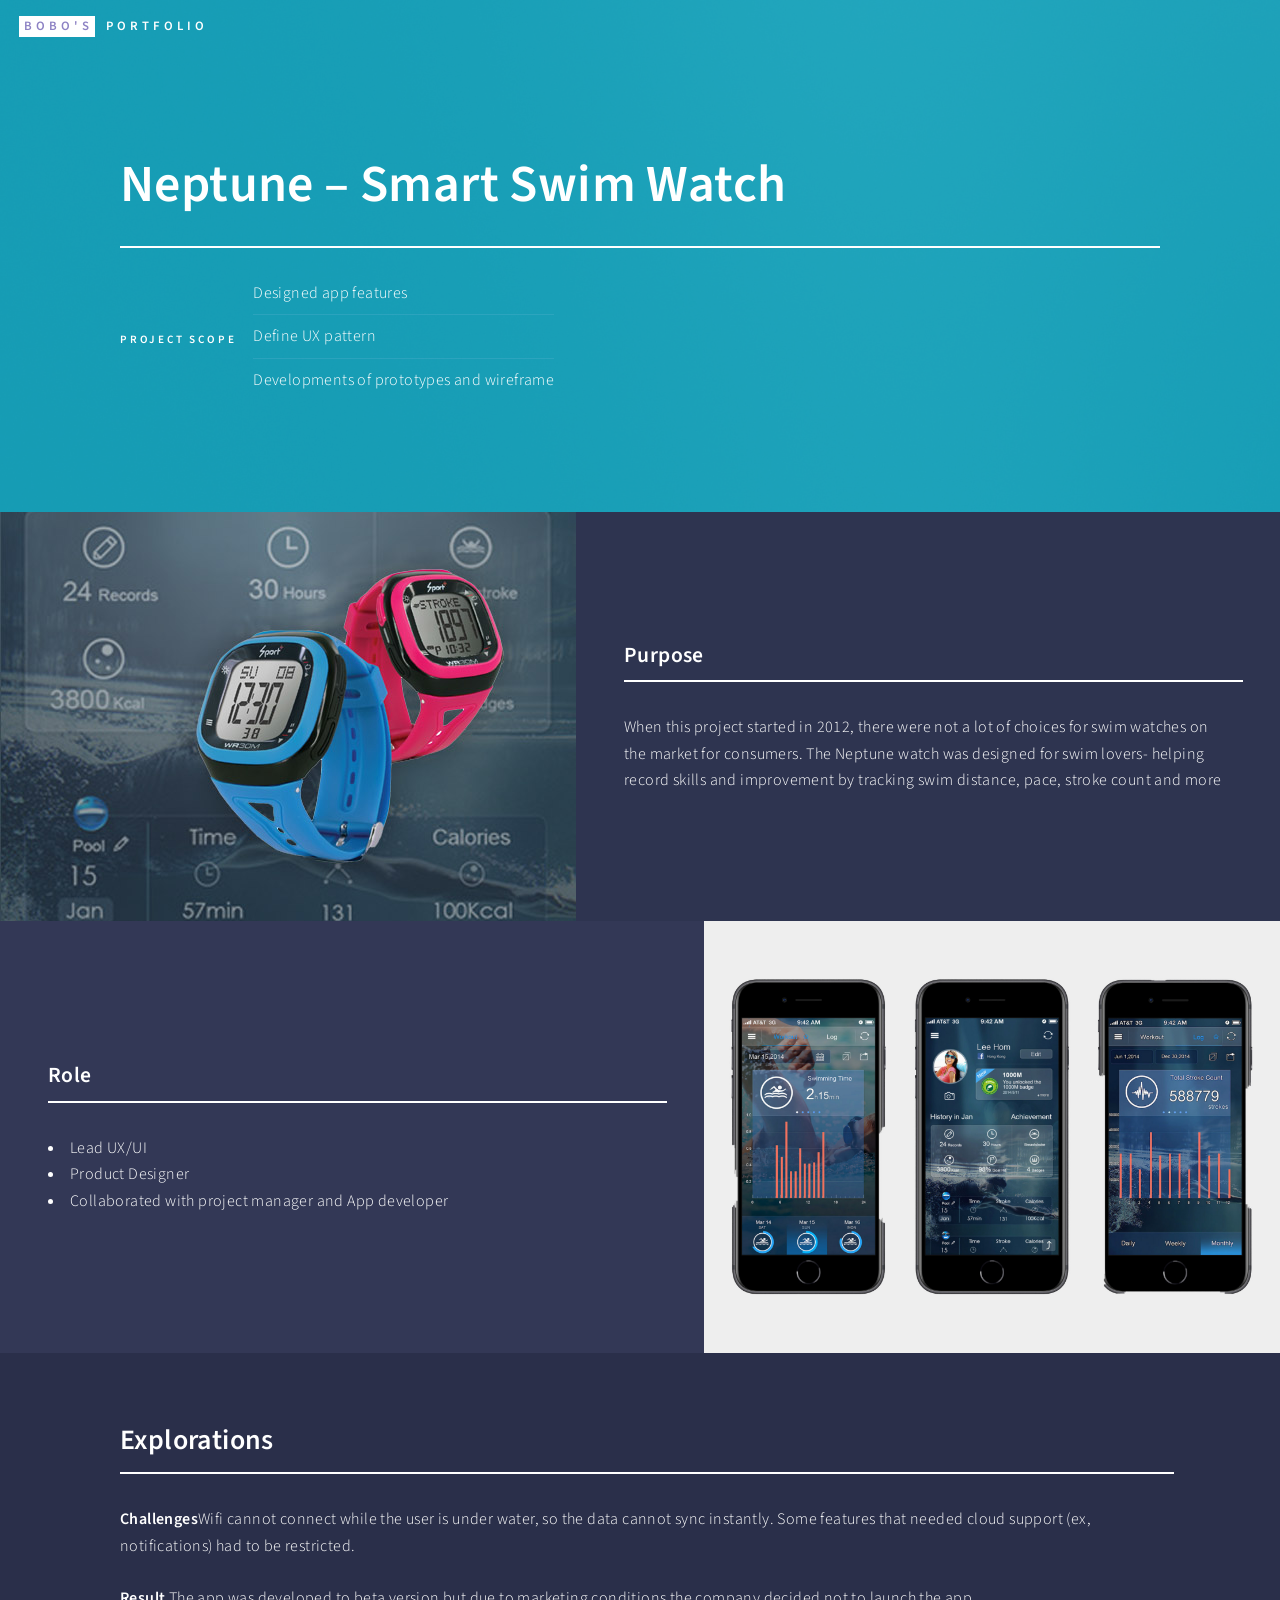
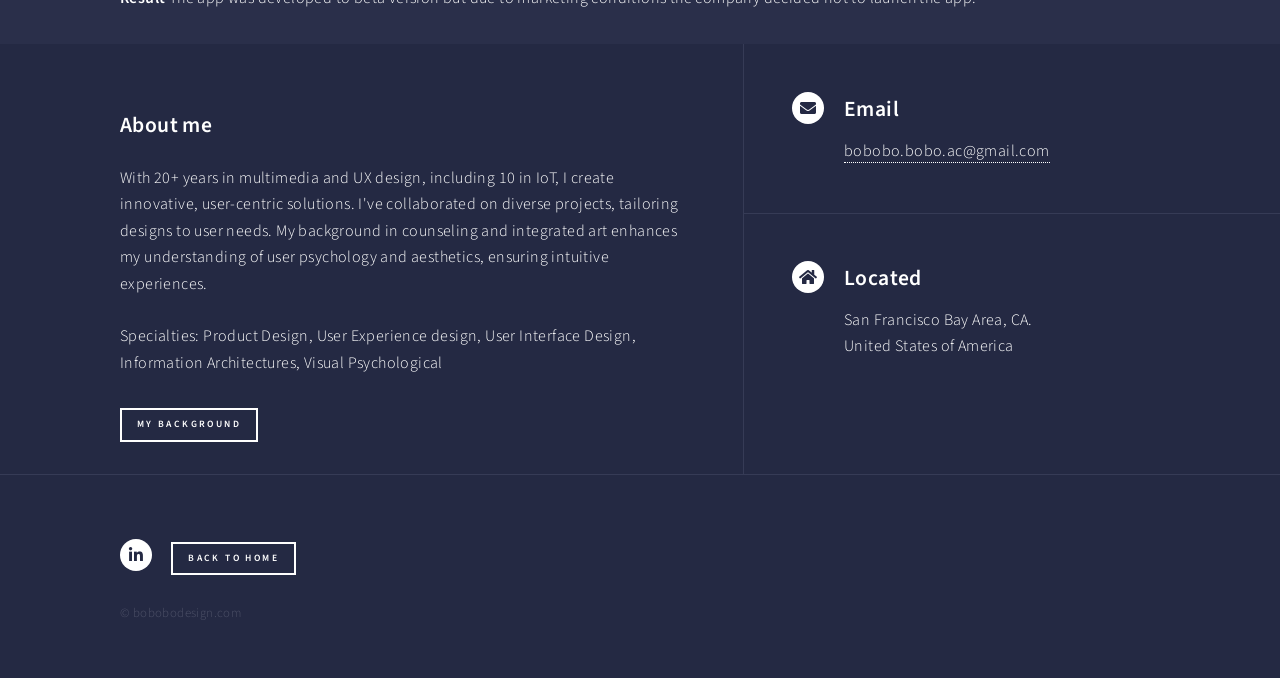
<file: Neptune.html>
<html>
	<head>
		<title>Neptune – Smart Swim Watch</title>
		<meta charset="utf-8" />
		<meta name="viewport" content="width=device-width, initial-scale=1, user-scalable=no" />
		<link rel="stylesheet" href="assets/css/main.css" />
		<noscript><link rel="stylesheet" href="assets/css/noscript.css" /></noscript>

		<!-- Google tag (gtag.js) -->
<script async src="https://www.googletagmanager.com/gtag/js?id=G-2B6J5E05LQ"></script>
<script>
  window.dataLayer = window.dataLayer || [];
  function gtag(){dataLayer.push(arguments);}
  gtag('js', new Date());

  gtag('config', 'G-2B6J5E05LQ');
</script>
	</head>
	<body class="is-preload">

		<!-- Wrapper -->
			<div id="wrapper">

				<!-- Header -->
				<!-- Note: The "styleN" class below should match that of the banner element. -->
					<header id="header" class="alt style2">
						<a href="index.html" class="logo"><strong>BoBo's</strong> <span>Portfolio</span></a>
						
						
					</header>

				

				<!-- Banner -->
				<!-- Note: The "styleN" class below should match that of the header element. -->
					<section id="banner" class="style2">
						<div class="inner">
							<span class="image">
								<img src="images/pic07.jpg" alt="" />
							</span>
							<header class="major">
								<h1>Neptune – Smart Swim Watch</h1>
							</header>
							<div class="content">
								<p>Project scope<br/></p>
								<ul class="alt">
									<li>Designed app features</li>
									<li>Define UX pattern</li>
									<li>Developments of prototypes and wireframe</li>
									
								</ul>
							</div>
						</div>
					</section>

				<!-- Main -->
					<div id="main">

					

						<!-- Two -->
							<section id="two" class="spotlights">
								<section>
									<a href="" class="image">
										<img src="images/pic05.jpg" alt="" data-position="center center" />
									</a>
									<div class="content">
										<div class="inner">
											<header class="major">
												<h3>Purpose</h3>
											</header>
											<p>When this project started in 2012, there were not a lot of choices for swim watches on the market for consumers. The Neptune watch was designed for swim lovers- helping record skills and improvement by tracking swim distance, pace, stroke count and more		 </p>
											
										</div>
									</div>
								</section>
								
								<section>
								<a href="" class="image">
										<img src="images/sportplus.jpg" alt="" data-position="center center" />
									</a>
									<div class="content">
										<div class="inner">
											<header class="major">
												<h3>Role</h3>
											</header>
											<p>
										
											<li>Lead UX/UI</li>
											<li>Product Designer </li>
											<li>Collaborated with project manager and App developer</li>
												
											
	
							
											</p>
											
										</div>
									</div>
								</section>
							</section>

						<!-- Three -->
							<section id="three">
								<div class="inner">
									<header class="major">
										<h2>Explorations</h2>
									</header>
									
									<b>Challenges</b>Wifi cannot connect while the user is under water, so the data cannot sync instantly. Some features that needed cloud support (ex, notifications) had to be restricted.  </br></br>
									<b>Result</b> The app was developed to beta version but due to marketing conditions the company decided not to launch the app.  	 
									
									
								</div>
							</section>

					</div>

				<!-- Contact -->
				<section id="contact">
					<div class="inner">
						<section>
							<div>
								<h3>About me</h3>
								<p>With 20+ years in multimedia and UX design, including 10 in IoT, I create innovative, user-centric solutions. I've collaborated on diverse projects, tailoring designs to user needs. 
									My background in counseling and integrated art enhances my understanding of user psychology and aesthetics, ensuring intuitive experiences.</br></br>

									Specialties: Product Design, User Experience design, User Interface Design, Information Architectures, Visual Psychological
								</p>
							<a class="button small" href="cv.html">My background</a>
							</div>
						</section>
						<section class="split">
							<section>
								<div class="contact-method">
									<span class="icon solid alt fa-envelope"></span>
									<h3>Email</h3>
									<a href="#">bobobo.bobo.ac@gmail.com</a>
								</div>
							</section>
						
						
							<section>
								<div class="contact-method">
									<span class="icon solid alt fa-home"></span>
									<h3>Located</h3>
									<span>San Francisco Bay Area, CA.<br />
									United States of America</span>
								</div>
							</section>
						</section>
					</div>
				</section>

			<!-- Footer -->
				<footer id="footer">
					<div class="inner">
						<ul class="icons">
							
							<li><a href="https://www.linkedin.com/in/boboyee/" class="icon brands alt fa-linkedin-in" target="_blank"><span class="label">LinkedIn</span></a></li>
							<li><a class="button small" href="index.html">Back to home</a></li>
						</ul>
						<ul class="copyright">
							<li>&copy; bobobodesign.com</li>
						</ul>
					</div>
				</footer>

			</div>

		<!-- Scripts -->
			<script src="assets/js/jquery.min.js"></script>
			<script src="assets/js/jquery.scrolly.min.js"></script>
			<script src="assets/js/jquery.scrollex.min.js"></script>
			<script src="assets/js/browser.min.js"></script>
			<script src="assets/js/breakpoints.min.js"></script>
			<script src="assets/js/util.js"></script>
			<script src="assets/js/main.js"></script>

	</body>
</html>
</file>
<file: assets/css/noscript.css>
/*
	Forty by HTML5 UP
	html5up.net | @ajlkn
	Free for personal and commercial use under the CCA 3.0 license (html5up.net/license)
*/

/* Banner */

	body.is-preload #banner:after {
		opacity: 0.85;
	}

	body.is-preload #banner > .inner {
		-moz-filter: none;
		-webkit-filter: none;
		-ms-filter: none;
		filter: none;
		-moz-transform: none;
		-webkit-transform: none;
		-ms-transform: none;
		transform: none;
		opacity: 1;
	}
</file>
<file: assets/css/main.css>
@import url(fontawesome-all.min.css);
@import url("https://fonts.googleapis.com/css?family=Source+Sans+Pro:300,300italic,600,600italic");

/*
	Forty by HTML5 UP
	html5up.net | @ajlkn
	Free for personal and commercial use under the CCA 3.0 license (html5up.net/license)
*/

html, body, div, span, applet, object,
iframe, h1, h2, h3, h4, h5, h6, p, blockquote,
pre, a, abbr, acronym, address, big, cite,
code, del, dfn, em, img, ins, kbd, q, s, samp,
small, strike, strong, sub, sup, tt, var, b,
u, i, center, dl, dt, dd, ol, ul, li, fieldset,
form, label, legend, table, caption, tbody,
tfoot, thead, tr, th, td, article, aside,
canvas, details, embed, figure, figcaption,
footer, header, hgroup, menu, nav, output, ruby,
section, summary, time, mark, audio, video {
	margin: 0;
	padding: 0;
	border: 0;
	font-size: 100%;
	font: inherit;
	vertical-align: baseline;}

article, aside, details, figcaption, figure,
footer, header, hgroup, menu, nav, section {
	display: block;}

body {
	line-height: 1;
}

ol, ul {
	list-style: none;
}

blockquote, q {
	quotes: none;
}

	blockquote:before, blockquote:after, q:before, q:after {
		content: '';
		content: none;
	}

table {
	border-collapse: collapse;
	border-spacing: 0;
}

body {
	-webkit-text-size-adjust: none;
}

mark {
	background-color: transparent;
	color: inherit;
}

input::-moz-focus-inner {
	border: 0;
	padding: 0;
}

input, select, textarea {
	-moz-appearance: none;
	-webkit-appearance: none;
	-ms-appearance: none;
	appearance: none;
}

/* Basic */

	@-ms-viewport {
		width: device-width;
	}

	body {
		-ms-overflow-style: scrollbar;
	}

	@media screen and (max-width: 480px) {

		html, body {
			min-width: 320px;
		}

	}

	html {
		box-sizing: border-box;
	}

	*, *:before, *:after {
		box-sizing: inherit;
	}

	body {
		background: #242943;
	}

		body.is-preload *, body.is-preload *:before, body.is-preload *:after {
			-moz-animation: none !important;
			-webkit-animation: none !important;
			-ms-animation: none !important;
			animation: none !important;
			-moz-transition: none !important;
			-webkit-transition: none !important;
			-ms-transition: none !important;
			transition: none !important;
		}

/* Type */

	body, input, select, textarea {
		color: #ffffff;
		font-family: "Source Sans Pro", Helvetica, sans-serif;
		font-size: 17pt;
		font-weight: 300;
		letter-spacing: 0.025em;
		line-height: 1.65;
	}

		@media screen and (max-width: 1680px) {

			body, input, select, textarea {
				font-size: 14pt;
			}

		}

		@media screen and (max-width: 1280px) {

			body, input, select, textarea {
				font-size: 12pt;
			}

		}

		@media screen and (max-width: 360px) {

			body, input, select, textarea {
				font-size: 11pt;
			}

		}

	a {
		-moz-transition: color 0.2s ease-in-out, border-bottom-color 0.2s ease-in-out;
		-webkit-transition: color 0.2s ease-in-out, border-bottom-color 0.2s ease-in-out;
		-ms-transition: color 0.2s ease-in-out, border-bottom-color 0.2s ease-in-out;
		transition: color 0.2s ease-in-out, border-bottom-color 0.2s ease-in-out;
		border-bottom: dotted 1px;
		color: inherit;
		text-decoration: none;
	}

		a:hover {
			border-bottom-color: transparent;
			color: #9bf1ff !important;
		}

		a:active {
			color: #53e3fb !important;
		}

	strong, b {
		color: #ffffff;
		font-weight: 600;
	}

	em, i {
		font-style: italic;
	}

	p {
		margin: 0 0 2em 0;
	}

	h1, h2, h3, h4, h5, h6 {
		color: #ffffff;
		font-weight: 600;
		line-height: 1.65;
		margin: 0 0 1em 0;
	}

		h1 a, h2 a, h3 a, h4 a, h5 a, h6 a {
			color: inherit;
			border-bottom: 0;
		}

	h1 {
		font-size: 2.5em;
	}

	h2 {
		font-size: 1.75em;
	}

	h3 {
		font-size: 1.35em;
	}

	h4 {
		font-size: 1.1em;
	}

	h5 {
		font-size: 0.9em;
	}

	h6 {
		font-size: 0.7em;
	}

	@media screen and (max-width: 736px) {

		h1 {
			font-size: 2em;
		}

		h2 {
			font-size: 1.5em;
		}

		h3 {
			font-size: 1.25em;
		}

	}

	sub {
		font-size: 0.8em;
		position: relative;
		top: 0.5em;
	}

	sup {
		font-size: 0.8em;
		position: relative;
		top: -0.5em;
	}

	blockquote {
		border-left: solid 4px rgba(212, 212, 255, 0.1);
		font-style: italic;
		margin: 0 0 2em 0;
		padding: 0.5em 0 0.5em 2em;
	}

	code {
		background: rgba(212, 212, 255, 0.035);
		font-family: "Courier New", monospace;
		font-size: 0.9em;
		margin: 0 0.25em;
		padding: 0.25em 0.65em;
	}

	pre {
		-webkit-overflow-scrolling: touch;
		font-family: "Courier New", monospace;
		font-size: 0.9em;
		margin: 0 0 2em 0;
	}

		pre code {
			display: block;
			line-height: 1.75;
			padding: 1em 1.5em;
			overflow-x: auto;
		}

	hr {
		border: 0;
		border-bottom: solid 1px rgba(212, 212, 255, 0.1);
		margin: 2em 0;
	}

		hr.major {
			margin: 3em 0;
		}

	.align-left {
		text-align: left;
	}

	.align-center {
		text-align: center;
	}

	.align-right {
		text-align: right;
	}

/* Row */

	.row {
		display: flex;
		flex-wrap: wrap;
		box-sizing: border-box;
		align-items: stretch;
	}

		.row > * {
			box-sizing: border-box;
		}

		.row.gtr-uniform > * > :last-child {
			margin-bottom: 0;
		}

		.row.aln-left {
			justify-content: flex-start;
		}

		.row.aln-center {
			justify-content: center;
		}

		.row.aln-right {
			justify-content: flex-end;
		}

		.row.aln-top {
			align-items: flex-start;
		}

		.row.aln-middle {
			align-items: center;
		}

		.row.aln-bottom {
			align-items: flex-end;
		}

		.row > .imp {
			order: -1;
		}

		.row > .col-1 {
			width: 8.33333%;
		}

		.row > .off-1 {
			margin-left: 8.33333%;
		}

		.row > .col-2 {
			width: 16.66667%;
		}

		.row > .off-2 {
			margin-left: 16.66667%;
		}

		.row > .col-3 {
			width: 25%;
		}

		.row > .off-3 {
			margin-left: 25%;
		}

		.row > .col-4 {
			width: 33.33333%;
		}

		.row > .off-4 {
			margin-left: 33.33333%;
		}

		.row > .col-5 {
			width: 41.66667%;
		}

		.row > .off-5 {
			margin-left: 41.66667%;
		}

		.row > .col-6 {
			width: 50%;
		}

		.row > .off-6 {
			margin-left: 50%;
		}

		.row > .col-7 {
			width: 58.33333%;
		}

		.row > .off-7 {
			margin-left: 58.33333%;
		}

		.row > .col-8 {
			width: 66.66667%;
		}

		.row > .off-8 {
			margin-left: 66.66667%;
		}

		.row > .col-9 {
			width: 75%;
		}

		.row > .off-9 {
			margin-left: 75%;
		}

		.row > .col-10 {
			width: 83.33333%;
		}

		.row > .off-10 {
			margin-left: 83.33333%;
		}

		.row > .col-11 {
			width: 91.66667%;
		}

		.row > .off-11 {
			margin-left: 91.66667%;
		}

		.row > .col-12 {
			width: 100%;
		}

		.row > .off-12 {
			margin-left: 100%;
		}

		.row.gtr-0 {
			margin-top: 0;
			margin-left: 0em;
		}

			.row.gtr-0 > * {
				padding: 0 0 0 0em;
			}

			.row.gtr-0.gtr-uniform {
				margin-top: 0em;
			}

				.row.gtr-0.gtr-uniform > * {
					padding-top: 0em;
				}

		.row.gtr-25 {
			margin-top: 0;
			margin-left: -0.5em;
		}

			.row.gtr-25 > * {
				padding: 0 0 0 0.5em;
			}

			.row.gtr-25.gtr-uniform {
				margin-top: -0.5em;
			}

				.row.gtr-25.gtr-uniform > * {
					padding-top: 0.5em;
				}

		.row.gtr-50 {
			margin-top: 0;
			margin-left: -1em;
		}

			.row.gtr-50 > * {
				padding: 0 0 0 1em;
			}

			.row.gtr-50.gtr-uniform {
				margin-top: -1em;
			}

				.row.gtr-50.gtr-uniform > * {
					padding-top: 1em;
				}

		.row {
			margin-top: 0;
			margin-left: -2em;
		}

			.row > * {
				padding: 0 0 0 2em;
			}

			.row.gtr-uniform {
				margin-top: -2em;
			}

				.row.gtr-uniform > * {
					padding-top: 2em;
				}

		.row.gtr-150 {
			margin-top: 0;
			margin-left: -3em;
		}

			.row.gtr-150 > * {
				padding: 0 0 0 3em;
			}

			.row.gtr-150.gtr-uniform {
				margin-top: -3em;
			}

				.row.gtr-150.gtr-uniform > * {
					padding-top: 3em;
				}

		.row.gtr-200 {
			margin-top: 0;
			margin-left: -4em;
		}

			.row.gtr-200 > * {
				padding: 0 0 0 4em;
			}

			.row.gtr-200.gtr-uniform {
				margin-top: -4em;
			}

				.row.gtr-200.gtr-uniform > * {
					padding-top: 4em;
				}

		@media screen and (max-width: 1680px) {

			.row {
				display: flex;
				flex-wrap: wrap;
				box-sizing: border-box;
				align-items: stretch;
			}

				.row > * {
					box-sizing: border-box;
				}

				.row.gtr-uniform > * > :last-child {
					margin-bottom: 0;
				}

				.row.aln-left {
					justify-content: flex-start;
				}

				.row.aln-center {
					justify-content: center;
				}

				.row.aln-right {
					justify-content: flex-end;
				}

				.row.aln-top {
					align-items: flex-start;
				}

				.row.aln-middle {
					align-items: center;
				}

				.row.aln-bottom {
					align-items: flex-end;
				}

				.row > .imp-xlarge {
					order: -1;
				}

				.row > .col-1-xlarge {
					width: 8.33333%;
				}

				.row > .off-1-xlarge {
					margin-left: 8.33333%;
				}

				.row > .col-2-xlarge {
					width: 16.66667%;
				}

				.row > .off-2-xlarge {
					margin-left: 16.66667%;
				}

				.row > .col-3-xlarge {
					width: 25%;
				}

				.row > .off-3-xlarge {
					margin-left: 25%;
				}

				.row > .col-4-xlarge {
					width: 33.33333%;
				}

				.row > .off-4-xlarge {
					margin-left: 33.33333%;
				}

				.row > .col-5-xlarge {
					width: 41.66667%;
				}

				.row > .off-5-xlarge {
					margin-left: 41.66667%;
				}

				.row > .col-6-xlarge {
					width: 50%;
				}

				.row > .off-6-xlarge {
					margin-left: 50%;
				}

				.row > .col-7-xlarge {
					width: 58.33333%;
				}

				.row > .off-7-xlarge {
					margin-left: 58.33333%;
				}

				.row > .col-8-xlarge {
					width: 66.66667%;
				}

				.row > .off-8-xlarge {
					margin-left: 66.66667%;
				}

				.row > .col-9-xlarge {
					width: 75%;
				}

				.row > .off-9-xlarge {
					margin-left: 75%;
				}

				.row > .col-10-xlarge {
					width: 83.33333%;
				}

				.row > .off-10-xlarge {
					margin-left: 83.33333%;
				}

				.row > .col-11-xlarge {
					width: 91.66667%;
				}

				.row > .off-11-xlarge {
					margin-left: 91.66667%;
				}

				.row > .col-12-xlarge {
					width: 100%;
				}

				.row > .off-12-xlarge {
					margin-left: 100%;
				}

				.row.gtr-0 {
					margin-top: 0;
					margin-left: 0em;
				}

					.row.gtr-0 > * {
						padding: 0 0 0 0em;
					}

					.row.gtr-0.gtr-uniform {
						margin-top: 0em;
					}

						.row.gtr-0.gtr-uniform > * {
							padding-top: 0em;
						}

				.row.gtr-25 {
					margin-top: 0;
					margin-left: -0.5em;
				}

					.row.gtr-25 > * {
						padding: 0 0 0 0.5em;
					}

					.row.gtr-25.gtr-uniform {
						margin-top: -0.5em;
					}

						.row.gtr-25.gtr-uniform > * {
							padding-top: 0.5em;
						}

				.row.gtr-50 {
					margin-top: 0;
					margin-left: -1em;
				}

					.row.gtr-50 > * {
						padding: 0 0 0 1em;
					}

					.row.gtr-50.gtr-uniform {
						margin-top: -1em;
					}

						.row.gtr-50.gtr-uniform > * {
							padding-top: 1em;
						}

				.row {
					margin-top: 0;
					margin-left: -2em;
				}

					.row > * {
						padding: 0 0 0 2em;
					}

					.row.gtr-uniform {
						margin-top: -2em;
					}

						.row.gtr-uniform > * {
							padding-top: 2em;
						}

				.row.gtr-150 {
					margin-top: 0;
					margin-left: -3em;
				}

					.row.gtr-150 > * {
						padding: 0 0 0 3em;
					}

					.row.gtr-150.gtr-uniform {
						margin-top: -3em;
					}

						.row.gtr-150.gtr-uniform > * {
							padding-top: 3em;
						}

				.row.gtr-200 {
					margin-top: 0;
					margin-left: -4em;
				}

					.row.gtr-200 > * {
						padding: 0 0 0 4em;
					}

					.row.gtr-200.gtr-uniform {
						margin-top: -4em;
					}

						.row.gtr-200.gtr-uniform > * {
							padding-top: 4em;
						}

		}

		@media screen and (max-width: 1280px) {

			.row {
				display: flex;
				flex-wrap: wrap;
				box-sizing: border-box;
				align-items: stretch;
			}

				.row > * {
					box-sizing: border-box;
				}

				.row.gtr-uniform > * > :last-child {
					margin-bottom: 0;
				}

				.row.aln-left {
					justify-content: flex-start;
				}

				.row.aln-center {
					justify-content: center;
				}

				.row.aln-right {
					justify-content: flex-end;
				}

				.row.aln-top {
					align-items: flex-start;
				}

				.row.aln-middle {
					align-items: center;
				}

				.row.aln-bottom {
					align-items: flex-end;
				}

				.row > .imp-large {
					order: -1;
				}

				.row > .col-1-large {
					width: 8.33333%;
				}

				.row > .off-1-large {
					margin-left: 8.33333%;
				}

				.row > .col-2-large {
					width: 16.66667%;
				}

				.row > .off-2-large {
					margin-left: 16.66667%;
				}

				.row > .col-3-large {
					width: 25%;
				}

				.row > .off-3-large {
					margin-left: 25%;
				}

				.row > .col-4-large {
					width: 33.33333%;
				}

				.row > .off-4-large {
					margin-left: 33.33333%;
				}

				.row > .col-5-large {
					width: 41.66667%;
				}

				.row > .off-5-large {
					margin-left: 41.66667%;
				}

				.row > .col-6-large {
					width: 50%;
				}

				.row > .off-6-large {
					margin-left: 50%;
				}

				.row > .col-7-large {
					width: 58.33333%;
				}

				.row > .off-7-large {
					margin-left: 58.33333%;
				}

				.row > .col-8-large {
					width: 66.66667%;
				}

				.row > .off-8-large {
					margin-left: 66.66667%;
				}

				.row > .col-9-large {
					width: 75%;
				}

				.row > .off-9-large {
					margin-left: 75%;
				}

				.row > .col-10-large {
					width: 83.33333%;
				}

				.row > .off-10-large {
					margin-left: 83.33333%;
				}

				.row > .col-11-large {
					width: 91.66667%;
				}

				.row > .off-11-large {
					margin-left: 91.66667%;
				}

				.row > .col-12-large {
					width: 100%;
				}

				.row > .off-12-large {
					margin-left: 100%;
				}

				.row.gtr-0 {
					margin-top: 0;
					margin-left: 0em;
				}

					.row.gtr-0 > * {
						padding: 0 0 0 0em;
					}

					.row.gtr-0.gtr-uniform {
						margin-top: 0em;
					}

						.row.gtr-0.gtr-uniform > * {
							padding-top: 0em;
						}

				.row.gtr-25 {
					margin-top: 0;
					margin-left: -0.375em;
				}

					.row.gtr-25 > * {
						padding: 0 0 0 0.375em;
					}

					.row.gtr-25.gtr-uniform {
						margin-top: -0.375em;
					}

						.row.gtr-25.gtr-uniform > * {
							padding-top: 0.375em;
						}

				.row.gtr-50 {
					margin-top: 0;
					margin-left: -0.75em;
				}

					.row.gtr-50 > * {
						padding: 0 0 0 0.75em;
					}

					.row.gtr-50.gtr-uniform {
						margin-top: -0.75em;
					}

						.row.gtr-50.gtr-uniform > * {
							padding-top: 0.75em;
						}

				.row {
					margin-top: 0;
					margin-left: -1.5em;
				}

					.row > * {
						padding: 0 0 0 1.5em;
					}

					.row.gtr-uniform {
						margin-top: -1.5em;
					}

						.row.gtr-uniform > * {
							padding-top: 1.5em;
						}

				.row.gtr-150 {
					margin-top: 0;
					margin-left: -2.25em;
				}

					.row.gtr-150 > * {
						padding: 0 0 0 2.25em;
					}

					.row.gtr-150.gtr-uniform {
						margin-top: -2.25em;
					}

						.row.gtr-150.gtr-uniform > * {
							padding-top: 2.25em;
						}

				.row.gtr-200 {
					margin-top: 0;
					margin-left: -3em;
				}

					.row.gtr-200 > * {
						padding: 0 0 0 3em;
					}

					.row.gtr-200.gtr-uniform {
						margin-top: -3em;
					}

						.row.gtr-200.gtr-uniform > * {
							padding-top: 3em;
						}

		}

		@media screen and (max-width: 980px) {

			.row {
				display: flex;
				flex-wrap: wrap;
				box-sizing: border-box;
				align-items: stretch;
			}

				.row > * {
					box-sizing: border-box;
				}

				.row.gtr-uniform > * > :last-child {
					margin-bottom: 0;
				}

				.row.aln-left {
					justify-content: flex-start;
				}

				.row.aln-center {
					justify-content: center;
				}

				.row.aln-right {
					justify-content: flex-end;
				}

				.row.aln-top {
					align-items: flex-start;
				}

				.row.aln-middle {
					align-items: center;
				}

				.row.aln-bottom {
					align-items: flex-end;
				}

				.row > .imp-medium {
					order: -1;
				}

				.row > .col-1-medium {
					width: 8.33333%;
				}

				.row > .off-1-medium {
					margin-left: 8.33333%;
				}

				.row > .col-2-medium {
					width: 16.66667%;
				}

				.row > .off-2-medium {
					margin-left: 16.66667%;
				}

				.row > .col-3-medium {
					width: 25%;
				}

				.row > .off-3-medium {
					margin-left: 25%;
				}

				.row > .col-4-medium {
					width: 33.33333%;
				}

				.row > .off-4-medium {
					margin-left: 33.33333%;
				}

				.row > .col-5-medium {
					width: 41.66667%;
				}

				.row > .off-5-medium {
					margin-left: 41.66667%;
				}

				.row > .col-6-medium {
					width: 50%;
				}

				.row > .off-6-medium {
					margin-left: 50%;
				}

				.row > .col-7-medium {
					width: 58.33333%;
				}

				.row > .off-7-medium {
					margin-left: 58.33333%;
				}

				.row > .col-8-medium {
					width: 66.66667%;
				}

				.row > .off-8-medium {
					margin-left: 66.66667%;
				}

				.row > .col-9-medium {
					width: 75%;
				}

				.row > .off-9-medium {
					margin-left: 75%;
				}

				.row > .col-10-medium {
					width: 83.33333%;
				}

				.row > .off-10-medium {
					margin-left: 83.33333%;
				}

				.row > .col-11-medium {
					width: 91.66667%;
				}

				.row > .off-11-medium {
					margin-left: 91.66667%;
				}

				.row > .col-12-medium {
					width: 100%;
				}

				.row > .off-12-medium {
					margin-left: 100%;
				}

				.row.gtr-0 {
					margin-top: 0;
					margin-left: 0em;
				}

					.row.gtr-0 > * {
						padding: 0 0 0 0em;
					}

					.row.gtr-0.gtr-uniform {
						margin-top: 0em;
					}

						.row.gtr-0.gtr-uniform > * {
							padding-top: 0em;
						}

				.row.gtr-25 {
					margin-top: 0;
					margin-left: -0.375em;
				}

					.row.gtr-25 > * {
						padding: 0 0 0 0.375em;
					}

					.row.gtr-25.gtr-uniform {
						margin-top: -0.375em;
					}

						.row.gtr-25.gtr-uniform > * {
							padding-top: 0.375em;
						}

				.row.gtr-50 {
					margin-top: 0;
					margin-left: -0.75em;
				}

					.row.gtr-50 > * {
						padding: 0 0 0 0.75em;
					}

					.row.gtr-50.gtr-uniform {
						margin-top: -0.75em;
					}

						.row.gtr-50.gtr-uniform > * {
							padding-top: 0.75em;
						}

				.row {
					margin-top: 0;
					margin-left: -1.5em;
				}

					.row > * {
						padding: 0 0 0 1.5em;
					}

					.row.gtr-uniform {
						margin-top: -1.5em;
					}

						.row.gtr-uniform > * {
							padding-top: 1.5em;
						}

				.row.gtr-150 {
					margin-top: 0;
					margin-left: -2.25em;
				}

					.row.gtr-150 > * {
						padding: 0 0 0 2.25em;
					}

					.row.gtr-150.gtr-uniform {
						margin-top: -2.25em;
					}

						.row.gtr-150.gtr-uniform > * {
							padding-top: 2.25em;
						}

				.row.gtr-200 {
					margin-top: 0;
					margin-left: -3em;
				}

					.row.gtr-200 > * {
						padding: 0 0 0 3em;
					}

					.row.gtr-200.gtr-uniform {
						margin-top: -3em;
					}

						.row.gtr-200.gtr-uniform > * {
							padding-top: 3em;
						}

		}

		@media screen and (max-width: 736px) {

			.row {
				display: flex;
				flex-wrap: wrap;
				box-sizing: border-box;
				align-items: stretch;
			}

				.row > * {
					box-sizing: border-box;
				}

				.row.gtr-uniform > * > :last-child {
					margin-bottom: 0;
				}

				.row.aln-left {
					justify-content: flex-start;
				}

				.row.aln-center {
					justify-content: center;
				}

				.row.aln-right {
					justify-content: flex-end;
				}

				.row.aln-top {
					align-items: flex-start;
				}

				.row.aln-middle {
					align-items: center;
				}

				.row.aln-bottom {
					align-items: flex-end;
				}

				.row > .imp-small {
					order: -1;
				}

				.row > .col-1-small {
					width: 8.33333%;
				}

				.row > .off-1-small {
					margin-left: 8.33333%;
				}

				.row > .col-2-small {
					width: 16.66667%;
				}

				.row > .off-2-small {
					margin-left: 16.66667%;
				}

				.row > .col-3-small {
					width: 25%;
				}

				.row > .off-3-small {
					margin-left: 25%;
				}

				.row > .col-4-small {
					width: 33.33333%;
				}

				.row > .off-4-small {
					margin-left: 33.33333%;
				}

				.row > .col-5-small {
					width: 41.66667%;
				}

				.row > .off-5-small {
					margin-left: 41.66667%;
				}

				.row > .col-6-small {
					width: 50%;
				}

				.row > .off-6-small {
					margin-left: 50%;
				}

				.row > .col-7-small {
					width: 58.33333%;
				}

				.row > .off-7-small {
					margin-left: 58.33333%;
				}

				.row > .col-8-small {
					width: 66.66667%;
				}

				.row > .off-8-small {
					margin-left: 66.66667%;
				}

				.row > .col-9-small {
					width: 75%;
				}

				.row > .off-9-small {
					margin-left: 75%;
				}

				.row > .col-10-small {
					width: 83.33333%;
				}

				.row > .off-10-small {
					margin-left: 83.33333%;
				}

				.row > .col-11-small {
					width: 91.66667%;
				}

				.row > .off-11-small {
					margin-left: 91.66667%;
				}

				.row > .col-12-small {
					width: 100%;
				}

				.row > .off-12-small {
					margin-left: 100%;
				}

				.row.gtr-0 {
					margin-top: 0;
					margin-left: 0em;
				}

					.row.gtr-0 > * {
						padding: 0 0 0 0em;
					}

					.row.gtr-0.gtr-uniform {
						margin-top: 0em;
					}

						.row.gtr-0.gtr-uniform > * {
							padding-top: 0em;
						}

				.row.gtr-25 {
					margin-top: 0;
					margin-left: -0.3125em;
				}

					.row.gtr-25 > * {
						padding: 0 0 0 0.3125em;
					}

					.row.gtr-25.gtr-uniform {
						margin-top: -0.3125em;
					}

						.row.gtr-25.gtr-uniform > * {
							padding-top: 0.3125em;
						}

				.row.gtr-50 {
					margin-top: 0;
					margin-left: -0.625em;
				}

					.row.gtr-50 > * {
						padding: 0 0 0 0.625em;
					}

					.row.gtr-50.gtr-uniform {
						margin-top: -0.625em;
					}

						.row.gtr-50.gtr-uniform > * {
							padding-top: 0.625em;
						}

				.row {
					margin-top: 0;
					margin-left: -1.25em;
				}

					.row > * {
						padding: 0 0 0 1.25em;
					}

					.row.gtr-uniform {
						margin-top: -1.25em;
					}

						.row.gtr-uniform > * {
							padding-top: 1.25em;
						}

				.row.gtr-150 {
					margin-top: 0;
					margin-left: -1.875em;
				}

					.row.gtr-150 > * {
						padding: 0 0 0 1.875em;
					}

					.row.gtr-150.gtr-uniform {
						margin-top: -1.875em;
					}

						.row.gtr-150.gtr-uniform > * {
							padding-top: 1.875em;
						}

				.row.gtr-200 {
					margin-top: 0;
					margin-left: -2.5em;
				}

					.row.gtr-200 > * {
						padding: 0 0 0 2.5em;
					}

					.row.gtr-200.gtr-uniform {
						margin-top: -2.5em;
					}

						.row.gtr-200.gtr-uniform > * {
							padding-top: 2.5em;
						}

		}

		@media screen and (max-width: 480px) {

			.row {
				display: flex;
				flex-wrap: wrap;
				box-sizing: border-box;
				align-items: stretch;
			}

				.row > * {
					box-sizing: border-box;
				}

				.row.gtr-uniform > * > :last-child {
					margin-bottom: 0;
				}

				.row.aln-left {
					justify-content: flex-start;
				}

				.row.aln-center {
					justify-content: center;
				}

				.row.aln-right {
					justify-content: flex-end;
				}

				.row.aln-top {
					align-items: flex-start;
				}

				.row.aln-middle {
					align-items: center;
				}

				.row.aln-bottom {
					align-items: flex-end;
				}

				.row > .imp-xsmall {
					order: -1;
				}

				.row > .col-1-xsmall {
					width: 8.33333%;
				}

				.row > .off-1-xsmall {
					margin-left: 8.33333%;
				}

				.row > .col-2-xsmall {
					width: 16.66667%;
				}

				.row > .off-2-xsmall {
					margin-left: 16.66667%;
				}

				.row > .col-3-xsmall {
					width: 25%;
				}

				.row > .off-3-xsmall {
					margin-left: 25%;
				}

				.row > .col-4-xsmall {
					width: 33.33333%;
				}

				.row > .off-4-xsmall {
					margin-left: 33.33333%;
				}

				.row > .col-5-xsmall {
					width: 41.66667%;
				}

				.row > .off-5-xsmall {
					margin-left: 41.66667%;
				}

				.row > .col-6-xsmall {
					width: 50%;
				}

				.row > .off-6-xsmall {
					margin-left: 50%;
				}

				.row > .col-7-xsmall {
					width: 58.33333%;
				}

				.row > .off-7-xsmall {
					margin-left: 58.33333%;
				}

				.row > .col-8-xsmall {
					width: 66.66667%;
				}

				.row > .off-8-xsmall {
					margin-left: 66.66667%;
				}

				.row > .col-9-xsmall {
					width: 75%;
				}

				.row > .off-9-xsmall {
					margin-left: 75%;
				}

				.row > .col-10-xsmall {
					width: 83.33333%;
				}

				.row > .off-10-xsmall {
					margin-left: 83.33333%;
				}

				.row > .col-11-xsmall {
					width: 91.66667%;
				}

				.row > .off-11-xsmall {
					margin-left: 91.66667%;
				}

				.row > .col-12-xsmall {
					width: 100%;
				}

				.row > .off-12-xsmall {
					margin-left: 100%;
				}

				.row.gtr-0 {
					margin-top: 0;
					margin-left: 0em;
				}

					.row.gtr-0 > * {
						padding: 0 0 0 0em;
					}

					.row.gtr-0.gtr-uniform {
						margin-top: 0em;
					}

						.row.gtr-0.gtr-uniform > * {
							padding-top: 0em;
						}

				.row.gtr-25 {
					margin-top: 0;
					margin-left: -0.3125em;
				}

					.row.gtr-25 > * {
						padding: 0 0 0 0.3125em;
					}

					.row.gtr-25.gtr-uniform {
						margin-top: -0.3125em;
					}

						.row.gtr-25.gtr-uniform > * {
							padding-top: 0.3125em;
						}

				.row.gtr-50 {
					margin-top: 0;
					margin-left: -0.625em;
				}

					.row.gtr-50 > * {
						padding: 0 0 0 0.625em;
					}

					.row.gtr-50.gtr-uniform {
						margin-top: -0.625em;
					}

						.row.gtr-50.gtr-uniform > * {
							padding-top: 0.625em;
						}

				.row {
					margin-top: 0;
					margin-left: -1.25em;
				}

					.row > * {
						padding: 0 0 0 1.25em;
					}

					.row.gtr-uniform {
						margin-top: -1.25em;
					}

						.row.gtr-uniform > * {
							padding-top: 1.25em;
						}

				.row.gtr-150 {
					margin-top: 0;
					margin-left: -1.875em;
				}

					.row.gtr-150 > * {
						padding: 0 0 0 1.875em;
					}

					.row.gtr-150.gtr-uniform {
						margin-top: -1.875em;
					}

						.row.gtr-150.gtr-uniform > * {
							padding-top: 1.875em;
						}

				.row.gtr-200 {
					margin-top: 0;
					margin-left: -2.5em;
				}

					.row.gtr-200 > * {
						padding: 0 0 0 2.5em;
					}

					.row.gtr-200.gtr-uniform {
						margin-top: -2.5em;
					}

						.row.gtr-200.gtr-uniform > * {
							padding-top: 2.5em;
						}

		}

/* Section/Article */

	section.special, article.special {
		text-align: center;
	}

	header.major {
		width: -moz-max-content;
		width: -webkit-max-content;
		width: -ms-max-content;
		width: auto;
		margin-bottom: 2em;
	}

		header.major > :first-child {
			margin-bottom: 0;
			width: calc(100% + 0.5em);
		}

			header.major > :first-child:after {
				content: '';
				background-color: #ffffff;
				display: block;
				height: 2px;
				margin: 0.325em 0 0.5em 0;
				width: 100%;
			}

		header.major > p {
			font-size: 0.7em;
			font-weight: 600;
			letter-spacing: 0.25em;
			margin-bottom: 0;
			text-transform: uppercase;
		}

		body.is-ie header.major > :first-child:after {
			max-width: 9em;
		}

		body.is-ie header.major > h1:after {
			max-width: 100% !important;
		}

	@media screen and (max-width: 736px) {

		header.major > p br {
			display: none;
		}

	}

/* Form */

	form {
		margin: 0 0 2em 0;
	}

		form > :last-child {
			margin-bottom: 0;
		}

		form > .fields {
			display: -moz-flex;
			display: -webkit-flex;
			display: -ms-flex;
			display: flex;
			-moz-flex-wrap: wrap;
			-webkit-flex-wrap: wrap;
			-ms-flex-wrap: wrap;
			flex-wrap: wrap;
			width: calc(100% + 3em);
			margin: -1.5em 0 2em -1.5em;
		}

			form > .fields > .field {
				-moz-flex-grow: 0;
				-webkit-flex-grow: 0;
				-ms-flex-grow: 0;
				flex-grow: 0;
				-moz-flex-shrink: 0;
				-webkit-flex-shrink: 0;
				-ms-flex-shrink: 0;
				flex-shrink: 0;
				padding: 1.5em 0 0 1.5em;
				width: calc(100% - 1.5em);
			}

				form > .fields > .field.half {
					width: calc(50% - 0.75em);
				}

				form > .fields > .field.third {
					width: calc(100%/3 - 0.5em);
				}

				form > .fields > .field.quarter {
					width: calc(25% - 0.375em);
				}

		@media screen and (max-width: 480px) {

			form > .fields {
				width: calc(100% + 3em);
				margin: -1.5em 0 2em -1.5em;
			}

				form > .fields > .field {
					padding: 1.5em 0 0 1.5em;
					width: calc(100% - 1.5em);
				}

					form > .fields > .field.half {
						width: calc(100% - 1.5em);
					}

					form > .fields > .field.third {
						width: calc(100% - 1.5em);
					}

					form > .fields > .field.quarter {
						width: calc(100% - 1.5em);
					}

		}

	label {
		color: #ffffff;
		display: block;
		font-size: 0.8em;
		font-weight: 600;
		letter-spacing: 0.25em;
		margin: 0 0 1em 0;
		text-transform: uppercase;
	}

	input[type="text"],
	input[type="password"],
	input[type="email"],
	input[type="tel"],
	input[type="search"],
	input[type="url"],
	select,
	textarea {
		-moz-appearance: none;
		-webkit-appearance: none;
		-ms-appearance: none;
		appearance: none;
		background: rgba(212, 212, 255, 0.035);
		border: none;
		border-radius: 0;
		color: inherit;
		display: block;
		outline: 0;
		padding: 0 1em;
		text-decoration: none;
		width: 100%;
	}

		input[type="text"]:invalid,
		input[type="password"]:invalid,
		input[type="email"]:invalid,
		input[type="tel"]:invalid,
		input[type="search"]:invalid,
		input[type="url"]:invalid,
		select:invalid,
		textarea:invalid {
			box-shadow: none;
		}

		input[type="text"]:focus,
		input[type="password"]:focus,
		input[type="email"]:focus,
		input[type="tel"]:focus,
		input[type="search"]:focus,
		input[type="url"]:focus,
		select:focus,
		textarea:focus {
			border-color: #9bf1ff;
			box-shadow: 0 0 0 2px #9bf1ff;
		}

	select {
		background-image: url("data:image/svg+xml;charset=utf8,%3Csvg xmlns='http://www.w3.org/2000/svg' width='40' height='40' preserveAspectRatio='none' viewBox='0 0 40 40'%3E%3Cpath d='M9.4,12.3l10.4,10.4l10.4-10.4c0.2-0.2,0.5-0.4,0.9-0.4c0.3,0,0.6,0.1,0.9,0.4l3.3,3.3c0.2,0.2,0.4,0.5,0.4,0.9 c0,0.4-0.1,0.6-0.4,0.9L20.7,31.9c-0.2,0.2-0.5,0.4-0.9,0.4c-0.3,0-0.6-0.1-0.9-0.4L4.3,17.3c-0.2-0.2-0.4-0.5-0.4-0.9 c0-0.4,0.1-0.6,0.4-0.9l3.3-3.3c0.2-0.2,0.5-0.4,0.9-0.4S9.1,12.1,9.4,12.3z' fill='rgba(212, 212, 255, 0.1)' /%3E%3C/svg%3E");
		background-size: 1.25rem;
		background-repeat: no-repeat;
		background-position: calc(100% - 1rem) center;
		height: 2.75em;
		padding-right: 2.75em;
		text-overflow: ellipsis;
	}

		select option {
			color: #ffffff;
			background: #242943;
		}

		select:focus::-ms-value {
			background-color: transparent;
		}

		select::-ms-expand {
			display: none;
		}

	input[type="text"],
	input[type="password"],
	input[type="email"],
	input[type="tel"],
	input[type="search"],
	input[type="url"],
	select {
		height: 2.75em;
	}

	textarea {
		padding: 0.75em 1em;
	}

	input[type="checkbox"],
	input[type="radio"] {
		-moz-appearance: none;
		-webkit-appearance: none;
		-ms-appearance: none;
		appearance: none;
		display: block;
		float: left;
		margin-right: -2em;
		opacity: 0;
		width: 1em;
		z-index: -1;
	}

		input[type="checkbox"] + label,
		input[type="radio"] + label {
			text-decoration: none;
			color: #ffffff;
			cursor: pointer;
			display: inline-block;
			font-weight: 300;
			padding-left: 2.65em;
			padding-right: 0.75em;
			position: relative;
		}

			input[type="checkbox"] + label:before,
			input[type="radio"] + label:before {
				-moz-osx-font-smoothing: grayscale;
				-webkit-font-smoothing: antialiased;
				display: inline-block;
				font-style: normal;
				font-variant: normal;
				text-rendering: auto;
				line-height: 1;
				text-transform: none !important;
				font-family: 'Font Awesome 5 Free';
				font-weight: 900;
			}

			input[type="checkbox"] + label:before,
			input[type="radio"] + label:before {
				background: rgba(212, 212, 255, 0.035);
				content: '';
				display: inline-block;
				font-size: 0.8em;
				height: 2.0625em;
				left: 0;
				letter-spacing: 0;
				line-height: 2.0625em;
				position: absolute;
				text-align: center;
				top: 0;
				width: 2.0625em;
			}

		input[type="checkbox"]:checked + label:before,
		input[type="radio"]:checked + label:before {
			background: #ffffff;
			border-color: #9bf1ff;
			content: '\f00c';
			color: #242943;
		}

		input[type="checkbox"]:focus + label:before,
		input[type="radio"]:focus + label:before {
			box-shadow: 0 0 0 2px #9bf1ff;
		}

	input[type="radio"] + label:before {
		border-radius: 100%;
	}

	::-webkit-input-placeholder {
		color: rgba(244, 244, 255, 0.2) !important;
		opacity: 1.0;
	}

	:-moz-placeholder {
		color: rgba(244, 244, 255, 0.2) !important;
		opacity: 1.0;
	}

	::-moz-placeholder {
		color: rgba(244, 244, 255, 0.2) !important;
		opacity: 1.0;
	}

	:-ms-input-placeholder {
		color: rgba(244, 244, 255, 0.2) !important;
		opacity: 1.0;
	}

/* Box */

	.box {
		border: solid 1px rgba(212, 212, 255, 0.1);
		margin-bottom: 2em;
		padding: 1.5em;
	}

		.box > :last-child,
		.box > :last-child > :last-child,
		.box > :last-child > :last-child > :last-child {
			margin-bottom: 0;
		}

		.box.alt {
			border: 0;
			border-radius: 0;
			padding: 0;
		}

/* Icon */

	.icon {
		text-decoration: none;
		border-bottom: none;
		position: relative;
	}

		.icon:before {
			-moz-osx-font-smoothing: grayscale;
			-webkit-font-smoothing: antialiased;
			display: inline-block;
			font-style: normal;
			font-variant: normal;
			text-rendering: auto;
			line-height: 1;
			text-transform: none !important;
			font-family: 'Font Awesome 5 Free';
			font-weight: 400;
		}

		.icon > .label {
			display: none;
		}

		.icon:before {
			line-height: inherit;
		}

		.icon.solid:before {
			font-weight: 900;
		}

		.icon.brands:before {
			font-family: 'Font Awesome 5 Brands';
		}

		.icon.alt:before {
			background-color: #ffffff;
			border-radius: 100%;
			color: #242943;
			display: inline-block;
			height: 2em;
			line-height: 2em;
			text-align: center;
			width: 2em;
		}

	a.icon.alt:before {
		-moz-transition: background-color 0.2s ease-in-out;
		-webkit-transition: background-color 0.2s ease-in-out;
		-ms-transition: background-color 0.2s ease-in-out;
		transition: background-color 0.2s ease-in-out;
	}

	a.icon.alt:hover:before {
		background-color: #6fc3df;
	}

	a.icon.alt:active:before {
		background-color: #37a6cb;
	}

/* Image */

	.image {
		border: 0;
		display: inline-block;
		position: relative;
	}

		.image img {
			display: block;
		}

		.image.left, .image.right {
			max-width: 30%;
		}

			.image.left img, .image.right img {
				width: 100%;
			}

		.image.left {
			float: left;
			margin: 0 1.5em 1.25em 0;
			top: 0.25em;
		}

		.image.right {
			float: right;
			margin: 0 0 1.25em 1.5em;
			top: 0.25em;
		}

		.image.fit {
			display: block;
			margin: 0 0 2em 0;
			width: 100%;
		}

			.image.fit img {
				width: 100%;
			}

		.image.main {
			display: block;
			margin: 2.5em 0;
			width: 100%;
		}

			.image.main img {
				width: 100%;
			}

			@media screen and (max-width: 736px) {

				.image.main {
					margin: 1.5em 0;
				}

			}

/* List */

	ol {
		list-style: decimal;
		margin: 0 0 2em 0;
		padding-left: 1.25em;
	}

		ol li {
			padding-left: 0.25em;
		}

	ul {
		list-style: disc;
		margin: 0 0 2em 0;
		padding-left: 1em;
	}

		ul li {
			padding-left: 0.5em;
		}

		ul.alt {
			list-style: none;
			padding-left: 0;
		}

			ul.alt li {
				border-top: solid 1px rgba(212, 212, 255, 0.1);
				padding: 0.5em 0;
			}

				ul.alt li:first-child {
					border-top: 0;
					padding-top: 0;
				}

	dl {
		margin: 0 0 2em 0;
	}

		dl dt {
			display: block;
			font-weight: 600;
			margin: 0 0 1em 0;
		}

		dl dd {
			margin-left: 2em;
		}

/* Actions */

	ul.actions {
		display: -moz-flex;
		display: -webkit-flex;
		display: -ms-flex;
		display: flex;
		cursor: default;
		list-style: none;
		margin-left: -1em;
		padding-left: 0;
	}

		ul.actions li {
			padding: 0 0 0 1em;
			vertical-align: middle;
		}

		ul.actions.special {
			-moz-justify-content: center;
			-webkit-justify-content: center;
			-ms-justify-content: center;
			justify-content: center;
			width: 100%;
			margin-left: 0;
		}

			ul.actions.special li:first-child {
				padding-left: 0;
			}

		ul.actions.stacked {
			-moz-flex-direction: column;
			-webkit-flex-direction: column;
			-ms-flex-direction: column;
			flex-direction: column;
			margin-left: 0;
		}

			ul.actions.stacked li {
				padding: 1.3em 0 0 0;
			}

				ul.actions.stacked li:first-child {
					padding-top: 0;
				}

		ul.actions.fit {
			width: calc(100% + 1em);
		}

			ul.actions.fit li {
				-moz-flex-grow: 1;
				-webkit-flex-grow: 1;
				-ms-flex-grow: 1;
				flex-grow: 1;
				-moz-flex-shrink: 1;
				-webkit-flex-shrink: 1;
				-ms-flex-shrink: 1;
				flex-shrink: 1;
				width: 100%;
			}

				ul.actions.fit li > * {
					width: 100%;
				}

			ul.actions.fit.stacked {
				width: 100%;
			}

/* Icons */

	ul.icons {
		cursor: default;
		list-style: none;
		padding-left: 0;
	}

		ul.icons li {
			display: inline-block;
			padding: 0 1em 0 0;
		}

			ul.icons li:last-child {
				padding-right: 0;
			}

		@media screen and (max-width: 736px) {

			ul.icons li {
				padding: 0 0.75em 0 0;
			}

		}

/* Pagination */

	ul.pagination {
		cursor: default;
		list-style: none;
		padding-left: 0;
	}

		ul.pagination li {
			display: inline-block;
			padding-left: 0;
			vertical-align: middle;
		}

			ul.pagination li > .page {
				-moz-transition: background-color 0.2s ease-in-out, color 0.2s ease-in-out;
				-webkit-transition: background-color 0.2s ease-in-out, color 0.2s ease-in-out;
				-ms-transition: background-color 0.2s ease-in-out, color 0.2s ease-in-out;
				transition: background-color 0.2s ease-in-out, color 0.2s ease-in-out;
				border-bottom: 0;
				display: inline-block;
				font-size: 0.8em;
				font-weight: 600;
				height: 1.5em;
				line-height: 1.5em;
				margin: 0 0.125em;
				min-width: 1.5em;
				padding: 0 0.5em;
				text-align: center;
			}

				ul.pagination li > .page.active {
					background-color: #ffffff;
					color: #242943;
				}

					ul.pagination li > .page.active:hover {
						background-color: #9bf1ff;
						color: #242943 !important;
					}

					ul.pagination li > .page.active:active {
						background-color: #53e3fb;
					}

			ul.pagination li:first-child {
				padding-right: 0.75em;
			}

			ul.pagination li:last-child {
				padding-left: 0.75em;
			}

		@media screen and (max-width: 480px) {

			ul.pagination li:nth-child(n+2):nth-last-child(n+2) {
				display: none;
			}

			ul.pagination li:first-child {
				padding-right: 0;
			}

		}

/* Table */

	.table-wrapper {
		-webkit-overflow-scrolling: touch;
		overflow-x: auto;
	}

	table {
		margin: 0 0 2em 0;
		width: 100%;
	}

		table tbody tr {
			border: solid 1px rgba(212, 212, 255, 0.1);
			border-left: 0;
			border-right: 0;
		}

			table tbody tr:nth-child(2n + 1) {
				background-color: rgba(212, 212, 255, 0.035);
			}

		table td {
			padding: 0.75em 0.75em;
		}

		table th {
			color: #ffffff;
			font-size: 0.9em;
			font-weight: 600;
			padding: 0 0.75em 0.75em 0.75em;
			text-align: left;
		}

		table thead {
			border-bottom: solid 2px rgba(212, 212, 255, 0.1);
		}

		table tfoot {
			border-top: solid 2px rgba(212, 212, 255, 0.1);
		}

		table.alt {
			border-collapse: separate;
		}

			table.alt tbody tr td {
				border: solid 1px rgba(212, 212, 255, 0.1);
				border-left-width: 0;
				border-top-width: 0;
			}

				table.alt tbody tr td:first-child {
					border-left-width: 1px;
				}

			table.alt tbody tr:first-child td {
				border-top-width: 1px;
			}

			table.alt thead {
				border-bottom: 0;
			}

			table.alt tfoot {
				border-top: 0;
			}

/* Button */

	input[type="submit"],
	input[type="reset"],
	input[type="button"],
	button,
	.button {
		-moz-appearance: none;
		-webkit-appearance: none;
		-ms-appearance: none;
		appearance: none;
		-moz-transition: background-color 0.2s ease-in-out, box-shadow 0.2s ease-in-out, color 0.2s ease-in-out;
		-webkit-transition: background-color 0.2s ease-in-out, box-shadow 0.2s ease-in-out, color 0.2s ease-in-out;
		-ms-transition: background-color 0.2s ease-in-out, box-shadow 0.2s ease-in-out, color 0.2s ease-in-out;
		transition: background-color 0.2s ease-in-out, box-shadow 0.2s ease-in-out, color 0.2s ease-in-out;
		background-color: transparent;
		border: 0;
		border-radius: 0;
		box-shadow: inset 0 0 0 2px #ffffff;
		color: #ffffff;
		cursor: pointer;
		display: inline-block;
		font-size: 0.8em;
		font-weight: 600;
		height: 3.5em;
		letter-spacing: 0.25em;
		line-height: 3.5em;
		padding: 0 1.75em;
		text-align: center;
		text-decoration: none;
		text-transform: uppercase;
		white-space: nowrap;
	}

		input[type="submit"]:hover, input[type="submit"]:active,
		input[type="reset"]:hover,
		input[type="reset"]:active,
		input[type="button"]:hover,
		input[type="button"]:active,
		button:hover,
		button:active,
		.button:hover,
		.button:active {
			box-shadow: inset 0 0 0 2px #9bf1ff;
			color: #9bf1ff;
		}

		input[type="submit"]:active,
		input[type="reset"]:active,
		input[type="button"]:active,
		button:active,
		.button:active {
			background-color: rgba(155, 241, 255, 0.1);
			box-shadow: inset 0 0 0 2px #53e3fb;
			color: #53e3fb;
		}

		input[type="submit"].icon:before,
		input[type="reset"].icon:before,
		input[type="button"].icon:before,
		button.icon:before,
		.button.icon:before {
			margin-right: 0.5em;
		}

		input[type="submit"].fit,
		input[type="reset"].fit,
		input[type="button"].fit,
		button.fit,
		.button.fit {
			width: 100%;
		}

		input[type="submit"].small,
		input[type="reset"].small,
		input[type="button"].small,
		button.small,
		.button.small {
			font-size: 0.6em;
		}

		input[type="submit"].large,
		input[type="reset"].large,
		input[type="button"].large,
		button.large,
		.button.large {
			font-size: 1.25em;
			height: 3em;
			line-height: 3em;
		}

		input[type="submit"].next,
		input[type="reset"].next,
		input[type="button"].next,
		button.next,
		.button.next {
			padding-right: 4.5em;
			position: relative;
		}

			input[type="submit"].next:before, input[type="submit"].next:after,
			input[type="reset"].next:before,
			input[type="reset"].next:after,
			input[type="button"].next:before,
			input[type="button"].next:after,
			button.next:before,
			button.next:after,
			.button.next:before,
			.button.next:after {
				-moz-transition: opacity 0.2s ease-in-out;
				-webkit-transition: opacity 0.2s ease-in-out;
				-ms-transition: opacity 0.2s ease-in-out;
				transition: opacity 0.2s ease-in-out;
				background-position: center right;
				background-repeat: no-repeat;
				background-size: 36px 24px;
				content: '';
				display: block;
				height: 100%;
				position: absolute;
				right: 1.5em;
				top: 0;
				vertical-align: middle;
				width: 36px;
			}

			input[type="submit"].next:before,
			input[type="reset"].next:before,
			input[type="button"].next:before,
			button.next:before,
			.button.next:before {
				background-image: url("data:image/svg+xml;charset=utf8,%3Csvg xmlns='http://www.w3.org/2000/svg' xmlns:xlink='http://www.w3.org/1999/xlink' width='36px' height='24px' viewBox='0 0 36 24' zoomAndPan='disable'%3E%3Cstyle%3Eline %7B stroke: %23ffffff%3B stroke-width: 2px%3B %7D%3C/style%3E%3Cline x1='0' y1='12' x2='34' y2='12' /%3E%3Cline x1='25' y1='4' x2='34' y2='12.5' /%3E%3Cline x1='25' y1='20' x2='34' y2='11.5' /%3E%3C/svg%3E");
			}

			input[type="submit"].next:after,
			input[type="reset"].next:after,
			input[type="button"].next:after,
			button.next:after,
			.button.next:after {
				background-image: url("data:image/svg+xml;charset=utf8,%3Csvg xmlns='http://www.w3.org/2000/svg' xmlns:xlink='http://www.w3.org/1999/xlink' width='36px' height='24px' viewBox='0 0 36 24' zoomAndPan='disable'%3E%3Cstyle%3Eline %7B stroke: %239bf1ff%3B stroke-width: 2px%3B %7D%3C/style%3E%3Cline x1='0' y1='12' x2='34' y2='12' /%3E%3Cline x1='25' y1='4' x2='34' y2='12.5' /%3E%3Cline x1='25' y1='20' x2='34' y2='11.5' /%3E%3C/svg%3E");
				opacity: 0;
				z-index: 1;
			}

			input[type="submit"].next:hover:after, input[type="submit"].next:active:after,
			input[type="reset"].next:hover:after,
			input[type="reset"].next:active:after,
			input[type="button"].next:hover:after,
			input[type="button"].next:active:after,
			button.next:hover:after,
			button.next:active:after,
			.button.next:hover:after,
			.button.next:active:after {
				opacity: 1;
			}

			@media screen and (max-width: 1280px) {

				input[type="submit"].next,
				input[type="reset"].next,
				input[type="button"].next,
				button.next,
				.button.next {
					padding-right: 5em;
				}

			}

		input[type="submit"].primary,
		input[type="reset"].primary,
		input[type="button"].primary,
		button.primary,
		.button.primary {
			background-color: #ffffff;
			box-shadow: none;
			color: #242943;
		}

			input[type="submit"].primary:hover, input[type="submit"].primary:active,
			input[type="reset"].primary:hover,
			input[type="reset"].primary:active,
			input[type="button"].primary:hover,
			input[type="button"].primary:active,
			button.primary:hover,
			button.primary:active,
			.button.primary:hover,
			.button.primary:active {
				background-color: #9bf1ff;
				color: #242943 !important;
			}

			input[type="submit"].primary:active,
			input[type="reset"].primary:active,
			input[type="button"].primary:active,
			button.primary:active,
			.button.primary:active {
				background-color: #53e3fb;
			}

		input[type="submit"].disabled, input[type="submit"]:disabled,
		input[type="reset"].disabled,
		input[type="reset"]:disabled,
		input[type="button"].disabled,
		input[type="button"]:disabled,
		button.disabled,
		button:disabled,
		.button.disabled,
		.button:disabled {
			pointer-events: none;
			cursor: default;
			opacity: 0.25;
		}

/* Tiles */

	.tiles {
		display: -moz-flex;
		display: -webkit-flex;
		display: -ms-flex;
		display: flex;
		-moz-flex-wrap: wrap;
		-webkit-flex-wrap: wrap;
		-ms-flex-wrap: wrap;
		flex-wrap: wrap;
		border-top: 0 !important;
	}

		.tiles + * {
			border-top: 0 !important;
		}

		.tiles article {
			-moz-align-items: center;
			-webkit-align-items: center;
			-ms-align-items: center;
			align-items: center;
			display: -moz-flex;
			display: -webkit-flex;
			display: -ms-flex;
			display: flex;
			-moz-transition: -moz-transform 0.25s ease, opacity 0.25s ease, -moz-filter 1s ease, -webkit-filter 1s ease;
			-webkit-transition: -webkit-transform 0.25s ease, opacity 0.25s ease, -webkit-filter 1s ease, -webkit-filter 1s ease;
			-ms-transition: -ms-transform 0.25s ease, opacity 0.25s ease, -ms-filter 1s ease, -webkit-filter 1s ease;
			transition: transform 0.25s ease, opacity 0.25s ease, filter 1s ease, -webkit-filter 1s ease;
			padding: 4em 4em 2em 4em ;
			background-position: center;
			background-repeat: no-repeat;
			background-size: cover;
			cursor: default;
			height: 40vh;
			max-height: 40em;
			min-height: 23em;
			overflow: hidden;
			position: relative;
			width: 40%;
		}

			.tiles article .image {
				display: none;
			}

			.tiles article header {
				position: relative;
				z-index: 3;
			}

			.tiles article h3 {
				font-size: 1.75em;
			}

				.tiles article h3 a:hover {
					color: inherit !important;
				}

			.tiles article .link.primary {
				border: 0;
				height: 100%;
				left: 0;
				position: absolute;
				top: 0;
				width: 100%;
				z-index: 4;
			}

			.tiles article:before {
				-moz-transition: opacity 0.5s ease;
				-webkit-transition: opacity 0.5s ease;
				-ms-transition: opacity 0.5s ease;
				transition: opacity 0.5s ease;
				bottom: 0;
				content: '';
				display: block;
				height: 100%;
				left: 0;
				opacity: 0.85;
				position: absolute;
				width: 100%;
				z-index: 2;
			}

			.tiles article:after {
				background-color: rgba(36, 41, 67, 0.25);
				content: '';
				display: block;
				height: 100%;
				left: 0;
				position: absolute;
				top: 0;
				width: 100%;
				z-index: 1;
			}

			.tiles article:hover:before {
				opacity: 0;
			}

			.tiles article.is-transitioning {
				-moz-transform: scale(0.95);
				-webkit-transform: scale(0.95);
				-ms-transform: scale(0.95);
				transform: scale(0.95);
				-moz-filter: blur(0.5em);
				-webkit-filter: blur(0.5em);
				-ms-filter: blur(0.5em);
				filter: blur(0.5em);
				opacity: 0;
			}

			.tiles article:nth-child(4n - 1), .tiles article:nth-child(4n - 2) {
				width: 60%;
			}

			.tiles article:nth-child(6n - 5):before {
				background-color: #6fc3df;
			}

			.tiles article:nth-child(6n - 4):before {
				background-color: #8d82c4;
			}

			.tiles article:nth-child(6n - 3):before {
				background-color: #7eace0;
			}

			.tiles article:nth-child(6n - 2):before {
				background-color: #7ed7e0;
			}

			.tiles article:nth-child(6n - 1):before {
				background-color: #70c1c4;
			}

			.tiles article:nth-child(6n):before {
				background-color: #70a3c4;
			}

		@media screen and (max-width: 1280px) {

			.tiles article {
				padding: 4em 3em 2em 3em ;
				height: 30vh;
				max-height: 30em;
				min-height: 20em;
			}

		}

		@media screen and (max-width: 980px) {

			.tiles article {
				width: 50% !important;
			}

		}

		@media screen and (max-width: 736px) {

			.tiles article {
				padding: 3em 1.5em 1em 1.5em ;
				height: 16em;
				max-height: none;
				min-height: 0;
			}

				.tiles article h3 {
					font-size: 1.5em;
				}

		}

		@media screen and (max-width: 480px) {

			.tiles {
				display: block;
			}

				.tiles article {
					height: 20em;
					width: 100% !important;
				}

		}

/* Contact Method */

	.contact-method {
		margin: 0 0 2em 0;
		padding-left: 3.25em;
		position: relative;
	}

		.contact-method .icon {
			left: 0;
			position: absolute;
			top: 0;
		}

		.contact-method h3 {
			margin: 0 0 0.5em 0;
		}

/* Spotlights */

	.spotlights {
		border-top: 0 !important;
	}

		.spotlights + * {
			border-top: 0 !important;
		}

		.spotlights > section {
			display: -moz-flex;
			display: -webkit-flex;
			display: -ms-flex;
			display: flex;
			-moz-flex-direction: row;
			-webkit-flex-direction: row;
			-ms-flex-direction: row;
			flex-direction: row;
			background-color: #2e3450;
		}

			.spotlights > section > .image {
				background-position: center center;
				background-size: cover;
				border-radius: 0;
				display: block;
				position: relative;
				width: 30%;
			}

				.spotlights > section > .image img {
					border-radius: 0;
					display: block;
					width: 100%;
				}

				.spotlights > section > .image:before {
					background: rgba(36, 41, 67, 0.9);
					content: '';
					display: block;
					height: 100%;
					left: 0;
					opacity: 0;
					position: absolute;
					top: 0;
					width: 100%;
				}

			.spotlights > section > .content {
				display: -moz-flex;
				display: -webkit-flex;
				display: -ms-flex;
				display: flex;
				-moz-flex-direction: column;
				-webkit-flex-direction: column;
				-ms-flex-direction: column;
				flex-direction: column;
				-moz-justify-content: center;
				-webkit-justify-content: center;
				-ms-justify-content: center;
				justify-content: center;
				-moz-align-items: center;
				-webkit-align-items: center;
				-ms-align-items: center;
				align-items: center;
				padding: 2em 3em 0.1em 3em ;
				width: 70%;
			}

				.spotlights > section > .content > .inner {
					margin: 0 auto;
					max-width: 100%;
					width: 65em;
				}

			.spotlights > section:nth-child(2n) {
				-moz-flex-direction: row-reverse;
				-webkit-flex-direction: row-reverse;
				-ms-flex-direction: row-reverse;
				flex-direction: row-reverse;
				background-color: #333856;
			}

				.spotlights > section:nth-child(2n) > .content {
					-moz-align-items: -moz-flex-end;
					-webkit-align-items: -webkit-flex-end;
					-ms-align-items: -ms-flex-end;
					align-items: flex-end;
				}

		@media screen and (max-width: 1680px) {

			.spotlights > section > .image {
				width: 40%;
			}

			.spotlights > section > .content {
				width: 60%;
			}

		}

		@media screen and (max-width: 1280px) {

			.spotlights > section > .image {
				width: 45%;
			}

			.spotlights > section > .content {
				width: 55%;
			}

		}

		@media screen and (max-width: 980px) {

			.spotlights > section {
				display: block;
			}

				.spotlights > section > .image {
					width: 100%;
				}

				.spotlights > section > .content {
					padding: 4em 3em 2em 3em ;
					width: 100%;
				}

		}

		@media screen and (max-width: 736px) {

			.spotlights > section > .content {
				padding: 3em 1.5em 1em 1.5em ;
			}

		}

/* Header */

	@-moz-keyframes reveal-header {
		0% {
			top: -4em;
			opacity: 0;
		}

		100% {
			top: 0;
			opacity: 1;
		}
	}

	@-webkit-keyframes reveal-header {
		0% {
			top: -4em;
			opacity: 0;
		}

		100% {
			top: 0;
			opacity: 1;
		}
	}

	@-ms-keyframes reveal-header {
		0% {
			top: -4em;
			opacity: 0;
		}

		100% {
			top: 0;
			opacity: 1;
		}
	}

	@keyframes reveal-header {
		0% {
			top: -4em;
			opacity: 0;
		}

		100% {
			top: 0;
			opacity: 1;
		}
	}

	#header {
		display: -moz-flex;
		display: -webkit-flex;
		display: -ms-flex;
		display: flex;
		background-color: #2a2f4a;
		box-shadow: 0 0 0.25em 0 rgba(0, 0, 0, 0.15);
		cursor: default;
		font-weight: 600;
		height: 3.25em;
		left: 0;
		letter-spacing: 0.25em;
		line-height: 3.25em;
		margin: 0;
		position: fixed;
		text-transform: uppercase;
		top: 0;
		width: 100%;
		z-index: 10000;
	}

		#header .logo {
			border: 0;
			display: inline-block;
			font-size: 0.8em;
			height: inherit;
			line-height: inherit;
			padding: 0 1.5em;
		}

			#header .logo strong {
				-moz-transition: background-color 0.2s ease-in-out, color 0.2s ease-in-out;
				-webkit-transition: background-color 0.2s ease-in-out, color 0.2s ease-in-out;
				-ms-transition: background-color 0.2s ease-in-out, color 0.2s ease-in-out;
				transition: background-color 0.2s ease-in-out, color 0.2s ease-in-out;
				background-color: #ffffff;
				color: #242943;
				display: inline-block;
				line-height: 1.65em;
				margin-right: 0.325em;
				padding: 0 0.125em 0 0.375em;
			}

			#header .logo:hover strong {
				background-color: #9bf1ff;
			}

			#header .logo:active strong {
				background-color: #53e3fb;
			}

		#header nav {
			display: -moz-flex;
			display: -webkit-flex;
			display: -ms-flex;
			display: flex;
			-moz-justify-content: -moz-flex-end;
			-webkit-justify-content: -webkit-flex-end;
			-ms-justify-content: -ms-flex-end;
			justify-content: flex-end;
			-moz-flex-grow: 1;
			-webkit-flex-grow: 1;
			-ms-flex-grow: 1;
			flex-grow: 1;
			height: inherit;
			line-height: inherit;
		}

			#header nav a {
				border: 0;
				display: block;
				font-size: 0.8em;
				height: inherit;
				line-height: inherit;
				padding: 0 0.75em;
				position: relative;
				vertical-align: middle;
			}

				#header nav a:last-child {
					padding-right: 1.5em;
				}

				#header nav a[href="#menu"] {
					padding-right: 3.325em !important;
				}

					#header nav a[href="#menu"]:before, #header nav a[href="#menu"]:after {
						background-image: url("data:image/svg+xml;charset=utf8,%3Csvg xmlns='http://www.w3.org/2000/svg' width='24' height='32' viewBox='0 0 24 32' preserveAspectRatio='none'%3E%3Cstyle%3Eline %7B stroke-width: 2px%3B stroke: %23ffffff%3B %7D%3C/style%3E%3Cline x1='0' y1='11' x2='24' y2='11' /%3E%3Cline x1='0' y1='21' x2='24' y2='21' /%3E%3Cline x1='0' y1='16' x2='24' y2='16' /%3E%3C/svg%3E");
						background-position: center;
						background-repeat: no-repeat;
						background-size: 24px 32px;
						content: '';
						display: block;
						height: 100%;
						position: absolute;
						right: 1.5em;
						top: 0;
						vertical-align: middle;
						width: 24px;
					}

					#header nav a[href="#menu"]:after {
						-moz-transition: opacity 0.2s ease-in-out;
						-webkit-transition: opacity 0.2s ease-in-out;
						-ms-transition: opacity 0.2s ease-in-out;
						transition: opacity 0.2s ease-in-out;
						background-image: url("data:image/svg+xml;charset=utf8,%3Csvg xmlns='http://www.w3.org/2000/svg' width='24' height='32' viewBox='0 0 24 32' preserveAspectRatio='none'%3E%3Cstyle%3Eline %7B stroke-width: 2px%3B stroke: %239bf1ff%3B %7D%3C/style%3E%3Cline x1='0' y1='11' x2='24' y2='11' /%3E%3Cline x1='0' y1='21' x2='24' y2='21' /%3E%3Cline x1='0' y1='16' x2='24' y2='16' /%3E%3C/svg%3E");
						opacity: 0;
						z-index: 1;
					}

					#header nav a[href="#menu"]:hover:after, #header nav a[href="#menu"]:active:after {
						opacity: 1;
					}

					#header nav a[href="#menu"]:last-child {
						padding-right: 3.875em !important;
					}

						#header nav a[href="#menu"]:last-child:before, #header nav a[href="#menu"]:last-child:after {
							right: 2em;
						}

		#header.reveal {
			-moz-animation: reveal-header 0.35s ease;
			-webkit-animation: reveal-header 0.35s ease;
			-ms-animation: reveal-header 0.35s ease;
			animation: reveal-header 0.35s ease;
		}

		#header.alt {
			-moz-transition: opacity 2.5s ease;
			-webkit-transition: opacity 2.5s ease;
			-ms-transition: opacity 2.5s ease;
			transition: opacity 2.5s ease;
			-moz-transition-delay: 0.75s;
			-webkit-transition-delay: 0.75s;
			-ms-transition-delay: 0.75s;
			transition-delay: 0.75s;
			-moz-animation: none;
			-webkit-animation: none;
			-ms-animation: none;
			animation: none;
			background-color: transparent;
			box-shadow: none;
			position: absolute;
		}

			#header.alt.style1 .logo strong {
				color: #6fc3df;
			}

			#header.alt.style2 .logo strong {
				color: #8d82c4;
			}

			#header.alt.style3 .logo strong {
				color: #ec8d81;
			}

			#header.alt.style4 .logo strong {
				color: #e7b788;
			}

			#header.alt.style5 .logo strong {
				color: #8ea9e8;
			}

			#header.alt.style6 .logo strong {
				color: #87c5a4;
			}

		body.is-preload #header.alt {
			opacity: 0;
		}

		@media screen and (max-width: 1680px) {

			#header nav a[href="#menu"] {
				padding-right: 3.75em !important;
			}

				#header nav a[href="#menu"]:last-child {
					padding-right: 4.25em !important;
				}

		}

		@media screen and (max-width: 1280px) {

			#header nav a[href="#menu"] {
				padding-right: 4em !important;
			}

				#header nav a[href="#menu"]:last-child {
					padding-right: 4.5em !important;
				}

		}

		@media screen and (max-width: 736px) {

			#header {
				height: 2.75em;
				line-height: 2.75em;
			}

				#header .logo {
					padding: 0 1em;
				}

				#header nav a {
					padding: 0 0.5em;
				}

					#header nav a:last-child {
						padding-right: 1em;
					}

					#header nav a[href="#menu"] {
						padding-right: 3.25em !important;
					}

						#header nav a[href="#menu"]:before, #header nav a[href="#menu"]:after {
							right: 0.75em;
						}

						#header nav a[href="#menu"]:last-child {
							padding-right: 4em !important;
						}

							#header nav a[href="#menu"]:last-child:before, #header nav a[href="#menu"]:last-child:after {
								right: 1.5em;
							}

		}

		@media screen and (max-width: 480px) {

			#header .logo span {
				display: none;
			}

			#header nav a[href="#menu"] {
				overflow: hidden;
				padding-right: 0 !important;
				text-indent: 5em;
				white-space: nowrap;
				width: 5em;
			}

				#header nav a[href="#menu"]:before, #header nav a[href="#menu"]:after {
					right: 0;
					width: inherit;
				}

				#header nav a[href="#menu"]:last-child:before, #header nav a[href="#menu"]:last-child:after {
					width: 4em;
					right: 0;
				}

		}

/* Banner */

	#banner {
		-moz-align-items: center;
		-webkit-align-items: center;
		-ms-align-items: center;
		align-items: center;
		background-image: url("../../images/banner.jpg");
		display: -moz-flex;
		display: -webkit-flex;
		display: -ms-flex;
		display: flex;
		padding: 6em 0 2em 0 ;
		background-attachment: fixed;
		background-position: center;
		background-repeat: no-repeat;
		background-size: cover;
		border-bottom: 0 !important;
		cursor: default;
		height: 60vh;
		margin-bottom: -3.25em;
		max-height: 32em;
		min-height: 22em;
		position: relative;
		top: -3.25em;
	}

		#banner:after {
			-moz-transition: opacity 2.5s ease;
			-webkit-transition: opacity 2.5s ease;
			-ms-transition: opacity 2.5s ease;
			transition: opacity 2.5s ease;
			-moz-transition-delay: 0.75s;
			-webkit-transition-delay: 0.75s;
			-ms-transition-delay: 0.75s;
			transition-delay: 0.75s;
			pointer-events: none;
			background-color: #14AFC6;
			content: '';
			display: block;
			height: 100%;
			left: 0;
			opacity: 0.85;
			position: absolute;
			top: 0;
			width: 100%;
			z-index: 1;
		}

		#banner h1 {
			font-size: 3.25em;
		}

		#banner > .inner {
			-moz-transition: opacity 1.5s ease, -moz-transform 0.5s ease-out, -moz-filter 0.5s ease, -webkit-filter 0.5s ease;
			-webkit-transition: opacity 1.5s ease, -webkit-transform 0.5s ease-out, -webkit-filter 0.5s ease, -webkit-filter 0.5s ease;
			-ms-transition: opacity 1.5s ease, -ms-transform 0.5s ease-out, -ms-filter 0.5s ease, -webkit-filter 0.5s ease;
			transition: opacity 1.5s ease, transform 0.5s ease-out, filter 0.5s ease, -webkit-filter 0.5s ease;
			padding: 0 !important;
			position: relative;
			z-index: 2;
		}

			#banner > .inner .image {
				display: none;
			}

			#banner > .inner header {
				width: auto;
			}

				#banner > .inner header > :first-child {
					width: auto;
				}

					#banner > .inner header > :first-child:after {
						max-width: 100%;
					}

			#banner > .inner .content {
				display: -moz-flex;
				display: -webkit-flex;
				display: -ms-flex;
				display: flex;
				-moz-align-items: center;
				-webkit-align-items: center;
				-ms-align-items: center;
				align-items: center;
				margin: 0 0 2em 0;
			}

				#banner > .inner .content > * {
					margin-right: 1.5em;
					margin-bottom: 0;
				}

				#banner > .inner .content > :last-child {
					margin-right: 0;
				}

				#banner > .inner .content p {
					font-size: 0.7em;
					font-weight: 600;
					letter-spacing: 0.25em;
					text-transform: uppercase;
				}

		#banner.major {
			height: 75vh;
			min-height: 30em;
			max-height: 50em;
		}

			#banner.major.alt {
				opacity: 0.75;
			}

		#banner.style1:after {
			background-color: #6fc3df;
		}

		#banner.style2:after {
			background-color: #14AFC6;
		}

		#banner.style3:after {
			background-color: #ec8d81;
		}

		#banner.style4:after {
			background-color: #e7b788;
		}

		#banner.style5:after {
			background-color: #8ea9e8;
		}

		#banner.style6:after {
			background-color: #87c5a4;
		}

		body.is-preload #banner:after {
			opacity: 1.0;
		}

		body.is-preload #banner > .inner {
			-moz-filter: blur(0.125em);
			-webkit-filter: blur(0.125em);
			-ms-filter: blur(0.125em);
			filter: blur(0.125em);
			-moz-transform: translateX(-0.5em);
			-webkit-transform: translateX(-0.5em);
			-ms-transform: translateX(-0.5em);
			transform: translateX(-0.5em);
			opacity: 0;
		}

		@media screen and (max-width: 1280px) {

			#banner {
				background-attachment: scroll;
			}

		}

		@media screen and (max-width: 736px) {

			#banner {
				padding: 5em 0 1em 0 ;
				height: auto;
				margin-bottom: -2.75em;
				max-height: none;
				min-height: 0;
				top: -2.75em;
			}

				#banner h1 {
					font-size: 2em;
				}

				#banner > .inner .content {
					display: block;
				}

					#banner > .inner .content > * {
						margin-right: 0;
						margin-bottom: 2em;
					}

				#banner.major {
					height: auto;
					min-height: 0;
					max-height: none;
				}

		}

		@media screen and (max-width: 480px) {

			#banner {
				padding: 6em 0 2em 0 ;
			}

				#banner > .inner .content p br {
					display: none;
				}

				#banner.major {
					padding: 8em 0 4em 0 ;
				}

		}

/* Main */

	#main {
		background-color: #2a2f4a;
	}

		#main > * {
			border-top: solid 1px rgba(212, 212, 255, 0.1);
		}

			#main > *:first-child {
				border-top: 0;
			}

			#main > * > .inner {
				padding: 4em 0 2em 0 ;
				margin: 0 auto;
				max-width: 65em;
				width: calc(100% - 6em);
			}

				@media screen and (max-width: 736px) {

					#main > * > .inner {
						padding: 3em 0 1em 0 ;
						width: calc(100% - 3em);
					}

				}

		#main.alt {
			background-color: transparent;
			border-bottom: solid 1px rgba(212, 212, 255, 0.1);
		}

/* Contact */

	#contact {
		border-bottom: solid 1px rgba(212, 212, 255, 0.1);
		overflow-x: hidden;
	}

		#contact > .inner {
			display: -moz-flex;
			display: -webkit-flex;
			display: -ms-flex;
			display: flex;
			padding: 0 !important;
		}

			#contact > .inner > :nth-child(2n - 1) {
				padding: 4em 3em 2em 0 ;
				border-right: solid 1px rgba(212, 212, 255, 0.1);
				width: 60%;
			}

			#contact > .inner > :nth-child(2n) {
				padding-left: 3em;
				width: 40%;
			}

			#contact > .inner > .split {
				padding: 0;
			}

				#contact > .inner > .split > * {
					padding: 3em 0 1em 3em ;
					position: relative;
				}

					#contact > .inner > .split > *:before {
						border-top: solid 1px rgba(212, 212, 255, 0.1);
						content: '';
						display: block;
						margin-left: -3em;
						position: absolute;
						top: 0;
						width: calc(100vw + 3em);
					}

				#contact > .inner > .split > :first-child:before {
					display: none;
				}

		@media screen and (max-width: 980px) {

			#contact > .inner {
				display: block;
			}

				#contact > .inner > :nth-child(2n - 1) {
					padding: 4em 0 2em 0 ;
					border-right: 0;
					width: 100%;
				}

				#contact > .inner > :nth-child(2n) {
					padding-left: 0;
					width: 100%;
				}

				#contact > .inner > .split > * {
					padding: 3em 0 1em 0 ;
				}

				#contact > .inner > .split > :first-child:before {
					display: block;
				}

		}

		@media screen and (max-width: 736px) {

			#contact > .inner > :nth-child(2n - 1) {
				padding: 3em 0 1em 0 ;
			}

		}

/* Footer */

	#footer .copyright {
		font-size: 0.8em;
		list-style: none;
		padding-left: 0;
	}

		#footer .copyright li {
			border-left: solid 1px rgba(212, 212, 255, 0.1);
			color: rgba(244, 244, 255, 0.2);
			display: inline-block;
			line-height: 1;
			margin-left: 1em;
			padding-left: 1em;
		}

			#footer .copyright li:first-child {
				border-left: 0;
				margin-left: 0;
				padding-left: 0;
			}

	@media screen and (max-width: 480px) {

		#footer .copyright li {
			display: block;
			border-left: 0;
			margin-left: 0;
			padding-left: 0;
			line-height: inherit;
		}

	}

/* Wrapper */

	#wrapper {
		-moz-transition: -moz-filter 0.35s ease, -webkit-filter 0.35s ease, opacity 0.375s ease-out;
		-webkit-transition: -webkit-filter 0.35s ease, -webkit-filter 0.35s ease, opacity 0.375s ease-out;
		-ms-transition: -ms-filter 0.35s ease, -webkit-filter 0.35s ease, opacity 0.375s ease-out;
		transition: filter 0.35s ease, -webkit-filter 0.35s ease, opacity 0.375s ease-out;
		padding-top: 3.25em;
	}

		#wrapper.is-transitioning {
			opacity: 0;
		}

		#wrapper > * > .inner {
			padding: 4em 0 2em 0 ;
			margin: 0 auto;
			max-width: 65em;
			width: calc(100% - 6em);
		}

			@media screen and (max-width: 736px) {

				#wrapper > * > .inner {
					padding: 3em 0 1em 0 ;
					width: calc(100% - 3em);
				}

			}

		@media screen and (max-width: 736px) {

			#wrapper {
				padding-top: 2.75em;
			}

		}

/* Menu */

	#menu {
		-moz-transition: -moz-transform 0.35s ease, opacity 0.35s ease, visibility 0.35s;
		-webkit-transition: -webkit-transform 0.35s ease, opacity 0.35s ease, visibility 0.35s;
		-ms-transition: -ms-transform 0.35s ease, opacity 0.35s ease, visibility 0.35s;
		transition: transform 0.35s ease, opacity 0.35s ease, visibility 0.35s;
		-moz-align-items: center;
		-webkit-align-items: center;
		-ms-align-items: center;
		align-items: center;
		display: -moz-flex;
		display: -webkit-flex;
		display: -ms-flex;
		display: flex;
		-moz-justify-content: center;
		-webkit-justify-content: center;
		-ms-justify-content: center;
		justify-content: center;
		pointer-events: none;
		background: rgba(36, 41, 67, 0.9);
		box-shadow: none;
		height: 100%;
		left: 0;
		opacity: 0;
		overflow: hidden;
		padding: 3em 2em;
		position: fixed;
		top: 0;
		visibility: hidden;
		width: 100%;
		z-index: 10002;
	}

		#menu .inner {
			-moz-transition: -moz-transform 0.35s ease-out, opacity 0.35s ease, visibility 0.35s;
			-webkit-transition: -webkit-transform 0.35s ease-out, opacity 0.35s ease, visibility 0.35s;
			-ms-transition: -ms-transform 0.35s ease-out, opacity 0.35s ease, visibility 0.35s;
			transition: transform 0.35s ease-out, opacity 0.35s ease, visibility 0.35s;
			-moz-transform: rotateX(20deg);
			-webkit-transform: rotateX(20deg);
			-ms-transform: rotateX(20deg);
			transform: rotateX(20deg);
			-webkit-overflow-scrolling: touch;
			max-width: 100%;
			max-height: 100vh;
			opacity: 0;
			overflow: auto;
			text-align: center;
			visibility: hidden;
			width: 18em;
		}

			#menu .inner > :first-child {
				margin-top: 2em;
			}

			#menu .inner > :last-child {
				margin-bottom: 3em;
			}

		#menu ul {
			margin: 0 0 1em 0;
		}

			#menu ul.links {
				list-style: none;
				padding: 0;
			}

				#menu ul.links > li {
					padding: 0;
				}

					#menu ul.links > li > a:not(.button) {
						border: 0;
						border-top: solid 1px rgba(212, 212, 255, 0.1);
						display: block;
						font-size: 0.8em;
						font-weight: 600;
						letter-spacing: 0.25em;
						line-height: 4em;
						text-decoration: none;
						text-transform: uppercase;
					}

					#menu ul.links > li > .button {
						display: block;
						margin: 0.5em 0 0 0;
					}

					#menu ul.links > li:first-child > a:not(.button) {
						border-top: 0 !important;
					}

		#menu .close {
			-moz-transition: color 0.2s ease-in-out;
			-webkit-transition: color 0.2s ease-in-out;
			-ms-transition: color 0.2s ease-in-out;
			transition: color 0.2s ease-in-out;
			-webkit-tap-highlight-color: rgba(0, 0, 0, 0);
			border: 0;
			cursor: pointer;
			display: block;
			height: 4em;
			line-height: 4em;
			overflow: hidden;
			padding-right: 1.25em;
			position: absolute;
			right: 0;
			text-align: right;
			text-indent: 8em;
			top: 0;
			vertical-align: middle;
			white-space: nowrap;
			width: 8em;
		}

			#menu .close:before, #menu .close:after {
				-moz-transition: opacity 0.2s ease-in-out;
				-webkit-transition: opacity 0.2s ease-in-out;
				-ms-transition: opacity 0.2s ease-in-out;
				transition: opacity 0.2s ease-in-out;
				background-position: center;
				background-repeat: no-repeat;
				content: '';
				display: block;
				height: 4em;
				position: absolute;
				right: 0;
				top: 0;
				width: 4em;
			}

			#menu .close:before {
				background-image: url("data:image/svg+xml;charset=utf8,%3Csvg xmlns='http://www.w3.org/2000/svg' xmlns:xlink='http://www.w3.org/1999/xlink' width='20px' height='20px' viewBox='0 0 20 20' zoomAndPan='disable'%3E%3Cstyle%3Eline %7B stroke: %23ffffff%3B stroke-width: 2%3B %7D%3C/style%3E%3Cline x1='0' y1='0' x2='20' y2='20' /%3E%3Cline x1='20' y1='0' x2='0' y2='20' /%3E%3C/svg%3E");
			}

			#menu .close:after {
				background-image: url("data:image/svg+xml;charset=utf8,%3Csvg xmlns='http://www.w3.org/2000/svg' xmlns:xlink='http://www.w3.org/1999/xlink' width='20px' height='20px' viewBox='0 0 20 20' zoomAndPan='disable'%3E%3Cstyle%3Eline %7B stroke: %239bf1ff%3B stroke-width: 2%3B %7D%3C/style%3E%3Cline x1='0' y1='0' x2='20' y2='20' /%3E%3Cline x1='20' y1='0' x2='0' y2='20' /%3E%3C/svg%3E");
				opacity: 0;
			}

			#menu .close:hover:after, #menu .close:active:after {
				opacity: 1;
			}

	body.is-ie #menu {
		background: rgba(42, 47, 74, 0.975);
	}

	body.is-menu-visible #wrapper {
		-moz-filter: blur(0.5em);
		-webkit-filter: blur(0.5em);
		-ms-filter: blur(0.5em);
		filter: blur(0.5em);
	}

	body.is-menu-visible #menu {
		pointer-events: auto;
		opacity: 1;
		visibility: visible;
	}

		body.is-menu-visible #menu .inner {
			-moz-transform: none;
			-webkit-transform: none;
			-ms-transform: none;
			transform: none;
			opacity: 1;
			visibility: visible;
		}

		.newblock {
			clear: both;
		}

		.video-container {
			display: flex;
			justify-content: center;
			padding: 5%;
		  }
		  
		  .video-container video {
			max-width: 100%;
			height: auto;
			border-radius: 16px;
			box-shadow: 0 4px 12px rgba(0, 0, 0, 0.1);
		  }
</file>
